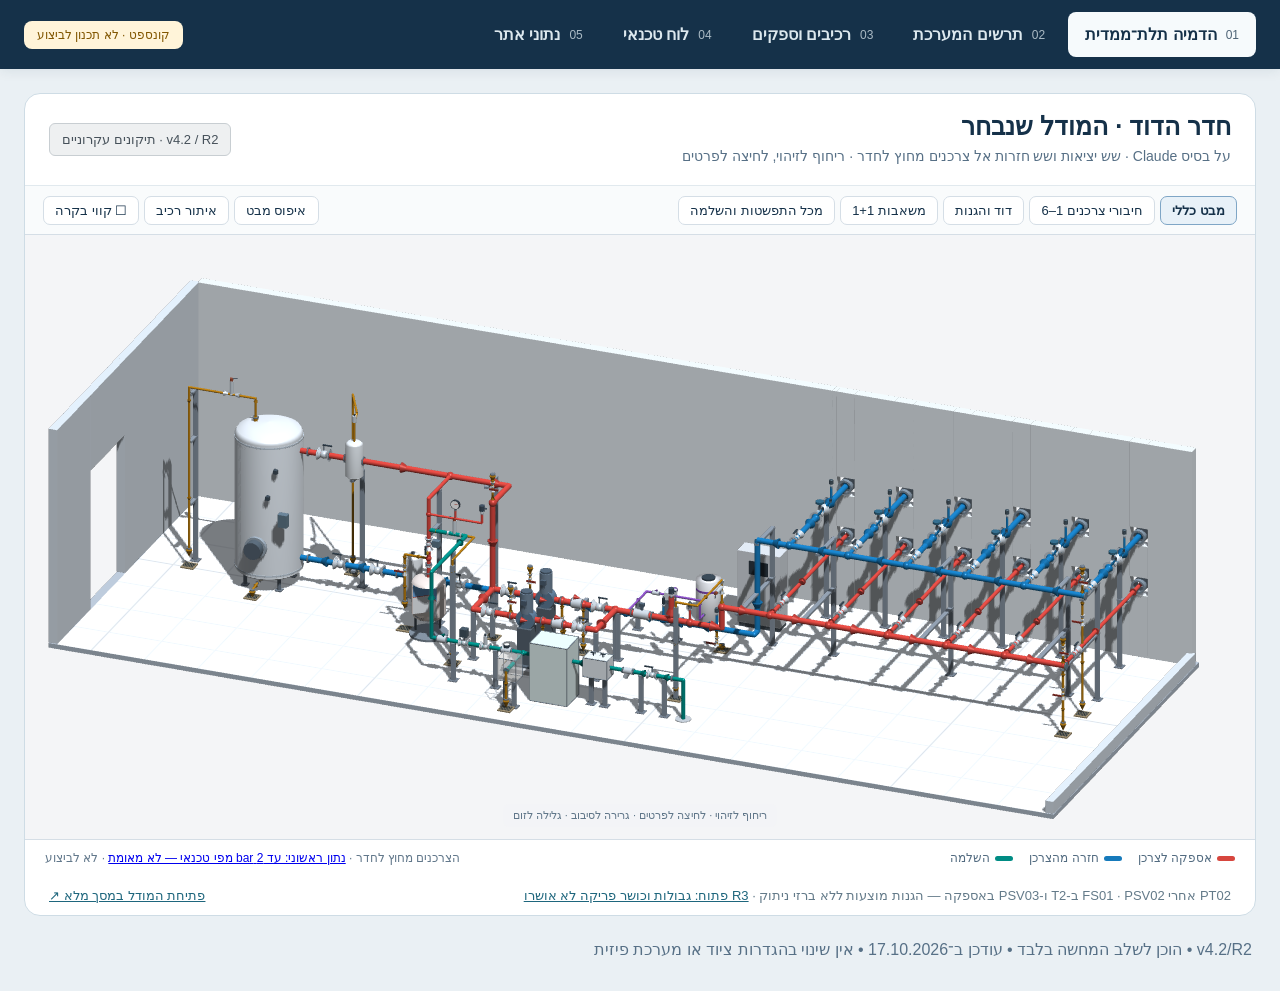
<file: index.html>
<!doctype html>
<html lang="he" dir="rtl">
<head>
<meta charset="utf-8"><meta name="viewport" content="width=device-width,initial-scale=1">
<title>מערכת חימום שוקולד — תרשים, ספקים ולוח טכנאי</title>
<style>
:root{font-family:Arial,"Noto Sans Hebrew",sans-serif;color:#153149;background:#eaf0f4;scroll-behavior:smooth}
*{box-sizing:border-box}body{margin:0}nav{position:sticky;top:0;z-index:2;padding:14px 24px;background:#153149;display:flex;align-items:center;gap:18px;flex-wrap:wrap;color:white}nav a{color:white;text-decoration:none;font-weight:700}nav a:hover{text-decoration:underline}.tag{margin-inline-start:auto;background:#fff4d9;color:#815600;padding:7px 13px;border-radius:8px;font-size:14px}main{max-width:2000px;margin:auto;padding:24px}section{scroll-margin-top:90px;margin-bottom:24px;background:white;border:1px solid #cedce5;border-radius:16px;overflow:hidden}.head{padding:22px 28px;border-bottom:1px solid #e1e9ee}.head h1,.head h2{margin:0 0 8px}.head p{margin:0;color:#577086;line-height:1.6}.drawing{width:100%;display:block;background:white}.detail{max-width:1050px;margin:auto;padding:16px}.content{padding:24px 28px;line-height:1.8;font-size:18px}.content p{margin:0 0 16px}.content a{color:#087c87}.links{display:flex;gap:12px;flex-wrap:wrap;padding:0 28px 22px}.links a{padding:10px 16px;border-radius:8px;background:#edf5f8;color:#153149;text-decoration:none;border:1px solid #ccdde6}.key{color:#c23e36;font-weight:700}.note{background:#fff7e7;border-right:4px solid #cf9222;padding:16px;border-radius:8px}.table{border-collapse:collapse;width:100%;max-width:700px;margin:18px 0}.table th,.table td{padding:12px 16px;text-align:right;border-bottom:1px solid #dce6ed}.table th{background:#eef5f8}summary{cursor:pointer;font-weight:bold;padding:12px 0}small{color:#577086}footer{padding:0 28px 32px;color:#577086}@media(max-width:650px){main{padding:10px}nav{gap:12px;padding:12px}.tag{display:none}.head,.content{padding:18px}.content{font-size:16px}}
</style>
<style>
/* Local presentation navigation and supplier analysis. */
:root{scroll-behavior:auto}
button{font:inherit;cursor:pointer}
a,button,summary{touch-action:manipulation}
a:focus-visible,button:focus-visible,summary:focus-visible,[tabindex]:focus-visible{outline:3px solid #d58c17;outline-offset:4px}
[hidden]{display:none!important}
.topbar{gap:22px;padding:12px 24px;box-shadow:0 2px 12px #102b3b15}
.brand{font-weight:700;line-height:1.4;white-space:nowrap}
.brand small{display:block;color:#c6d8e2;font-size:12px;font-weight:400}
.tabs{display:flex;gap:6px}
.tab{border:1px solid transparent;background:transparent;color:#dce8ee;padding:12px 16px;border-radius:8px;display:flex;gap:9px;align-items:center;font-weight:700;white-space:nowrap}
.tab .tab-number{font-size:12px;font-weight:400;opacity:.75}
.tab:hover{background:#24465f}
.tab[aria-selected="true"]{background:#f6fafc;color:#153149}
.topbar .tag{font-size:12px;white-space:nowrap}
.tab-panel{outline:none;scroll-margin-top:var(--presentation-anchor-offset,120px)}
.subnav,.section-links{display:flex;gap:8px;flex-wrap:wrap;margin:0 0 18px}
.subnav a,.section-links a{padding:9px 14px;color:#234c64;background:#f8fbfc;border:1px solid #cadbe4;border-radius:8px;text-decoration:none;font-size:14px}
.subnav a:hover,.section-links a:hover{border-color:#087c87;background:#e7f3f4}
.suppliers-panel{max-width:1600px;margin-inline:auto}
.suppliers-panel section{scroll-margin-top:110px}
.suppliers-panel p{line-height:1.75}
.suppliers-panel a{color:#006d79;text-underline-offset:3px}
.eyebrow{font-size:12px;font-weight:700;letter-spacing:.04em;color:#557083;margin-bottom:10px}
.supplier-intro .head{background:#153149;color:#fff;padding:26px 28px}
.supplier-intro .head h1{font-size:32px;line-height:1.25}
.supplier-intro .eyebrow,.supplier-intro .head p{color:#c9dce7}
.scope-grid{display:grid;grid-template-columns:repeat(3,1fr);padding:20px 28px;gap:28px}
.scope-grid>div+div{border-inline-start:1px solid #dfE8ee;padding-inline-start:28px}
.scope-label{display:block;color:#637b8a;font-size:12px;margin-bottom:5px}
.scope-grid strong{display:block;font-size:17px}
.scope-grid p{font-size:14px;color:#4f697b;margin:7px 0 0}
.section-heading{display:flex;align-items:flex-start;justify-content:space-between;gap:20px}
.badge{display:inline-block;font-size:12px;line-height:1.4;padding:5px 9px;border-radius:6px;white-space:nowrap;font-weight:700}
.confirmed{background:#e4f3ee;color:#1e634f}
.caution{background:#fff1d7;color:#81571a}
.core{background:#eaf1f8;color:#355779}
.existing{background:#ecedef;color:#56616e}
.comparison-cards{display:grid;grid-template-columns:1fr 1fr;gap:20px;padding:24px 28px}
.candidate{border:1px solid #d5e2e9;border-radius:12px;padding:22px;background:#f9fcfd}
.candidate h3{font-size:26px;margin:14px 0 3px}
.latin-name{text-align:right;color:#688091;margin:0!important;font-size:13px;letter-spacing:.02em}
.candidate p{font-size:16px;margin:12px 0 15px}
.source-link{font-size:14px}
.source-links{display:flex;flex-wrap:wrap;gap:8px 18px}
.table-wrap{overflow-x:auto;margin:0 28px 24px;border:1px solid #d6e3eb;border-radius:10px}
.comparison-table{border-collapse:collapse;width:100%;min-width:680px;text-align:right;font-size:15px;line-height:1.7}
.comparison-table caption{text-align:right;padding:10px 16px;color:#60788b;background:#f9fbfc;font-size:12px}
.comparison-table th,.comparison-table td{padding:14px 18px;border-top:1px solid #dfe8ee;vertical-align:top}
.comparison-table thead th{background:#eaf1f6;font-size:16px}
.comparison-table thead th:first-child{width:19%}
.comparison-table tbody th{font-weight:700;background:#f8fafc}
.comparison-table td{width:40.5%}
.comparison-table .badge{margin-inline-end:8px;margin-bottom:4px}
.recommendation{margin:0 28px 26px;padding:18px 22px;border-right:4px solid #267e82;background:#edf6f6;border-radius:8px}
.recommendation p{font-size:14px;color:#4d6878;margin:6px 0 0}
.component-toolbar{display:flex;justify-content:space-between;align-items:center;gap:12px;flex-wrap:wrap;padding:18px 28px}
.legend{display:flex;gap:8px;flex-wrap:wrap}
#toggle-components{background:white;border:1px solid #b5cbd8;border-radius:7px;padding:9px 13px;color:#234c64;font-size:14px}
#toggle-components:hover{background:#edf5f8}
.component-grid{display:grid;grid-template-columns:1fr 1fr;gap:12px;padding:0 28px 24px;align-items:start}
.component{border:1px solid #d1e0e8;border-radius:10px;background:#fff;overflow:hidden}
.component summary{display:flex;align-items:center;gap:12px;padding:17px 16px;list-style:none;min-height:94px}
.component summary::-webkit-details-marker{display:none}
.component summary::after{content:"+";font-size:22px;color:#557083;margin-inline-start:2px;font-weight:400}
.component[open] summary::after{content:"−"}
.component[open] summary{background:#f2f7fa;border-bottom:1px solid #d8e6ed}
.package-number{font-size:13px;color:#58788b;align-self:flex-start;padding-top:4px}
.package-title{flex:1;font-size:16px;line-height:1.5}
.package-title small{display:block;font-weight:400;font-size:12px;line-height:1.65;margin-top:4px}
.component-body{padding:18px 20px;font-size:14px;line-height:1.75}
.component-body p{margin:0 0 12px}
.component-body p:last-child{margin-bottom:0}
.pending{color:#5b6e7c}
.component-body .pending{border-top:1px solid #e5edf2;padding-top:12px}
.compact{padding-top:0;padding-bottom:24px;font-size:15px}
.compact .note{margin-bottom:0}
.supplier-grid{display:grid;grid-template-columns:repeat(3,1fr);padding:24px 28px;gap:16px}
.supplier-card{padding:22px;border:1px solid #d3e1e9;border-radius:10px}
.category-label{color:#526e81;font-size:12px}
.supplier-card h3{margin:10px 0;font-size:20px}
.supplier-card p{font-size:14px;margin:10px 0}
.supplier-card a{font-size:13px}
.supplier-card .pending{border-top:1px solid #e5edf2;padding-top:12px}
.alternatives{margin:0 28px 24px;padding:0 18px;border:1px solid #d1e0e8;border-radius:9px;background:#f8fbfc}
.alternatives summary{padding:16px 0;font-size:15px}
.alternative-grid{display:grid;grid-template-columns:1fr 1fr;gap:24px}
.alternative-grid p{font-size:14px;margin-top:0}
.proposal-grid{display:grid;grid-template-columns:repeat(3,1fr);gap:28px;padding:22px 28px}
.proposal-grid h3{font-size:18px;margin:0 0 12px}
.proposal-grid ul{padding-inline-start:20px;margin:0;font-size:15px;line-height:1.8}
.proposal-grid li+li{margin-top:9px}
.research-status{padding:18px 28px;background:#f5f8fa;border-top:1px solid #dce6ed;font-size:14px;line-height:1.8;color:#536d80}
.visualization-placeholder{max-width:1200px;margin-inline:auto}
.placeholder-content{padding:48px 28px;text-align:center;background:#f8fbfc}
.placeholder-label{display:inline-block;padding:9px 14px;border:1px dashed #9fb9ca;border-radius:8px;color:#45697e;font-size:14px}
.placeholder-content h2{font-size:28px;margin:20px 0 12px}
.placeholder-content p{max-width:650px;margin:0 auto 22px;color:#5a7384;line-height:1.8}
.placeholder-content a{display:inline-block;padding:12px 20px;background:#153149;border-radius:8px;color:white;text-decoration:none}
@media(max-width:1100px){.brand{display:none}.topbar{gap:10px}.supplier-grid{grid-template-columns:1fr 1fr}.tab{padding:11px 12px}.component summary{gap:8px}.component summary>.badge{font-size:11px}}
@media(max-width:760px){.topbar{padding:10px;gap:8px}.tabs{width:100%;gap:4px}.tab{flex:1;justify-content:center;padding:12px 6px;font-size:13px;gap:5px}.tab-number{display:none}.topbar .tag{display:none}.scope-grid,.comparison-cards,.component-grid,.supplier-grid,.proposal-grid,.alternative-grid{grid-template-columns:1fr}.scope-grid{gap:16px}.scope-grid>div+div{border-inline-start:0;padding-inline-start:0;border-top:1px solid #dfe8ee;padding-top:16px}.supplier-intro .head h1{font-size:27px}.comparison-cards,.supplier-grid{padding:18px;gap:14px}.scope-grid,.proposal-grid{padding:20px}.component-grid{padding:0 18px 18px}.component-toolbar{padding:18px}.component summary{min-height:84px}.component .badge{max-width:88px;white-space:normal}.table-wrap{margin:0 18px 18px}.recommendation{margin:0 18px 18px}.section-heading{display:block}.section-heading>.badge{margin-top:12px}.alternatives{margin:0 18px 18px}.placeholder-content{padding:32px 20px}.candidate h3{font-size:24px}}
@media print{.topbar,.subnav,.section-links,#toggle-components{display:none}.tab-panel[hidden]{display:none!important}main{padding:0}section{box-shadow:none;break-inside:avoid}body{background:white}.table-wrap{overflow:visible}.supplier-grid{grid-template-columns:repeat(2,1fr)}a{color:inherit}}
</style>
<style>
/* Selected 3D presentation is separate from the flat technician process mimic. */
.selected-visual{margin:0;max-width:none}.selected-visual .head{display:flex;align-items:center;justify-content:space-between;gap:20px;padding:18px 24px}.selected-visual .head h1{font-size:25px;margin:0 0 4px}.selected-visual .head p{font-size:14px}.selection-chip{background:#eef0f1;color:#46515a;border:1px solid #c8ced2;border-radius:6px;padding:8px 12px;white-space:nowrap;font-size:13px}.selected-view-frame{display:block;width:100%;height:max(470px,calc(100vh - 210px));border:0;background:#f3f5f7}.selection-foot{display:flex;gap:16px;justify-content:space-between;padding:12px 24px;font-size:13px;color:#637a89}.selection-foot a{color:#1e667d}
.topbar{gap:14px}.tabs{flex-shrink:0}@media(max-width:1380px){.topbar .brand{display:none}}@media(max-width:760px){.tabs{flex-wrap:wrap}.tabs .tab{flex:1 1 44%}.selected-visual .head{display:block}.selection-chip{display:inline-block;margin-top:10px}}
/* R2 HMI: neutral normal states; color is reserved for deviations. */
#technician{max-width:1920px;margin-inline:auto;color:#313538;--hmi-bg:#e8e9ea;--hmi-line:#72777b;--hmi-muted:#646a6e;--hmi-warn:#8a5900;--hmi-trip:#ac302c}
body:has(#technician:not([hidden])) main{padding:12px 18px}
.hmi-shell{background:var(--hmi-bg);border:1px solid #b9bdc1;border-radius:9px;overflow:hidden}.hmi-top{display:flex;align-items:center;justify-content:space-between;gap:12px;padding:12px 18px;background:#f2f3f3;border-bottom:1px solid #bfc4c7}.hmi-top h1{font-size:19px;margin:0}.hmi-revision{font-size:12px;color:#62686c}.hmi-demo-line{padding:9px 18px;font-size:12px;line-height:1.6;display:flex;gap:14px;align-items:center;flex-wrap:wrap;background:#f7f7f7;border-bottom:1px solid #c7cccf}.hmi-demo-line strong{color:#41474b}.hmi-demo-line label{margin-inline-start:auto}
#technician button,#technician select{font:inherit;border:1px solid #afb6bb;border-radius:5px;background:#f9fafb;color:#333a40;padding:8px 11px;font-size:12px}#technician button{cursor:pointer}#technician button:hover:not(:disabled){background:#fff;border-color:#596269}#technician button:disabled,#technician select:disabled{opacity:.45;cursor:not-allowed}.hmi-nav{display:flex;gap:5px;flex-wrap:wrap;padding:8px 12px;background:#f2f3f3;border-bottom:1px solid #c2c7ca}#technician .hmi-nav button{border-color:transparent;background:transparent}#technician .hmi-nav button[aria-pressed=true]{border-color:#a6adb2;background:#fff;font-weight:700}.hmi-nav .hmi-link{margin-inline-start:auto;align-self:center;font-size:12px;color:#676d72}
.hmi-content{padding:10px 12px}.hmi-status-line{display:flex;justify-content:space-between;gap:12px;align-items:center;margin-bottom:9px;font-size:12px;min-height:34px}.hmi-state-pill{font-weight:700}.hmi-alert-strip{display:flex;gap:6px;flex-wrap:wrap}.hmi-alert-strip:empty::before{content:'אין מידע תפעולי מאומת';color:#666}.hmi-alert-strip button[data-tone=trip]{color:var(--hmi-trip)!important;background:#fbe9e7!important;border-color:#d7a3a0!important}.hmi-alert-strip button[data-tone=warn]{color:var(--hmi-warn)!important;background:#fff0d8!important;border-color:#d7bf94!important}
.hmi-overview{background:#e8e9ea;border:1px solid #bfc4c7;border-radius:6px;overflow:hidden}.hmi-mimic-toolbar{padding:7px 12px;display:flex;justify-content:space-between;gap:12px;border-bottom:1px solid #c9cdcf;color:#5c6368;font-size:11px}.hmi-diagram-scroll{overflow:auto}.hmi-process{display:block;width:100%;height:auto;min-width:940px;max-height:calc(100vh - 380px);min-height:430px;direction:ltr;background:#e8e9ea}.hmi-process text{font-family:Arial,"Noto Sans Hebrew",sans-serif;fill:#3c4348}.hmi-process .pipe{fill:none;stroke:var(--hmi-line);stroke-width:5;stroke-linejoin:round;stroke-linecap:round}.hmi-process .return-pipe{stroke-width:3}.hmi-process .utility-pipe{stroke-width:2.5}.hmi-process .equip{fill:#f4f4f4;stroke:#697177;stroke-width:2}.hmi-process .node{fill:#70767b}.hmi-process .tag{font-size:20px;font-weight:700}.hmi-process .caption{font-size:15px;fill:#656d72}.hmi-process .status{font-size:20px;font-weight:700}.hmi-process .reading{font-size:26px;font-weight:700}.hmi-process .band{fill:url(#hmi-band);stroke:#a9afb3;stroke-width:1}.hmi-process [role=button]{cursor:pointer}.hmi-process [role=button]:hover .equip{stroke:#343b40;stroke-width:3}.hmi-process [role=button]:focus{outline:2px solid #5a6268}.hmi-process .alarm-marker circle{fill:#fff0d7;stroke:#9f6d1c;stroke-width:1.5}.hmi-process .alarm-marker text{fill:#815418;font-size:15px;font-weight:bold}.hmi-process .alarm-marker[data-tone=trip] circle{fill:#f8dedb;stroke:#ac302c}.hmi-process .alarm-marker[data-tone=trip] text{fill:#ac302c}.hmi-process .deviation{fill:#a8352e}.hmi-process .deviation-line{stroke:#ac302c}.hmi-process .unknown{fill:#6a7075}.hmi-process [data-running="true"] .equip{fill:#626b71;stroke:#41494e}.hmi-process [data-running="true"]>path{fill:#edf0f1;stroke:#edf0f1}.hmi-mimic-foot{padding:8px 12px;border-top:1px solid #c4c9cc;font-size:11px;display:flex;justify-content:space-between;gap:12px;color:#5d656a}.hmi-mimic-foot a{color:#4a5963}
.hmi-mini-trends{display:grid;grid-template-columns:repeat(4,1fr);gap:9px;margin-top:9px}.hmi-mini-trend{background:#f1f2f2!important;text-align:right;border-color:#c5c9cc!important;min-height:76px}.hmi-mini-trend strong{font-size:12px}.hmi-empty-chart{display:flex;justify-content:center;align-items:center;min-height:36px;margin-top:5px;border-bottom:1px solid #b9c0c4;color:#71787d;font-size:11px}.hmi-mini-trend small{float:left;color:#666e73;font-size:10px}.hmi-grid{display:grid;grid-template-columns:1fr 1fr;gap:14px}.hmi-box{background:#f7f8f8;border:1px solid #c2c8cc;border-radius:6px;overflow:hidden}.hmi-box-head{padding:12px 15px;border-bottom:1px solid #d4d8da;display:flex;justify-content:space-between;gap:10px;align-items:center}.hmi-box-head h2,.hmi-box-head h3{margin:0;font-size:15px}.hmi-box-head small{font-size:11px;color:#697075}.hmi-box-body{padding:15px;font-size:13px;line-height:1.8}.hmi-view-title{font-size:20px;margin:4px 0 8px}.hmi-view-sub{font-size:13px;line-height:1.8;color:#616a70;margin:0 0 15px}.hmi-controls{display:flex;gap:8px;flex-wrap:wrap;margin:12px 0;align-items:center}.hmi-controls label{display:flex;gap:7px;align-items:center}.hmi-controls select{max-width:100%}.hmi-note{font-size:12px;line-height:1.8;color:#5b656d;background:#edeff0;border:1px solid #d0d5d8;border-radius:4px;padding:10px 12px;margin:12px 0 0}.hmi-rows{margin:0}.hmi-rows>div{display:flex;justify-content:space-between;gap:16px;padding:7px 0;border-bottom:1px solid #dddfe1}.hmi-rows>div:last-child{border:0}.hmi-rows dt{color:#646c72}.hmi-rows dd{margin:0;text-align:left}.hmi-rows dd bdi{white-space:nowrap}.hmi-check{display:flex;align-items:flex-start;gap:8px;font-size:13px;line-height:1.8;margin:10px 0}.hmi-check input{margin-top:5px}.hmi-table-wrap{overflow:auto}.hmi-table{width:100%;border-collapse:collapse;text-align:right;font-size:12px;line-height:1.8;min-width:670px}.hmi-table th,.hmi-table td{padding:10px 13px;border-bottom:1px solid #d6dade;vertical-align:top}.hmi-table th{background:#e8ebed}.hmi-table .trip{color:#9f312c}.hmi-table .warn{color:#8c5e12}.hmi-tone{display:inline-block;padding:4px 7px;border-radius:4px;background:#e5e8ea;font-size:11px;margin:0 0 5px 5px}.hmi-tone.trip{background:#f8e1df;color:#a3322b}.hmi-tone.warn{background:#fff0d5;color:#815712}.hmi-alarm-title{font-size:18px;font-weight:700;margin:10px 0}.hmi-alarm-meta{font-size:11px;color:#6b7378}.hmi-alarm-action{background:#eceff0;padding:10px;font-size:13px;border-radius:4px}.hmi-alarm-picks{display:flex;gap:6px;flex-wrap:wrap;margin:12px 0}.hmi-alarm-help{font-size:12px;color:#657079}.hmi-water-grid{display:grid;grid-template-columns:repeat(3,1fr);gap:12px;margin-bottom:14px}.hmi-water-value{font-size:24px;font-weight:bold;margin:8px 0}.hmi-open-list{margin:0;padding-inline-start:20px;line-height:1.9}.hmi-sources{border:1px solid #c8ced2;border-radius:6px;background:#f8f9f9;margin-top:14px;padding:0 16px}.hmi-sources summary{font-size:13px}.hmi-sources p{font-size:12px;line-height:1.8}.hmi-sources a,.hmi-box a{color:#345d70}.hmi-dialog{max-width:750px;width:calc(100% - 32px);max-height:88vh;border:1px solid #969fa6;border-radius:8px;padding:0;background:#f5f6f6;color:#333c42}.hmi-dialog::backdrop{background:#27313970}.hmi-dialog header{padding:15px 20px;display:flex;justify-content:space-between;gap:15px;align-items:center;background:#e6e9eb;border-bottom:1px solid #c7cdd1}.hmi-dialog h2{font-size:18px;margin:0}.hmi-dialog-content{padding:18px 20px;font-size:13px;line-height:1.9}.hmi-dialog-content p{margin:0 0 13px}.hmi-dialog .hmi-table{min-width:500px}.hmi-command-area{border-top:1px solid #c9d0d4;margin-top:16px;padding-top:10px}.hmi-confirmation{font-size:12px;display:flex;gap:8px;align-items:center;margin-bottom:10px}.hmi-secondary-status{font-size:12px;color:#626d74}.hmi-offline .hmi-process .reading,.hmi-offline .hmi-process .status{fill:#697178}#hmi-announcement{position:absolute;width:1px;height:1px;overflow:hidden;clip-path:inset(50%)}
@media(max-width:1000px){.hmi-grid{grid-template-columns:1fr}.hmi-process{max-height:none}.hmi-nav .hmi-link{display:none}.hmi-status-line{align-items:flex-start}.hmi-mini-trends{grid-template-columns:repeat(4,1fr)}}@media(max-width:650px){body:has(#technician:not([hidden])) main{padding:8px}.hmi-content{padding:8px}.hmi-top{padding:12px}.hmi-top h1{font-size:17px}.hmi-demo-line{padding:9px 12px;gap:8px}.hmi-demo-line label{margin-inline-start:0}.hmi-revision{font-size:10px}.hmi-water-grid,.hmi-mini-trends{grid-template-columns:1fr}.hmi-process{min-height:0;min-width:1040px}.hmi-status-line{flex-wrap:wrap}.hmi-mimic-foot span:last-child{display:none}.hmi-mimic-toolbar span:last-child{display:none}}

#technician.hmi-expanded{position:fixed;inset:0;z-index:20;max-width:none;padding:0;overflow:auto;background:#e8e9ea}#technician.hmi-expanded .hmi-shell{border-radius:0;min-height:100vh}#technician.hmi-expanded .hmi-top{display:none}#technician.hmi-expanded .hmi-demo-line{padding:5px 12px}#technician.hmi-expanded .hmi-nav{padding:4px 10px}#technician.hmi-expanded .hmi-content{padding:6px 10px}#technician.hmi-expanded .hmi-process{min-height:0;height:calc(100vh - 290px);max-height:none}#technician.hmi-expanded .hmi-mini-trend{min-height:62px;padding:5px 10px}#technician.hmi-expanded .hmi-empty-chart{min-height:25px}#technician.hmi-expanded .hmi-mini-trends{margin-top:6px}#technician .hmi-mimic-toolbar #hmi-expand{padding:4px 8px;font-size:11px}.hmi-process .alarm-marker{cursor:pointer}
/* Public showcase only: explicit examples, separate from the engineering package. */
#technician .hmi-demo-line{align-items:center;padding:10px 16px;gap:16px;background:#fff6db}
#technician .hmi-demo-line strong{font-size:25px;letter-spacing:.04em;color:#493e22;white-space:nowrap}
.hmi-demo-copy{font-size:12px;line-height:1.6}.hmi-demo-copy span{display:block}
.hmi-demo-scenarios{display:grid;grid-template-columns:repeat(4,minmax(0,1fr));gap:10px;padding:12px 16px 7px;background:#f7f8f8}
#technician .hmi-demo-scenarios button{min-height:48px;font-size:16px;font-weight:700;padding:10px}
#technician .hmi-demo-scenarios button[aria-pressed=true]{background:#39454e;border-color:#39454e;color:#fff;box-shadow:inset 0 -3px #89969f}
.hmi-demo-help{padding:0 16px 8px;font-size:11px;color:#677078;background:#f7f8f8}
.hmi-scenario-note{font-size:12px;line-height:1.6;margin:0 0 8px;min-height:20px;color:#505c63}
#technician .hmi-mismatch{border:1px solid #c88780;background:#f8e1df;color:#8b2c26;padding:9px 12px;margin-bottom:9px;width:100%;text-align:right}
.hmi-process .example-label{font-size:13px;fill:#6a7075}.hmi-process .line-example{font-size:21px;font-weight:700}
.hmi-process .branch-delta{font-size:14px;fill:#606b72}.hmi-process .return-example{font-size:24px}
#technician.hmi-expanded .hmi-process{height:calc(100vh - 380px);min-height:360px}
@media(max-width:650px){.hmi-demo-scenarios{grid-template-columns:repeat(2,minmax(0,1fr));padding:10px}.hmi-demo-help{padding-inline:10px}#technician .hmi-demo-scenarios button{font-size:14px}.hmi-demo-line{align-items:flex-start!important}}
/* Public mobile viewing controls; SVG coordinates stay left-to-right, Hebrew UI stays RTL. */
.hmi-diagram-scroll{direction:ltr;scroll-behavior:smooth}.hmi-diagram-scroll .hmi-process{direction:ltr}
.hmi-scale-controls{display:flex;gap:5px;flex-wrap:wrap;direction:rtl}.hmi-mimic-toolbar{flex-wrap:wrap;align-items:center}
#technician .hmi-scale-controls button{padding:5px 8px;font-size:12px;min-height:32px}
#technician .hmi-diagram-scroll.is-fit .hmi-process{width:100%;min-width:0;height:auto;min-height:0;max-height:none}
@media(max-width:650px){.hmi-mimic-toolbar>span:first-child{width:100%}.hmi-scale-controls{width:100%;justify-content:space-between}.hmi-diagram-scroll:not(.is-fit) .hmi-process{width:1040px;min-width:1040px;height:auto;min-height:0;max-height:none}}
</style>
<link rel="stylesheet" href="assets/site-input-ui.css?rev=a4-20261017-r1">
<link rel="stylesheet" href="assets/site-input-bindings.css?rev=a4-20261017-r1">
<link rel="stylesheet" href="assets/site-calc-ui.css?rev=a4-20261017-r1">
<link rel="stylesheet" href="assets/site-calc-graphs.css?rev=a4-20261017-r1">
<script defer src="assets/site-calc-schema.js?rev=a4-20261017-r1"></script>
<script defer src="assets/site-input-core.js?rev=a4-20261017-r1"></script>
<script defer src="tools/compute_site.js?rev=a4-20261017-r1"></script>
<script defer src="assets/site-input-ui.js?rev=a4-20261017-r1"></script>
<script defer src="assets/site-calc-graphs.js?rev=a4-20261017-r1"></script>
<script defer src="assets/site-calc-ui.js?rev=a4-20261017-r1"></script>
<script defer src="assets/site-data-public.js?rev=a4-20261017-r1"></script>
</head>
<body>
<nav class="topbar" aria-label="ניווט במצגת">
<div class="brand">מערכת חימום שוקולד<small>מפעל שוקולד</small></div>
<div class="tabs" role="tablist" aria-label="פרקי המצגת">
<button type="button" class="tab" role="tab" id="tab-visualization" aria-controls="visualization" aria-selected="false" tabindex="-1"><span class="tab-number" aria-hidden="true">01</span>הדמיה תלת־ממדית</button>
<button type="button" class="tab" role="tab" id="tab-schematic" aria-controls="schematic" aria-selected="true" tabindex="0"><span class="tab-number" aria-hidden="true">02</span>תרשים המערכת</button>
<button type="button" class="tab" role="tab" id="tab-suppliers" aria-controls="suppliers" aria-selected="false" tabindex="-1"><span class="tab-number" aria-hidden="true">03</span>רכיבים וספקים</button>
<button type="button" class="tab" role="tab" id="tab-technician" aria-controls="technician" aria-selected="false" tabindex="-1"><span class="tab-number" aria-hidden="true">04</span>לוח טכנאי</button>
<button type="button" class="tab" role="tab" id="tab-site-data" aria-controls="site-data" aria-selected="false" tabindex="-1"><span class="tab-number" aria-hidden="true">05</span>נתוני אתר</button>
</div><span class="tag">קונספט · לא תכנון לביצוע</span>
</nav>
<main>
<div id="visualization" class="tab-panel" role="tabpanel" aria-labelledby="tab-visualization" tabindex="0" hidden>
<section class="selected-visual">
<div class="head"><div><h1>חדר הדוד · המודל שנבחר</h1><p>על בסיס Claude · שש יציאות ושש חזרות אל צרכנים מחוץ לחדר · ריחוף לזיהוי, לחיצה לפרטים</p></div><span class="selection-chip">v4.2 / R2 · תיקונים עקרוניים</span></div>
<iframe id="selected-model-frame" class="selected-view-frame" src="assets/selected-model-view-he.html?embedded=1&amp;rev=r2" title="חדר הדוד בתלת־ממד: שני מסלולי סחרור ושישה זוגות חיבורים"></iframe>
<div class="selection-foot"><span>PT02 אחרי FS01 · PSV02 ב-T2 ו-PSV03 באספקה — הגנות מוצעות ללא ברזי ניתוק · <a href="concept-notes-he.html">R3 פתוח: גבולות וכושר פריקה לא אושרו</a></span><a href="assets/selected-model-view-he.html" target="_blank" rel="noopener">פתיחת המודל במסך מלא ↗</a></div>
</section>
</div>
<div id="schematic" class="tab-panel" role="tabpanel" aria-labelledby="tab-schematic" tabindex="0">
<div class="subnav" aria-label="ניווט בתרשים"><a href="#schematic">המערכת המלאה</a><a href="#expansion">הגדלת חיבור המכל</a><a href="#temperature">טמפרטורת השוקולד</a><a href="#basis">מקורות והנחות</a><a href="concept-notes-he.html">עקרונות וגבולות הקונספט</a></div>

<section id="system">
<div class="head"><h1>חדר הדוד — תרשים מתואם, v4.2 / R2</h1><p>מפעל שוקולד • תיקונים עקרוניים לבדיקה נפרדת; נתוני אתר ויצרן טרם הושלמו</p></div>
<a href="boiler-workshop-schematic-he-v4.svg" target="_blank" title="פתיחת התרשים בגודל מלא"><img class="drawing" src="boiler-workshop-schematic-he-v4.svg" alt="v4.2/R2: דוד בחדר נפרד, שתי משאבות במקביל, שישה זוגות חיבורים חיצוניים, מכל התפשטות והשלמה"></a>
<div class="content"><p class="note">מהדורת v4.2/R2 מציגה שישה זוגות חיבורים חיצוניים בלבד, ולא את ציוד המפעל עצמו. PT01 נשאר ביניקה, PT02 באספקה אחרי FS01. PSV02 מחובר ישירות ל-T2 ו-PSV03 לאספקה, ללא ברזי ניתוק; זו הגנה מוצעת ללא קביעה של כושר או לחץ פתיחה. זו אינה כמות להזמנה. תכולת הרכש נשארת מערכת המים עד לממשקים; שאלות ספיקת מינימום, מעטפת לחצים והגנת מוצר נשארו לתכנון לפי נתונים.</p></div>
<div class="links"><a href="boiler-workshop-connections-he-v4.json" download>גרף חיבורים — v4.2/R2</a><a href="boiler-workshop-schematic-he-v4.svg" download>הורדת תרשים וקטורי</a><a href="assets/water-treatment-control-he.html">מחקר המים והבקרה</a></div>
</section>
<section id="redundancy">
<div class="head"><h2>שתי משאבות · עובדת וגיבוי</h2><p>דרישת זמינות מוצעת למערכת זו, ולא כלל מחייב לכל מערכת חימום.</p></div>
<div class="content"><p><bdi>P01A / P01B</bdi> מחוברות במקביל. כל אחת תיבחר בהמשך עבור מלוא ספיקת התכן והעומד הנדרשים. לכל ענף ברז בידוד בכניסה וביציאה ואל־חוזר בצד הסניקה. <bdi>T1</bdi> מחבר את מכל ההתפשטות בצד היניקה המשותף; <bdi>FS01</bdi> נמצא אחרי איחוד הענפים.</p>
<p><strong>נדרש לתכנן ולאמת מעבר אוטומטי לגיבוי:</strong> פקודה, משוב ריצה, תקלה וזמינות מכל משאבה; אישור זרימה נפרד; החלפת תורנות והפעלה תקופתית לפי הציוד. אובדן אישור זרימה חוסם חימום ומינון. כשאין נתיב או כשכל הענפים סגורים, נדרשת עצירת סחרור ללא ניסיונות רזרבה חוזרים. מעבר רזרבה יוגבל לניסיון אחד: משוב עצירת משאבת המקור, משוב ריצה חדש מהרזרבה ו-FS01 חדש. FS01 ישן אינו מוכיח מעבר. רזרבה בידני או בשירות אינה מפסיקה עובדת תקינה; החלפת העובדת חוסמת חימום עד הוכחה חדשה. החזרה לחימום נשארה ידנית: אישור ראייה, איפוס ובקשה חדשה; חידוש אוטומטי דורש החלטת בעלים, מהנדס ונתוני קירור. איפוס נעילה אינו מפעיל חימום. רצף המעבר, זמני ההשהיה, Qmin וקירור לאחר עצירה ייבדקו עם ספק המכלול; לא נבחר מעקף שרירותי.</p>
<p>משאבת גיבוי אינה מגינה מפני כשל משותף: דוד, חשמל, לוח/בקר, FS01 משותף, סעפות או נתיב מים. אין דירוג הסתברות בין כשלים אלה. דיון בדוד נוסף תלוי בזמן ההשבתה המותר ובדרישות הזמינות. שתי משאבות מצוירות אינן הוכחת מעבר שנבדק.</p>
<p>מקורות לעיקרון: <a href="https://api.grundfos.com/literature/Grundfosliterature-5235975.pdf" target="_blank" rel="noopener">Grundfos — מצב עבודה וגיבוי, סעיף 13.43</a>; <a href="https://cms.media.wilo.com/dcianimpfinder/wilo713711/9534891/en-GB/2335794571.html" target="_blank" rel="noopener">Wilo — הגדרת שתי משאבות נפרדות לפעולה משותפת</a>. אין כאן בחירה של דגם משאבה.</p>
<p class="note">מהדורת v4.2/R2 מתאמת את גרף החיבורים, התרשים, תקריב המכל, ההמחשה ולוח הטכנאי. זו המחשה לבדיקה הנדסית נפרדת; מידות, הספקים, גבולות לחצים, מינימום זרימה, כימיה וערכי הפעלה טרם נקבעו.</p></div>
</section>
<section id="expansion">
<div class="head"><h2>מכל ההתפשטות — החיבור נראה במלואו</h2><p>מהמחבר T1 לפני היניקה המשותפת למשאבות, דרך T2 וברז שירות נעול פתוח, אל חיבור המים היחיד של המכל.</p></div>
<div class="detail"><img class="drawing" src="assets/boiler-expansion-detail-he-v4.svg" alt="תקריב: T1, חיבורי PI01 ו-PT01, כניסת מי השלמה ל-T2 מחוץ למכל, ברז שירות פתוח, ניקוז שירות סגור ומכל עם ממברנה"></div>
<div class="content"><p><strong>מי ההשלמה נכנסים למחבר T2 שמחוץ למכל.</strong> המכל מקבל ומחזיר מים באותה שלוחה. מד הלחץ והחיישן נמצאים בצד המערכת לפני ברז השירות; הם אינם מודדים את לחץ הגז או את תקינות הממברנה. בזמן שירות למכל החימום מושבת.</p></div>
<div class="links"><a href="assets/boiler-expansion-detail-he-v4.svg" download>פתיחת תקריב וקטורי v4.2/R2</a></div>
</section>
<section id="temperature">
<div class="head"><h2>טמפרטורת השוקולד — יעד ראשוני של <bdi>45 °C</bdi></h2><p>היישום שאושר לשלב המודל: אחסון ושינוע של שוקולד נוזלי שאינו מטומפר.</p></div>
<div class="content">
<p class="note"><strong><bdi>45 °C</bdi> מתייחס לשוקולד עצמו.</strong> זהו יעד שנבחר למודל, ולא הוראת הפעלה. סוג השוקולד, המתכון וזמן השהייה ייבדקו עם טכנולוג המפעל. טמפרטורת מי המעטפת תיקבע בנפרד.</p>
<p>יצרן מכלי השוקולד AkayGAM מפרסם את הטווחים הבאים כנקודות התחלה תלויות־מתכון, ולא כמגבלות אוניברסליות. <a href="https://akaygam.com/chocolate-storage-tank.html" target="_blank" rel="noopener">מקור: תנאי העבודה של מכלי האחסון</a>.</p>
<table class="table"><thead><tr><th>המוצר</th><th>אחסון נוזלי — טווח ייחוס בלבד</th></tr></thead><tbody><tr><td>שוקולד מריר</td><td><bdi>45–50 °C</bdi></td></tr><tr><td>שוקולד חלב ולבן</td><td><bdi>40–45 °C</bdi></td></tr></tbody></table>
<p><strong>טמפרטורת המוצר וטמפרטורת המים אינן אותו משתנה.</strong> כוונת התכנון היא למדוד את המוצר ואת מי החימום ולהגדיר ויסות מקומי והגבלת חימום לפי הצרכן. מדידת טמפרטורת הדוד לבדה אינה מוכיחה שהשוקולד נשמר ביעד. מיקום החיישנים, השסתומים ושיטת הוויסות המקומי יפורטו בהמשך.</p>
<p>טמפרטורות ההמסה המופיעות במדריכי טמפרור אינן הוראת אחסון ממושך. לדוגמה, Callebaut מציג עקומות שונות למתכונים שונים; אין להסיק מהן יעד אחיד של <bdi>55 °C</bdi> לכל מוצר. <a href="https://www.callebaut.com/en-GB/guide-different-tempering-methods" target="_blank" rel="noopener">מקור: Callebaut — עקומות עיבוד לפי מתכון</a>.</p>
</div>
</section>
<section id="basis">
<div class="head"><h2>בסיס הנדסי וגבולות המודל</h2><p>בדיקת החיבורים התבססה על הקווים והסמלים המצוירים ועל גרף החיבורים של אותו תרשים.</p></div>
<div class="content">
<p>מיקום חיבור ההרחבה סמוך לכניסת המשאבה: <a href="https://www.caleffi.com/en-us/blog/2-basic-concepts-detailing" target="_blank" rel="noopener">Caleffi — עקרונות מערכת מים סגורה</a>. חיבור מילוי לקו המכל, ברז שירות, מחבר פירוק וניקוז: <a href="https://www.amtrol.com/wp-content/uploads/2019/06/9017-094-01_19-EXTROL-L-Series-IO.pdf#page=2" target="_blank" rel="noopener">Amtrol — דוגמת הוראות יצרן, עמודים 2–3</a>. סדרת Amtrol זו אינה ציוד שנבחר לפרויקט.</p>
<p>פונקציות מילוי, ויסות לחץ והגנת מקור המים: <a href="https://www.caleffi.com/en-int/products/filling-units" target="_blank" rel="noopener">Caleffi — מכלולי מילוי</a>. הסמלים מייצגים פונקציות; חלקן עשויות להיות משולבות באותו מכלול. אל־חוזר בקו ההשלמה אינו מחליף הגנה מתאימה מפני זיהום מקור המים.</p>
<p>בהפעלה רגילה VET פתוח ומקובע ו-DVET סגור. חיווי פתיחה ZSO_VET מוצע אך אינו מחובר במודל למפעל; הוא אינו מחליף קיבוע מכני או בדיקת מעבר מים. סגור/לא ידוע חוסם חימום. PI01/PT01 נמצאים בצד המערכת לפני ברז השירות, ואינם מודדים לחץ גז או ממברנה. תנוחת המכל ותמיכתו לפי היצרן. השלמה קרה מפוקחת חסומה כברירת מחדל: נדרש נוהל מאושר וגבולות משתנים, הגנת לחץ ופריקות, מצב קר, PT01/PT02, FQ01 ומשובי עצירת משאבות וכיבוי חימום. בקשת מפעיל נפרדת פותחת מחזור יחיד; חריגה סוגרת ונועלת, וסיום דורש משוב סגור ואפס זרימה חדשים. פקודה אינה הוכחת אטימה.</p>
<p><strong>טרם נקבעו:</strong> הספק, דגם, קטרים, ספיקה, נפח המכל, קדם־לחץ, לחצי עבודה, כימיקלים ומינונים. נדרשים בהמשך גם תכנון ספיקת מינימום, ויסות הצרכנים, תכנון הניקוזים, אישור הגנת מי ההזנה ובדיקת התאמה למוצר ולחומרים.</p>
<p>PSV של הדוד אינו מוכיח הגנה על כל המעטפות והנפחים הניתנים לבידוד. יש לבחון לחצים מותרים, נוזל כלוא ונתיבי פריקה לכל מקטע. יעד פריקה בטוח חיצוני מסומן כממשק, ואינו מתקן ניקוז שתוכנן.</p><p class="note"><strong>נתון ראשוני · נתון לא מאומת:</strong> עד <bdi>2 bar</bdi> למעטפות לפי טכנאי, ללא דרכון. טרם ידוע: יחסי/מוחלט, עבודה/מרבי, והאם חל על כל השישה. לחץ מקומי כולל גובה ועומד משאבה; PT02 מוסיף מדידה באספקה. PSV02/PSV03 מוצעים, אך לחץ פתיחה וכושר פריקה טרם נקבעו והגנת מקטעים כלואים נשארה פתוחה. אין ערכי כיוון. <a href="concept-notes-he.html#pressure">היסטוריית ניתוח R3: ויסות, מדידות ואנרגיה ←</a></p>
<p>נדרשת אנליזה עדכנית של מי הכניסה למפעל ושל מי המעגל. מידע כללי על מי השתייה אינו מחליף בדיקה בנקודת החיבור. <a href="concept-notes-he.html#water">איכות מים ונתונים להשלמה ←</a></p>
</div>
</section>
</div>

<div id="suppliers" class="tab-panel suppliers-panel" role="tabpanel" aria-labelledby="tab-suppliers" tabindex="0" hidden>
<section class="supplier-intro">
  <div class="head">
    <div class="eyebrow">03 / רכיבים וספקים · בדיקת מקורות: 16.10.2026</div>
    <h1>חבילת חימום אחת. אחריות ברורה.</h1>
    <p>מפת הרכיבים וערוצי האספקה עד לחיבורי המעטפות. R2 מוסיף PT02 באספקה ו-PSV02/PSV03 מוצעים ללא בידוד; לחץ פתיחה, כושר פריקה וגבולות המעטפות עדיין לא אושרו.</p>
  </div>
  <div class="scope-grid">
    <div><span class="scope-label">מזמינים</span><strong>מערכת חימום מים שלמה</strong><p>דוד, סחרור, בטיחות, התפשטות, מילוי, טיפול במים, מכשור ובקרה — בתכולה מוסכמת.</p></div>
    <div><span class="scope-label">מחברים לציוד קיים</span><strong>צנרת שוקולד ומכלים</strong><p>מעטפות החימום קיימות. אין כאן הזמנה של צנרת שוקולד חדשה או של מכלי שוקולד חדשים.</p></div>
    <div><span class="scope-label">שלב ההחלטה</span><strong>בירור טכני והשוואת תכולה</strong><p>טרם נבחרו ספק, דגם, הספק, מידות או כמויות. זהו בסיס לדיון ולהכנת בקשה להצעה.</p></div>
  </div>
</section>
<div class="section-links" aria-label="ניווט ברכיבים ובספקים">
  <a href="#comparison">השוואת האינטגרטורים</a><a href="#components">פירוט הרכיבים</a><a href="#specialists">ספקים משלימים</a><a href="#proposal">מה לבקש בהצעה</a>
</div>

<section id="comparison">
  <div class="head section-heading"><div><div class="eyebrow">ספק ראשי למערכת</div><h2>רמי רז או גרינטק?</h2><p>שני מועמדים לבירור. אף אחד מהם טרם אישר את מלוא התכולה של התרשים שלנו.</p></div><span class="badge caution">טרם נבחר ספק</span></div>
  <div class="comparison-cards">
    <article class="candidate">
      <span class="badge confirmed">תיאור פומבי של מודול מים משולב</span>
      <h3>רמי רז הנדסה</h3><p class="latin-name" dir="ltr">Rami Raz Engineering</p>
      <p>באתר מתוארים מודולי חימום למים הכוללים גופי חימום, משאבות, לוחות חשמל ובקרה ואביזרים נלווים. מתוארים גם תכנון, התקנה, הרצה ותחזוקה.</p>
      <a class="source-link" href="https://ramiraz.com/electric-heat-tracing/" target="_blank" rel="noopener noreferrer">מקור הספק: מערכות חימום משולבות ↗</a>
    </article>
    <article class="candidate">
      <span class="badge confirmed">קטלוג דודי מים + שירותי הקמה</span>
      <h3>גרינטק הנדסה</h3><p class="latin-name" dir="ltr">Greentech Engineering</p>
      <p>באתר מופיעים דודי מים חמים חשמליים. בנפרד, החברה מציגה פרויקטים בשיטת הכול כלול, התקנה, הפעלה, הדרכה, תחזוקה וחלפים.</p>
      <div class="source-links"><a class="source-link" href="https://greentech-ig.co.il/מוצרים/דודי-מים-חמים-בחשמל/" target="_blank" rel="noopener noreferrer">קטלוג דודי מים חשמליים ↗</a><a class="source-link" href="https://greentech-ig.co.il/אודות/" target="_blank" rel="noopener noreferrer">שירותים והקמה ↗</a></div>
    </article>
  </div>
  <div class="table-wrap" tabindex="0" role="region" aria-label="טבלת השוואה בין רמי רז לגרינטק">
    <table class="comparison-table">
      <caption>מה ידוע מהמקורות — ומה צריך לקבל בכתב</caption>
      <thead><tr><th scope="col">נושא</th><th scope="col">רמי רז</th><th scope="col">גרינטק</th></tr></thead>
      <tbody>
        <tr><th scope="row">צורת האספקה</th><td>תיאור מפורש של יחידת חימום מים משולבת, מותאמת לפרויקט.</td><td>קטלוג דודי מים חשמליים; הרכב החבילה למעגל שלנו דורש פירוט.</td></tr>
        <tr><th scope="row">משאבות ולוח בקרה</th><td>נכללים בתיאור המודול. סוג, כמות ואלגוריתם יוגדרו בהצעה.</td><td>יש לברר אם כלולים בהצעת הדוד או בחבילת ההקמה.</td></tr>
        <tr><th scope="row">חיבור למעטפות הקיימות</th><td colspan="2"><span class="badge caution">נדרש אישור משני המועמדים</span> גבולות צנרת המים, ויסות הענפים, התאמה ללחצי המעטפות, ספיקת מינימום ובדיקות מסירה.</td></tr>
        <tr><th scope="row">איכות מים וכימיה</th><td colspan="2">לא הוכחה תכולה מלאה לפרויקט שלנו. יש לכלול בדיקת מים, תוכנית טיפול, מינון ובקרה, עם אחריות משולבת מול יצרן הדוד.</td></tr>
        <tr><th scope="row">תחזוקה באתר המפעל</th><td>תחזוקה נכללת בתיאור השירות; זמני תגובה, חלפים וכיסוי האתר לא אושרו.</td><td>תחזוקה וחלפים מופיעים במדיניות השירות; זמני תגובה וכיסוי האתר לא אושרו.</td></tr>
        <tr><th scope="row">ניסיון ביישום דומה</th><td colspan="2">נדרש פרויקט ייחוס של חימום מים למעטפות בתעשיית המזון. ניסיון בקיטור או בחימום חשמלי ישיר לבדו אינו מוכיח התאמה למעגל הזה.</td></tr>
      </tbody>
    </table>
  </div>
  <div class="recommendation"><strong>סדר בירור מוצע: רמי רז תחילה, גרינטק להשוואה.</strong><p>זהו ניתוח של ההתאמה הפומבית לצורת החבילה המבוקשת. ההכרעה תהיה לפי הצעה עם תכולה מלאה, אחריות ותוכנית שירות. אין כאן אישור טכני או בחירה מסחרית.</p></div>
</section>

<section id="components">
  <div class="head"><div class="eyebrow">מה נמצא בתרשים</div><h2>מפת רכיבים לפי חבילות אספקה</h2><p>המספור מסייע לדיון. הוא אינו כתב כמויות; חלק מהפונקציות עשויות להגיע בתוך אותו מכלול.</p></div>
  <div class="component-toolbar"><div class="legend"><span class="badge core">בתכולת הבקשה</span><span class="badge caution">מותנה בבדיקה</span><span class="badge existing">ציוד קיים</span></div><button type="button" id="toggle-components" aria-controls="component-list" aria-expanded="false">פתיחת כל הפירוט</button></div>
  <div class="component-grid" id="component-list">
    <details class="component">
      <summary><span class="package-number">01</span><span class="package-title">מקור החום החשמלי<small><bdi>B01</bdi> · דוד מים חמים תעשייתי</small></span><span class="badge core">בתכולה</span></summary>
      <div class="component-body"><p>דוד עם גופי חימום טבולים, חיבורי מים, מכלולי כוח ובקרת חימום, והגנות עצמאיות לטמפרטורת־יתר ולחוסר מים לפי היצרן. מפרט המודול יבהיר מה כבר מובנה בו.</p><p><strong>אחריות מבוקשת:</strong> האינטגרטור הראשי. רמי רז / גרינטק; קרשין־שלו כערוץ חלופי לבדיקת הדוד.</p><p class="pending">בתיקון R1 ההיסטורי נוספו ומופיעים גם כעת VB01I/VB01O לבידוד הדוד ו-DB01 לניקוז. THH_B01, LW_B01 ו-K_HEAT מייצגים פונקציות הגנה/כוח עצמאיות מוצעות; חיווי וסכמת המימוש לפי יצרן הדוד. הגנת בטיחות דורשת איפוס מקומי לאחר בירור, ללא עקיפה מה-HMI. דגם, הספק וחומרים טרם נבחרו.</p></div>
    </details>
    <details class="component">
      <summary><span class="package-number">02</span><span class="package-title">סחרור והפרדת אוויר ומשקעים<small>שתי משאבות 1+1 · מפרידים · <bdi>FS01</bdi></small></span><span class="badge core">בתכולה</span></summary>
      <div class="component-body"><p>שתי משאבות סחרור במקביל <bdi>P01A / P01B</bdi>, עובדת וגיבוי; ארבעה ברזי בידוד ושני אל־חוזרים. נדרשת בקרה למעבר לגיבוי ולתורנות עם משוב נפרד מכל משאבה. מפריד אוויר ושחרור אוטומטי, מפריד משקעים ואישור זרימה משותף <bdi>FS01</bdi>. כל משאבה תיבחר למלוא דרישת התכן; נדרשת גישה לשירות.</p><p><strong>ערוצים אפשריים:</strong> מכלול המשאבות והבקרה כחלק מחבילת האינטגרטור; בלאס / Spirotech למפרידים; רדט או מודוטק למכשור הזרימה.</p><p class="pending"><bdi>FS01</bdi> הוא אישור משותף ואינו מוכיח זרימה בכל ענף; <bdi>FQ01</bdi> מודד השלמה. נוספו VDSI/VDSO ו-DDS01 לבידוד/פריקת DS01; DPA1/DPA2/DPB1/DPB2 לניקוז משני צדי אל־חוזרי המשאבות, ואוורור VPA/VPB לפי הדגם. פתרון ספיקת מינימום, תורנות ורצף קירור עדיין טעונים נתונים ובדיקה.</p></div>
    </details>
    <details class="component">
      <summary><span class="package-number">03</span><span class="package-title">מכל התפשטות ומדידת לחץ<small><bdi>ET01 · T1 · T2 · VET · ZSO_VET · PI01 · PT01</bdi></small></span><span class="badge core">בתכולה</span></summary>
      <div class="component-body"><p>מכל ממברנה עם תמיכה עצמאית; שלוחה מ־<bdi>T1</bdi> לפני היניקה המשותפת למשאבות; <bdi>T2</bdi> חיצוני למכל; ברז שירות <bdi>VET</bdi> נעול פתוח, מחבר פירוק, ברז ניקוז שירות <bdi>DVET</bdi> וקו ניקוז. מד לחץ <bdi>PI01</bdi> וחיישן <bdi>PT01</bdi> בצד המערכת לפני ברז השירות.</p><p><strong>ערוצים אפשריים:</strong> א.ש.ל למכל ואביזרי חימום; בלאס לאביזרים; רדט / מודוטק למכשור. האינטגרטור אחראי לחישוב ולהתאמה.</p><p class="pending">אין אל־חוזר בשלוחת המכל. בהפעלה רגילה VET פתוח ומקובע ו-DVET סגור. ZSO_VET הוא חיווי פתיחה מוצע; סגור/לא ידוע חוסם חימום. PI01/PT01 אינם מודדים קדם־לחץ או ממברנה. שירות למכל אוסר חימום; תנוחת ההתקנה והתמיכה לפי היצרן.</p><a href="#expansion" class="source-link">הצגת החיבור המוגדל בתרשים ←</a></div>
    </details>
    <details class="component">
      <summary><span class="package-number">04</span><span class="package-title">שסתומי בטיחות ופריקה<small><bdi>PSV · PSV02 · PSV03</bdi> · דוד, T2 ואספקה</small></span><span class="badge core">בתכולה</span></summary>
      <div class="component-body"><p>PSV לדוד, PSV02 ישירות ל-T2 מול מסלול ההשלמה ו-PSV03 לאספקה מול עומד המשאבות, עם ממשקי פריקה בטוחים מוצעים. אין ברזי בידוד ביניהם לנפח המוגן. לחץ פתיחה וכושר פריקה לא נקבעו; R3 נשאר פתוח. נתיבי הפריקה ייקבעו בתכנון. יש לבדוק אם השסתום כלול בדוד ולהימנע מכפל הזמנה.</p><p><strong>ערוץ אפשרי:</strong> יצרן הדוד דרך האינטגרטור; בלאס / LESER כאפשרות לאביזר, בכפוף לאישור.</p><p class="pending">אין ברז ניתוק בין הדוד ל-PSV. שסתום הדוד לבדו אינו מוכיח הגנה לכל מעטפת או מקטע מבודד. מעטפת הלחצים, התפשטות נוזל כלוא, לחץ הפתיחה, יכולת הפריקה ויעד בטוח חיצוני ייבדקו בתכנון.</p></div>
    </details>
    <details class="component">
      <summary><span class="package-number">05</span><span class="package-title">צנרת המים וממשקי החיבור<small>סעפת אספקה · סעפת חזרה · צרכנים נוספים</small></span><span class="badge core">בתכולה</span></summary>
      <div class="component-body"><p>צנרת מים, מחברים, סעפות, תמיכות, בידוד ואביזרי שירות עד לנקודות המעטפת המוסכמות. ששת זוגות היציאה והחזרה לצרכנים שמחוץ לתרשים נכללים במיפוי הממשקים.</p><p><strong>אחריות מבוקשת:</strong> האינטגרטור הראשי וקבלן ההתקנה שלו; ספקי אביזרים כגון בלאס וא.ש.ל.</p><p class="pending">היציאה והחזרה החיצוניות אינן מעקף אספקה–חזרה. BV1…BV6 מייצגים איזון עם נקודות בדיקה; TT_R1…TT_R6 מוצעים למדידת חזרה. אורכים, קטרים, תנאי סגירת ענפים וויסות מקומי טרם נקבעו.</p></div>
    </details>
    <details class="component">
      <summary><span class="package-number">06</span><span class="package-title">כניסת מי השלמה והגנת המקור<small><bdi>V1 · Y1 · BF1</bdi></small></span><span class="badge core">בתכולה</span></summary>
      <div class="component-body"><p>ברז ניתוק, מסנן כניסה והגנה מתאימה מפני זרימה חוזרת, כולל ברזי שירות ונקודות בדיקה כנדרש לסוג המכלול.</p><p><strong>ערוץ אפשרי:</strong> בלאס / Socla, בכפוף לתכנון ולאישור סוג ההגנה.</p><p class="pending">BF1 מייצג פונקציית הגנה, לא סוג שנבחר. מז״ח או הפרדה פיזית, בדיקות ונתיבי ניקוז ייקבעו לפי סיווג הסיכון, הדרישות החלות בישראל והציוד הנבחר. אל־חוזר רגיל אינו תחליף להגנת מקור המים.</p></div>
    </details>
    <details class="component conditional">
      <summary><span class="package-number">07</span><span class="package-title">הכנת מי המילוי<small><bdi>WT1</bdi> · ריכוך / אוסמוזה הפוכה לפי צורך</small></span><span class="badge caution">מותנה</span></summary>
      <div class="component-body"><p>בחירת ריכוך, אוסמוזה הפוכה או דמינרליזציה תתבסס על בדיקת מי האתר ועל דרישות הדוד והחומרים. אין החלטה שכל השלבים נחוצים או שחייבים להתקין אותם יחד.</p><p>אנלייזר קשיות עם הכנת דגימה, מגיבים וניקוז הוא אפשרות לפי תוכנית הניטור. RO עשוי לחייב אגירה ומשאבת החזרת לחץ; תצורה ולחץ זמין לפני PRV1 ייבדקו לפי היחידה והאתר. אין הנחה שהוא ציוד קווי בלחץ מספק.</p><p><strong>ערוצים אפשריים:</strong> אב־טק / טרייטל להכנת מים; TREION לדמינרליזציה; מודוטק לאנלייזר קשיות.</p><p class="pending">דגימה עם מגיבים יוצאת לניקוז ואינה חוזרת למערכת. גם אחרי RO נדרשת התאמה של הטיפול הכימי והחומרים.</p></div>
    </details>
    <details class="component">
      <summary><span class="package-number">08</span><span class="package-title">מילוי והשלמה מבוקרים<small><bdi>FQ01 · PRV1 · XV1 · CV1</bdi></small></span><span class="badge core">בתכולה</span></summary>
      <div class="component-body"><p>מד נפח השלמה, וסת לחץ מילוי, שסתום מבוקר סגור ללא מתח ואל־חוזר בקו ההשלמה. הקו מתחבר ל־<bdi>T2</bdi> שמחוץ למכל ההתפשטות.</p><p><strong>ערוצים אפשריים:</strong> בלאס / א.ש.ל לאביזרים; רדט / מודוטק למדידה; האינטגרטור לאלגוריתם ולמסירת המכלול.</p><p class="pending">נדרשות מגבלות זמן ונפח גם במילויים חוזרים, התרעת זרימה בפקודת סגור ונוהל מילוי ראשוני. פקודת סגירה לבדה אינה מוכיחה אטימה מכנית.</p></div>
    </details>
    <details class="component">
      <summary><span class="package-number">09</span><span class="package-title">טיפול כימי ומינון<small>מכל תוסף · משאבת מינון · אל־חוזר ונקודת הזרקה</small></span><span class="badge core">בתכולה</span></summary>
      <div class="component-body"><p>תוכנית טיפול למעגל סגור, מכל תוסף, קו יניקה, משאבת מינון, אל־חוזר ומכלול הזרקה לקו החזרה. יש לדרוש בהצעה גם ניטור חוסר חומר ואביזרי הגנה לפי יצרן הדוזר.</p><p><strong>ערוצים אפשריים:</strong> אב־טק לתוכנית מים וכימיה; מודוטק למערכת הזרקה משולבת; דיוניקס כערוץ נוסף לציוד מינון.</p><p class="pending">DOSE_T הוא מחבר ההזרקה, ואינו מכל התוסף. מינון מחייב תוכנית וגבולות מאושרים, משוב ריצת סחרור ו-FS01 תקף; חוסר זרימה חוסם מינון. טרם נבחרו חומר או מינון. נדרשים התאמה לחומרים ולסיכון זיהום מוצר, בדיקה ייעודית לריכוז ותוכנית שירות.</p></div>
    </details>
    <details class="component">
      <summary><span class="package-number">10</span><span class="package-title">מדידת לחץ, טמפרטורה ואיכות מים<small><bdi>PT01 · PT02 · TT01 · TT02 · TT_R1…TT_R6 · pH01 · EC01</bdi></small></span><span class="badge core">בתכולה</span></summary>
      <div class="component-body"><p>PT01 ביניקה ו-PT02 אחרי FS01 באספקה הם אותות נפרדים. TT01 אחרי PT02; TT02 בחזרה. TT_R1…TT_R6 הם חיישני חזרה מוצעים לפי ענף. חיישני pH ומוליכות עם משדרים וחיבורי שירות. שיטת ההתקנה, תנאי הדגימה והתאמה למים במוליכות נמוכה ייבדקו עם ספק המכשור.</p><p><strong>ערוצים אפשריים:</strong> רדט / Endress+Hauser, מודוטק; דיוניקס / Knick כחלופה לאנליטיקה.</p><p class="pending">pH ומוליכות אינם מדידה של ריכוז מעכב קורוזיה. נדרשים כיול ובדיקות ייעודיות לפי תוכנית הטיפול.</p></div>
    </details>
    <details class="component">
      <summary><span class="package-number">11</span><span class="package-title">לוח כוח, בקרה והתראות<small>איסוף אותות · הגבלת מינון · רישום נתונים</small></span><span class="badge core">בתכולה</span></summary>
      <div class="component-body"><p>אינטגרציה של PT01 ביניקה ו-PT02 באספקה, זרימה, טמפרטורה, נפח השלמה ואיכות מים; התראות ונעילת מילוי בעת חריגה; הפסקת חימום בחוסר זרימה או לחץ; מינון מוגבל לפי היתר חימום + תוכנית כימיה, גבולות ואיכות מאושרים; חימום פעיל בפועל אינו תנאי למינון; רישום וכיול.</p><p><strong>אחריות מבוקשת:</strong> אינטגרטור יחיד לשיטת הבקרה, ללוח ולבדיקות. רדט / Unitronics הוא ערוץ אפשרי לבקרים ולממשק מפעיל.</p><p class="pending">סוג הבקר והממשק טרם נבחר. בקר תהליך רגיל אינו מחליף את הגנות הדוד העצמאיות; מימוש ההגנות ואימותן יפורטו בהמשך.</p></div>
    </details>
    <details class="component existing-component">
      <summary><span class="package-number">12</span><span class="package-title">מעטפות ומדידת השוקולד<small>צנרת <bdi>Double-jacket</bdi> · מכלים · <bdi>TT-P</bdi></small></span><span class="badge existing">קיים</span></summary>
      <div class="component-body"><p>הצנרת והמכלים של השוקולד קיימים. בודקים חיבורי מים, חומרי מבנה, לחץ מותר, מצב מעטפות ומדידות מוצר קיימות. חיישן מוצר חדש יתווסף רק אם נדרש אחרי הבדיקה.</p><p><strong>יעד המודל:</strong> <bdi>45 °C</bdi> לשוקולד נוזלי שאינו מטומפר. טמפרטורת מי החימום ושיטת הוויסות ייקבעו בנפרד.</p><p class="pending">ב-v4.2/R2 מוצגים שישה זוגות חיבורים חיצוניים; הצרכנים עצמם אינם מצוירים, ואין בכך כמות להזמנה. TT-P הוא ממשק מוצר עתידי בלבד; אין מדידת מוצר מחוברת. ויסות הענפים, לחץ מותר והגנת המוצר טעונים תכנון.</p><p class="note"><strong>נתון ראשוני · נתון לא מאומת:</strong> עד <bdi>2 bar</bdi> למעטפות לפי טכנאי, ללא דרכון. טרם ידוע: יחסי/מוחלט, עבודה/מרבי, והאם חל על כל השישה. לחץ מקומי כולל גובה ועומד משאבה; PT02 מוסיף מדידה באספקה. PSV02/PSV03 מוצעים, אך לחץ פתיחה וכושר פריקה טרם נקבעו והגנת מקטעים כלואים נשארה פתוחה. אין ערכי כיוון. <a href="concept-notes-he.html#pressure">היסטוריית ניתוח R3: ויסות, מדידות ואנרגיה ←</a></p></div>
    </details>
  </div>
  <div class="content compact"><p class="note"><strong>אוסמוזה הפוכה אינה החלטת ברירת מחדל.</strong> קודם מגדירים איכות מים מותרת לכל הציוד. טיפול כימי, הכנת מי המילוי וצמצום חדירת אוויר/מי השלמה הם נושאים משלימים. רמת האוטומציה אינה מבטלת כיול ובדיקות מעבדה. <a href="assets/water-treatment-control-he.html">למחקר המים והבקרה ←</a></p></div>
</section>

<section id="specialists">
  <div class="head"><div class="eyebrow">ערוצים בישראל</div><h2>ספקים משלימים בתוך החבילה</h2><p>הכוונה היא לדרוש אחריות כוללת מהאינטגרטור הראשי. הרשימה הבאה מציגה יכולות אפשריות; לא הוכח קשר מסחרי בין הספקים לבין המועמדים הראשיים.</p></div>
  <div class="supplier-grid">
    <article class="supplier-card"><span class="category-label">מים וכימיה</span><h3>אב־טק השבחה <bdi>Av-Tech</bdi></h3><p>טיפול במעגלים סגורים, בדיקות מים תקופתיות, מניעת קורוזיה ומשקעים, ציוד מינון והקמה ותחזוקה של ריכוך ו־RO.</p><p class="pending"><strong>לברר:</strong> תוכנית מותאמת לחומרים שלנו, תחומי בדיקות, אחריות וכיסוי שירות למפעל.</p><a href="https://www.av-tech.co.il/אודות/" target="_blank" rel="noopener noreferrer">שירותי החברה ↗</a> · <a href="https://www.av-tech.co.il/ציוד-לטיפול-במים/" target="_blank" rel="noopener noreferrer">ציוד לטיפול במים ↗</a></article>
    <article class="supplier-card"><span class="category-label">מכשור ובקרה</span><h3>רדט <bdi>RDT</bdi></h3><p>נציגת Endress+Hauser בישראל לפי אתר היצרן: בחירת מכשור, אוטומציה, שירות וכיול. בקטלוג רדט מופיעים גם בקרי Unitronics.</p><p class="pending"><strong>לברר:</strong> דגמי החיישנים, בניית הלוח, התוכנה, בדיקות הקבלה ואחריות האינטגרציה.</p><a href="https://www.endress.com/en/endress-hauser-group/endresshauser-at-a-glance/group-structure/worldwide-network/israel" target="_blank" rel="noopener noreferrer">אישור היצרן והשירות בישראל ↗</a> · <a href="https://rdt.co.il/product-category/מערכות-בקרה-והינע/plc/" target="_blank" rel="noopener noreferrer">בקרים ↗</a></article>
    <article class="supplier-card"><span class="category-label">אנליטיקה ומערכות מינון</span><h3>מודוטק <bdi>Modotec</bdi></h3><p>מערכות הזרקת כימיקלים, מכשור pH, מוליכות וקשיות, מדידות תהליך והכנת דגימה. החברה בעכו מציגה שירות שטח ומעבדה/סדנה.</p><p class="pending"><strong>לברר:</strong> הרכב מערכת המינון, זמינות מגיבים וחלפים, כיול וזמן תגובה באתר המפעל.</p><a href="https://www.modotec.co.il/תעשיות/" target="_blank" rel="noopener noreferrer">תחומים ומכלולים ↗</a> · <a href="https://www.modotec.co.il/תמיכה-טכנית/" target="_blank" rel="noopener noreferrer">שירות טכני ↗</a></article>
    <article class="supplier-card"><span class="category-label">שסתומים ומפרידים</span><h3>בלאס <bdi>Blass</bdi></h3><p>ברשימת הספקים: Spirotech להפרדת אוויר ומשקעים, LESER לשסתומי בטיחות, Socla למניעת זרימה חוזרת ויצרני אביזרי ויסות ומדידה.</p><p class="pending"><strong>לברר:</strong> התאמת הסדרה, אישורי המכלולים, זמינות וסידור בדיקות ותחזוקה.</p><a href="https://www.blass.co.il/ספקים" target="_blank" rel="noopener noreferrer">רשימת היצרנים והתחומים ↗</a></article>
    <article class="supplier-card"><span class="category-label">מכל התפשטות ואביזרי חימום</span><h3>א.ש.ל</h3><p>קטלוג של מכלי התפשטות, משאבות סחרור, אביזרי מילוי, וסתים, מסננים ומדי לחץ. מוצגים סניפים בחולון ובחיפה.</p><p class="pending"><strong>לברר:</strong> התאמה תעשייתית, דגם ואישורים, והאם ניתן שירות בשטח. נוכחות בחיפה אינה התחייבות לזמן תגובה.</p><a href="https://eshelltd.com/" target="_blank" rel="noopener noreferrer">קטלוג ופרטי החברה ↗</a></article>
    <article class="supplier-card"><span class="category-label">ערוץ חלופי לדוד</span><h3>קרשין־שלו / <bdi>Lattner</bdi></h3><p>ערוץ מקומי המציג דודי מים חשמליים. הוא מתאים לבדיקת אפשרות אספקה של מקור החום.</p><p class="pending"><strong>לברר:</strong> שירות לדוד המסוים ומי משלים ואחראי לכל המעגל. לא הוכחה כאן חבילת אינטגרציה מלאה.</p><a href="https://krashin-shalev.co.il/en/steam-generators-and-electric-boilers/" target="_blank" rel="noopener noreferrer">קטלוג הספק בישראל ↗</a> · <a href="https://www.lattner.com/electronic-boilers" target="_blank" rel="noopener noreferrer">קטלוג היצרן ↗</a></article>
  </div>
  <details class="alternatives"><summary>ערוצים נוספים להשוואה נקודתית</summary><div class="alternative-grid"><p><strong>דיוניקס / Grundfos / Knick:</strong> ציוד מינון ואנליטיקה. Knick מאשרת את דיוניקס כשותף מקומי. שירות שטח והרכב תחנת מינון מלאה טעונים בירור. <a href="https://dionyx.co.il/משאבות-מינון/" target="_blank" rel="noopener noreferrer">מינון ↗</a> · <a href="https://www.knick-international.com/en/local-partner" target="_blank" rel="noopener noreferrer">שותפים מקומיים ↗</a></p><p><strong>טרייטל / TREION:</strong> ריכוך, RO, ציוד בדיקה ועמודות דמינרליזציה. תוכנית כימית מלאה למעגל החם לא אושרה. <a href="https://treitel.co.il/our-solutions/treitel-water-online/" target="_blank" rel="noopener noreferrer">הכנת מים ↗</a> · <a href="https://treion.co.il/english/" target="_blank" rel="noopener noreferrer">דמינרליזציה ↗</a></p></div></details>
</section>

<section id="proposal">
  <div class="head"><div class="eyebrow">בסיס לבקשה זהה משני המועמדים</div><h2>מה צריך להיכלל בהצעה השלמה</h2><p>המטרה: כתובת אחת לתכנון, להקמה, למסירה ולשירות, גם כשהציוד מגיע מכמה יצרנים.</p></div>
  <div class="proposal-grid">
    <div><h3>תכולה ואחריות</h3><ul><li>רשימת הכלול והחריגים מול חבילות הרכיבים והתרשים.</li><li>נקודות חיבור מדויקות למעטפות הקיימות וחלוקת עבודה עם המפעל.</li><li>אחריות כוללת גם לציוד ולשירות של ספקי משנה.</li></ul></div>
    <div><h3>תכנון ומסירה</h3><ul><li>ויסות לפי צרכן, ספיקת מינימום, לחצים מותרים והגנת המוצר.</li><li>שטיפה, מילוי, תוכנית מים וכימיה, הרצה ובדיקות הגנות.</li><li>תרשים מפורט, רשימת אותות, הוראות יצרנים ותיעוד בדיקות.</li></ul></div>
    <div><h3>שירות לאורך זמן</h3><ul><li>זמן תגובה מחייב באתר המפעל, חלפים והדרכת צוות.</li><li>כיול, בדיקות מעבדה ובקרה על ריכוז התוסף שנבחר.</li><li>פרויקט ייחוס דומה ואחריות מתועדת על איכות מי המעגל.</li></ul></div>
  </div>
  <div class="research-status"><strong>מצב המחקר:</strong> נבדקו מקורות פומביים של ספקים ויצרנים. לא התקבלו הצעות ולא נוצר קשר עם הספקים. מלאי, מחירים, זמני אספקה, התאמת דגמים וכיסוי שירות לאתר טרם אושרו.</div>
</section>
</div>


<div id="technician" class="tab-panel" role="tabpanel" aria-labelledby="tab-technician" tabindex="0" hidden>
<div class="hmi-shell" id="hmi-shell">
  <div class="hmi-top"><h1>חימום מעטפות · עמדת טכנאי</h1><span class="hmi-revision"><bdi>v4.2 / R2</bdi> · מפעל שוקולד</span></div>
  <div class="hmi-demo-line"><strong>DEMO · הדגמה</strong><div class="hmi-demo-copy"><span>הערכים הם דוגמה בלבד — לא נתוני מפעל ולא ערכי כיוון. אין חיבור לציוד.</span><span id="hmi-source">דוגמה: עבודה תקינה</span></div></div>
  <div class="hmi-demo-scenarios" role="group" aria-label="תרחישי הדגמה מהירים">
    <button type="button" data-public-demo="normal" aria-pressed="true">עבודה תקינה</button>
    <button type="button" data-public-demo="pumpA" aria-pressed="false">תקלה במשאבה A</button>
    <button type="button" data-public-demo="overtemp" aria-pressed="false">התחממות יתר</button>
    <button type="button" data-public-demo="lowwater" aria-pressed="false">חוסר מים</button>
  </div>
  <div class="hmi-demo-help">כל לחיצה טוענת הדגמה חדשה. זו אינה פעולת איפוס תקלה או הפעלת ציוד.</div>
  <div class="hmi-nav" role="group" aria-label="מסכי עמדת הטכנאי"><button type="button" data-hmi-view="overview" aria-pressed="true">סקירת המערכת</button><button type="button" data-hmi-view="operations" aria-pressed="false">ציוד ותרחישים</button><button type="button" data-hmi-view="water" aria-pressed="false">מים והשלמה</button><button type="button" data-hmi-view="events" aria-pressed="false">תקלות ויומן</button><button type="button" data-hmi-view="service" aria-pressed="false">תחזוקה</button><span class="hmi-link" id="hmi-connection">מצב הקישור לא ידוע</span></div>
  <div class="hmi-content">
    <div class="hmi-status-line"><span class="hmi-state-pill" id="hmi-system-state">מצב המתקן לא ידוע</span><div class="hmi-alert-strip" id="hmi-alert-strip" aria-label="סיכום תקלות"></div></div>
    <p class="hmi-scenario-note" id="hmi-scenario-note"></p>
    <button type="button" id="hmi-heat-mismatch" class="hmi-mismatch" data-hmi-equipment="boiler" hidden>משוב חימום פעיל אחרי פקודת כיבוי — דרוש אימות; לחצו לפרטים</button>
    <div data-hmi-screen="overview">
      <div class="hmi-overview"><div class="hmi-mimic-toolbar"><span>מסלול המים · לחיצה על ציוד פותחת פרטים</span><span id="hmi-reserve-top">רזרבה: לא ידוע</span><div class="hmi-scale-controls" role="group" aria-label="ניווט בתרשים"><button type="button" id="hmi-pan-boiler">דוד</button><button type="button" id="hmi-pan-consumers">צרכנים</button><button type="button" id="hmi-fit" aria-pressed="false">כל התרשים</button><button type="button" id="hmi-expand" aria-pressed="false">הגדלת הסקירה</button></div></div>
      <div class="hmi-diagram-scroll" tabindex="0" aria-label="תרשים רחב — גלילה אופקית בין הדוד לצרכנים"><svg class="hmi-process" viewBox="0 0 1320 640" role="img" aria-labelledby="hmi-mimic-title hmi-mimic-desc">
        <title id="hmi-mimic-title">מעגל מים עם שתי משאבות ושישה זוגות חיבורים חיצוניים</title><desc id="hmi-mimic-desc">דוד, מפריד אוויר, T1 עם שלוחת התפשטות לפני שתי המשאבות במקביל, אישור זרימה, PT02 ולחץ וטמפרטורת אספקה, שש יציאות ושש חזרות חיצוניות. קו החזרה עובר דרך חיישנים, נקודת הזרקה ומפריד משקעים אל הדוד. אין חיבור ישיר בין סעפת האספקה לסעפת החזרה. PSV02 מוצע ישירות ל-T2 ו-PSV03 לאספקה ללא ברזי בידוד; R3 פתוח.</desc>
        <defs><marker id="hmi-arrow" markerWidth="7" markerHeight="7" refX="5" refY="3.5" orient="auto" markerUnits="userSpaceOnUse"><path d="M0 0 L6 3.5 L0 7 Z" fill="#686f74"/></marker><pattern id="hmi-band" width="7" height="7" patternUnits="userSpaceOnUse"><path d="M0 7 L7 0" stroke="#c0c5c8" stroke-width="1"/></pattern></defs>
        <path class="pipe" d="M215 205 H430 M430 160 V300 M430 160 H600 M430 300 H600 M600 160 V300 M600 205 H850 V125 H1270"/>
        <path class="pipe return-pipe" d="M1270 530 H40 V330 H60"/>
        <path class="pipe utility-pipe" d="M360 205 V420 M360 275 H280 M360 335 H420 V380 H600 M360 400 H300 V425"/>
        <path class="pipe utility-pipe" d="M685 465 H730 V530"/>
        <path class="pipe" d="M390 205 H415 M770 205 H800" marker-end="url(#hmi-arrow)"/><path class="pipe return-pipe" d="M520 530 H490 M180 530 H150" marker-end="url(#hmi-arrow)"/>
        <circle class="node" cx="360" cy="205" r="5"/><text class="tag" x="360" y="186" text-anchor="middle">T1</text><circle class="node" cx="360" cy="335" r="4"/><text class="tag" x="342" y="340" text-anchor="end">T2</text>
        <g data-hmi-equipment="boiler" role="button" tabindex="0" aria-label="B01 דוד וחיווי חימום"><rect class="equip" x="60" y="170" width="155" height="190" rx="5"/><text class="tag" x="137" y="194" text-anchor="middle">B01 · דוד</text><text class="caption" x="137" y="226" text-anchor="middle">חימום · משוב</text><text class="status" id="mimic-heat" x="137" y="252" text-anchor="middle">לא ידוע</text><text class="caption" id="mimic-boiler-sp" x="137" y="282" text-anchor="middle">SP — °C</text><text class="caption" id="mimic-protections" x="137" y="309" text-anchor="middle">הגנות —</text><text class="caption" id="mimic-heat-command" x="137" y="338" text-anchor="middle">פקודה —</text></g>
        <g data-hmi-equipment="safety" role="button" tabindex="0" aria-label="PSV והגנות עצמאיות"><path class="pipe utility-pipe" d="M137 170 V110 H205"/><path class="equip" d="M130 140 L144 128 H130 L144 140 Z"/><text class="caption" x="166" y="100" text-anchor="middle">PSV → פריקה</text></g>
        <g data-hmi-equipment="safety" role="button" tabindex="0" aria-label="PSV02 מוצע ישירות ל-T2 ללא ברז בידוד"><path class="pipe utility-pipe" d="M360 335 H395 V284 H420" marker-end="url(#hmi-arrow)"/><path class="equip" d="M388 318 L402 304 H388 L402 318 Z"/><text class="caption" x="395" y="268" text-anchor="middle">PSV02</text></g>
        <g data-hmi-equipment="safety" role="button" tabindex="0" aria-label="PSV03 מוצע ישירות לאספקה ללא ברז בידוד"><path class="pipe utility-pipe" d="M850 125 V75 H820" marker-end="url(#hmi-arrow)"/><path class="equip" d="M843 106 L857 92 H843 L857 106 Z"/><text class="caption" x="850" y="47" text-anchor="middle">PSV03</text></g>
        <g data-hmi-equipment="air" role="button" tabindex="0" aria-label="מפריד אוויר AS01"><circle class="equip" cx="280" cy="205" r="19"/><path class="pipe utility-pipe" d="M280 186 V170"/><text class="tag" x="280" y="155" text-anchor="middle">AS01</text></g>
        <g data-hmi-equipment="pumpA" role="button" tabindex="0" aria-label="משאבה P01A"><circle class="equip" cx="515" cy="160" r="26"/><path d="M505 145 L532 160 L505 175 Z" fill="none" stroke="#737a7e" stroke-width="2"/><text class="tag" x="515" y="108" text-anchor="middle">P01A</text><text class="status" id="mimic-pumpA" x="515" y="129" text-anchor="middle">לא ידוע</text><text class="caption" id="mimic-pumpA-role" x="515" y="203" text-anchor="middle">זמינות —</text></g>
        <g data-hmi-equipment="pumpB" role="button" tabindex="0" aria-label="משאבה P01B"><circle class="equip" cx="515" cy="300" r="26"/><path d="M505 285 L532 300 L505 315 Z" fill="none" stroke="#737a7e" stroke-width="2"/><text class="tag" x="515" y="253" text-anchor="middle">P01B</text><text class="status" id="mimic-pumpB" x="515" y="274" text-anchor="middle">לא ידוע</text><text class="caption" id="mimic-pumpB-role" x="515" y="345" text-anchor="middle">זמינות —</text></g>
        <g data-hmi-equipment="flow" role="button" tabindex="0" aria-label="FS01 אישור זרימה"><circle class="equip" cx="650" cy="205" r="17"/><text class="tag" x="650" y="174" text-anchor="middle">FS01</text><text class="status" id="mimic-flow" x="650" y="244" text-anchor="middle">לא ידוע</text></g>
        <g data-hmi-equipment="supplyPressure" role="button" tabindex="0" aria-label="PT02 לחץ אספקה אחרי FS01"><path class="pipe utility-pipe" d="M710 205 V119"/><circle class="equip" cx="710" cy="106" r="13"/><text class="tag" x="710" y="48" text-anchor="middle">PT02</text><text class="reading" data-demo-reading="PT02" data-unit="bar" x="710" y="77" text-anchor="middle">— bar</text><text class="example-label" data-example-label x="710" y="164" text-anchor="middle">דוגמה · bar(g)</text><text class="caption" id="mimic-supply-pressure" x="710" y="143" text-anchor="middle">לא ידוע</text></g>
        <g data-hmi-equipment="temperature" role="button" tabindex="0" aria-label="TT01 טמפרטורת אספקה אחרי המשאבות"><path class="pipe utility-pipe" d="M800 205 V180"/><text class="tag" x="800" y="151" text-anchor="middle">TT01</text><text class="reading" data-demo-reading="TT01" data-unit="°C" x="800" y="175" text-anchor="middle">— °C</text><text class="example-label" data-example-label x="800" y="194" text-anchor="middle">דוגמה</text><rect class="band" x="756" y="229" width="88" height="8"/><text class="caption" x="800" y="257" text-anchor="middle">תחום טרם הוגדר</text></g>
        <g data-hmi-equipment="expansion" role="button" tabindex="0" aria-label="PT01 ומכל התפשטות ET01"><circle class="equip" cx="267" cy="275" r="13"/><text class="tag" x="255" y="248" text-anchor="middle">PT01</text><text class="reading" data-demo-reading="PT01" data-unit="bar" x="275" y="305" text-anchor="middle">— bar</text><text class="example-label" data-example-label x="275" y="365" text-anchor="middle">דוגמה · bar(g)</text><rect class="band" x="230" y="318" width="90" height="8"/><text class="caption" id="mimic-pressure" x="275" y="345" text-anchor="middle">לא ידוע</text><path class="equip" d="M350 360 L370 380 H350 L370 360 Z"/><text class="caption" x="385" y="369">VET</text><text class="caption" id="mimic-vet" x="383" y="390">מצב —</text><path class="equip" d="M291 409 L309 421 H291 L309 409 Z"/><text class="caption" x="285" y="409" text-anchor="end">DVET</text><rect class="equip" x="337" y="420" width="46" height="72" rx="20"/><path d="M339 455 H381" stroke="#8b9297" stroke-dasharray="4 3"/><text class="tag" x="360" y="513" text-anchor="middle">ET01</text><text class="caption" x="410" y="492">PI01 · מקומי</text></g>
        <g data-hmi-equipment="fill" role="button" tabindex="0" aria-label="קו השלמה XV1 FQ01"><rect class="equip" x="465" y="367" width="38" height="26" rx="3"/><text class="caption" x="484" y="360" text-anchor="middle">XV1</text><circle class="equip" cx="560" cy="380" r="15"/><text class="caption" x="620" y="353" text-anchor="end">FQ01</text><text class="caption" x="605" y="385">← השלמה</text><path d="M442 373 L429 380 L442 387 Z M426 370 V390" fill="none" stroke="#737a7e" stroke-width="2"/><text class="caption" x="438" y="409" text-anchor="middle">CV1</text><text class="caption" id="mimic-fill" x="533" y="420" text-anchor="middle">פקודה — · זרימה —</text><text class="caption" x="553" y="440" text-anchor="middle">מצטבר — L · יממה — L</text></g>
        <g data-hmi-equipment="chemistry" role="button" tabindex="0" aria-label="כימיה ונקודת הזרקה"><rect class="equip" x="645" y="445" width="40" height="38" rx="3"/><text class="caption" x="665" y="434" text-anchor="middle">מכל תוסף</text><circle class="equip" cx="710" cy="465" r="12"/><path d="M723 497 L730 509 L737 497 Z M720 513 H740" stroke="#737a7e" fill="none" stroke-width="1.5"/><circle class="node" cx="730" cy="530" r="4"/><text class="caption" x="704" y="555" text-anchor="middle">DOSE_T</text></g>
        <g data-hmi-equipment="water" role="button" tabindex="0" aria-label="pH01 EC01 מדידות איכות מים"><path class="pipe utility-pipe" d="M832 530 V507 M861 530 V507"/><text class="caption" x="847" y="493" text-anchor="middle">pH / EC —</text></g>
        <g data-hmi-equipment="temperature" role="button" tabindex="0" aria-label="TT02 טמפרטורת חזרה"><path class="pipe utility-pipe" d="M793 530 V555"/><text class="tag" x="793" y="580" text-anchor="middle">TT02</text><text class="reading" data-demo-reading="TT02" data-unit="°C" x="793" y="605" text-anchor="middle">— °C</text><text class="example-label" data-example-label x="793" y="638" text-anchor="middle">דוגמה</text><rect class="band" x="749" y="616" width="88" height="8"/></g>
        <g data-hmi-equipment="dirt" role="button" tabindex="0" aria-label="מפריד משקעים DS01"><rect class="equip" x="441" y="509" width="38" height="43" rx="10"/><path class="pipe utility-pipe" d="M460 552 V570"/><text class="tag" x="460" y="596" text-anchor="middle">DS01</text></g>
        <g data-hmi-equipment="consumers" role="button" tabindex="0" aria-label="שישה זוגות יציאה וחזרה לצרכנים חיצוניים">
          <text class="tag" x="1080" y="24" text-anchor="middle">צרכנים מחוץ לחדר · 6 זוגות</text><text class="caption" x="1080" y="47" text-anchor="middle">אספקה →</text>
          <path class="pipe" d="M900 125 V75 M970 125 V75 M1040 125 V75 M1110 125 V75 M1180 125 V75 M1250 125 V75"/>
          <path d="M891 76 L900 64 L909 76 M961 76 L970 64 L979 76 M1031 76 L1040 64 L1049 76 M1101 76 L1110 64 L1119 76 M1171 76 L1180 64 L1189 76 M1241 76 L1250 64 L1259 76" fill="none" stroke="#70777c" stroke-width="2"/>
          <text class="caption" x="900" y="103" text-anchor="middle">S1</text><text class="caption" x="970" y="103" text-anchor="middle">S2</text><text class="caption" x="1040" y="103" text-anchor="middle">S3</text><text class="caption" x="1110" y="103" text-anchor="middle">S4</text><text class="caption" x="1180" y="103" text-anchor="middle">S5</text><text class="caption" x="1250" y="103" text-anchor="middle">S6</text>
          <text class="caption" x="900" y="157" text-anchor="middle">צרכן 1</text><text class="caption" x="970" y="157" text-anchor="middle">צרכן 2</text><text class="caption" x="1040" y="157" text-anchor="middle">צרכן 3</text><text class="caption" x="1110" y="157" text-anchor="middle">צרכן 4</text><text class="caption" x="1180" y="157" text-anchor="middle">צרכן 5</text><text class="caption" x="1250" y="157" text-anchor="middle">צרכן 6</text><text class="caption" x="900" y="470" text-anchor="middle">צרכן 1</text><text class="caption" x="970" y="470" text-anchor="middle">צרכן 2</text><text class="caption" x="1040" y="470" text-anchor="middle">צרכן 3</text><text class="caption" x="1110" y="470" text-anchor="middle">צרכן 4</text><text class="caption" x="1180" y="470" text-anchor="middle">צרכן 5</text><text class="caption" x="1250" y="470" text-anchor="middle">צרכן 6</text><text class="caption" x="1080" y="202" text-anchor="middle">הציוד החיצוני אינו מצויר</text><text class="caption" id="mimic-path" x="1080" y="225" text-anchor="middle">מצב נתיב —</text>
          <text class="caption" x="1080" y="350" text-anchor="middle">טמפרטורות חזרה לפי ענף · °C</text><text class="caption" x="1080" y="372" text-anchor="middle">TT_R1…TT_R6 · דוגמה</text>
          <path class="pipe return-pipe" d="M900 610 V530 M970 610 V530 M1040 610 V530 M1110 610 V530 M1180 610 V530 M1250 610 V530"/>
          <path d="M891 598 L900 587 L909 598 M961 598 L970 587 L979 598 M1031 598 L1040 587 L1049 598 M1101 598 L1110 587 L1119 598 M1171 598 L1180 587 L1189 598 M1241 598 L1250 587 L1259 598" fill="none" stroke="#70777c" stroke-width="1.5"/>
          <text class="caption" x="900" y="514" text-anchor="middle">R1</text><text class="caption" x="970" y="514" text-anchor="middle">R2</text><text class="caption" x="1040" y="514" text-anchor="middle">R3</text><text class="caption" x="1110" y="514" text-anchor="middle">R4</text><text class="caption" x="1180" y="514" text-anchor="middle">R5</text><text class="caption" x="1250" y="514" text-anchor="middle">R6</text>
          <text class="reading return-example" data-demo-reading="TT_R1" x="900" y="566" text-anchor="middle">—</text><text class="branch-delta" data-branch-delta="1" x="900" y="490" text-anchor="middle">Δ —</text><text class="reading return-example" data-demo-reading="TT_R2" x="970" y="566" text-anchor="middle">—</text><text class="branch-delta" data-branch-delta="2" x="970" y="490" text-anchor="middle">Δ —</text><text class="reading return-example" data-demo-reading="TT_R3" x="1040" y="566" text-anchor="middle">—</text><text class="branch-delta" data-branch-delta="3" x="1040" y="490" text-anchor="middle">Δ —</text><text class="reading return-example" data-demo-reading="TT_R4" x="1110" y="566" text-anchor="middle">—</text><text class="branch-delta" data-branch-delta="4" x="1110" y="490" text-anchor="middle">Δ —</text><text class="reading return-example" data-demo-reading="TT_R5" x="1180" y="566" text-anchor="middle">—</text><text class="branch-delta" data-branch-delta="5" x="1180" y="490" text-anchor="middle">Δ —</text><text class="reading return-example" data-demo-reading="TT_R6" x="1250" y="566" text-anchor="middle">—</text><text class="branch-delta" data-branch-delta="6" x="1250" y="490" text-anchor="middle">Δ —</text><text class="caption" x="1080" y="634" text-anchor="middle">← חזרה מאותם צרכנים</text>
        </g>
        <g data-hmi-equipment="pressure" role="button" tabindex="0" aria-label="לחצי קווי אספקה וחזרה לדוגמה">
          <text class="caption" x="1080" y="276" text-anchor="middle">לחץ בקווים · דוגמה · bar(g)</text>
          <text class="line-example" id="mimic-line-pressure" x="1080" y="305" text-anchor="middle">אספקה — · חזרה —</text>
        </g>
        <g class="alarm-marker" data-alarm-source="boiler" hidden transform="translate(211 172)"><circle r="11"/><text text-anchor="middle" y="5">!</text></g><g class="alarm-marker" data-alarm-source="pumpA" hidden transform="translate(548 141)"><circle r="11"/><text text-anchor="middle" y="5">!</text></g><g class="alarm-marker" data-alarm-source="pumpB" hidden transform="translate(548 284)"><circle r="11"/><text text-anchor="middle" y="5">!</text></g><g class="alarm-marker" data-alarm-source="flow" hidden transform="translate(674 189)"><circle r="11"/><text text-anchor="middle" y="5">!</text></g><g class="alarm-marker" data-alarm-source="pressure" hidden transform="translate(280 253)"><circle r="11"/><text text-anchor="middle" y="5">!</text></g><g class="alarm-marker" data-alarm-source="supplyPressure" hidden transform="translate(735 98)"><circle r="11"/><text text-anchor="middle" y="5">!</text></g><g class="alarm-marker" data-alarm-source="expansion" hidden transform="translate(383 414)"><circle r="11"/><text text-anchor="middle" y="5">!</text></g><g class="alarm-marker" data-alarm-source="fill" hidden transform="translate(576 367)"><circle r="11"/><text text-anchor="middle" y="5">!</text></g><g class="alarm-marker" data-alarm-source="water" hidden transform="translate(872 495)"><circle r="11"/><text text-anchor="middle" y="5">!</text></g><g class="alarm-marker" data-alarm-source="consumers" hidden transform="translate(1080 264)"><circle r="11"/><text text-anchor="middle" y="5">!</text></g>
      </svg></div>
      <div class="hmi-mimic-foot"><span id="hmi-reserve">רזרבה: לא ידוע</span><span><bdi id="hmi-demo-delta">ΔT —</bdi> · <a href="#schematic">תרשים הנדסי ופרטי שירות ←</a></span></div></div>
      <div class="hmi-mini-trends"><button type="button" class="hmi-mini-trend" data-hmi-equipment="temperature"><strong>TT01 · אספקה</strong><small data-demo-reading="TT01" data-unit="°C" data-inline-example>— °C</small><span class="hmi-empty-chart">אין היסטוריית מדידות</span></button><button type="button" class="hmi-mini-trend" data-hmi-equipment="temperature"><strong>TT02 · חזרה</strong><small data-demo-reading="TT02" data-unit="°C" data-inline-example>— °C</small><span class="hmi-empty-chart">אין היסטוריית מדידות</span></button><button type="button" class="hmi-mini-trend" data-hmi-equipment="pressure"><strong>PT01 · יניקה</strong><small data-demo-reading="PT01" data-unit="bar(g)" data-inline-example>— bar</small><span class="hmi-empty-chart" id="hmi-pressure-trend">אין היסטוריית מדידות</span></button><button type="button" class="hmi-mini-trend" data-hmi-equipment="supplyPressure"><strong>PT02 · אספקה</strong><small data-demo-reading="PT02" data-unit="bar(g)" data-inline-example>— bar</small><span class="hmi-empty-chart" id="hmi-supply-pressure-trend">אין היסטוריית מדידות</span></button></div>
    </div>
    <div data-hmi-screen="operations" hidden>
      <h2 class="hmi-view-title">ציוד ותרחישים</h2><div class="hmi-controls"><label for="hmi-role">תפקיד מקומי:</label><select id="hmi-role"><option value="viewer">צופה</option><option value="operator">מפעיל</option><option value="technician">טכנאי</option></select><button type="button" data-hmi-equipment="permissions" aria-label="הסבר הרשאות">?</button></div><p class="hmi-view-sub">PT01 ביניקה ו-PT02 באספקה נבדקים בנפרד. PT גבוה/לא תקף מבקש כיבוי חימום, עצירת משאבות, סגירת XV1 וחסימת מינון; מדיניות עצירה חמה זמנית עד אישור יצרן. פתיחת פרטי ציוד מציגה בקשות ומשובים בנפרד. בחירת תפקיד כאן היא כלי להצגת הרשאות, ואינה הזדהות למפעל.</p>
      <div class="hmi-controls"><button type="button" data-hmi-equipment="boiler">דוד</button><button type="button" data-hmi-equipment="pumps">שתי משאבות</button><button type="button" data-hmi-equipment="expansion">מכל והשלמה</button><button type="button" data-hmi-equipment="safety">הגנות עצמאיות</button><button type="button" data-hmi-equipment="consumers">צרכנים</button></div>
      <div class="hmi-grid">
        <div class="hmi-box"><div class="hmi-box-head"><h3>בדיקת קלטים מתקדמת</h3><small>שינוי קלט מסתיר את ערכי הדוגמה</small></div><div class="hmi-box-body"><label for="hmi-scenario">בחירת מצב</label><div class="hmi-controls"><select id="hmi-scenario"><option value="offline">אין קישור / מצב לא ידוע</option><option value="snapshot">תמונת עבודה תקינה — קלטים מוכנים</option><option value="normal">שחזור אותות / מצב עצור</option><option value="flow">אובדן זרימה</option><option value="branches">כל הענפים סגורים</option><option value="pumpA">תקלה במשאבה A</option><option value="pumpB">תקלה במשאבה B</option><option value="noreserve">אין רזרבה מוכנה</option><option value="bothpumps">שתי המשאבות בתקלה</option><option value="manualpump">A עוברת לידני — המשוב נשמר</option><option value="startfailure">כשל התנעה / הוכחת זרימה</option><option value="uncommanded">משאבה פועלת ללא פקודה</option><option value="overtemp">טמפרטורת־יתר</option><option value="highpressure">PT02 · לחץ אספקה גבוה</option><option value="highbase">PT01 · לחץ בסיס גבוה</option><option value="boilertrip">הגנה עצמאית של הדוד</option><option value="lowwater">הגנת חוסר מים</option><option value="pressure">לחץ נמוך</option><option value="pt">PT01 · אות לא תקף</option><option value="pt02">PT02 · אות לא תקף</option><option value="vetclosed">VET סגור</option><option value="vetunknown">מצב VET לא ידוע</option><option value="quality">אות pH / EC לא תקף</option><option value="makeup">זרימת השלמה בפקודת סגור</option><option value="powerreturn">חזרת מתח</option></select><button type="button" id="hmi-recover">שחזור אותות בלבד</button></div><p class="hmi-note">שחזור אותות אינו מוחק תקלות ואינו מפעיל ציוד. תמונת העבודה זמינה רק כשאין נעילות פתוחות; היא טוענת חבילת משובים מקומית מפורשת.</p><dl class="hmi-rows"><div><dt>PT01 · יניקה / PT02 · אספקה</dt><dd id="hmi-pressure-pair">— / —</dd></div><div><dt>מעבר לרזרבה</dt><dd id="hmi-failover">—</dd></div><div><dt>בקשת חימום / משוב</dt><dd id="hmi-heat-pair">— / —</dd></div></dl><div class="hmi-controls"><button type="button" id="hmi-proof-A">קלט: A בריצה</button><button type="button" id="hmi-proof-B">קלט: B בריצה</button><button type="button" id="hmi-proof-flow">קלט: FS01 אישר</button><button type="button" id="hmi-proof-on">קלט: חימום פעיל</button><button type="button" id="hmi-proof-off">קלט: חימום כבוי</button><button type="button" id="hmi-proof-stopped-A">קלט: A עצרה</button><button type="button" id="hmi-proof-stopped-B">קלט: B עצרה</button><button type="button" id="hmi-proof-stopped">קלט: שתי המשאבות עצרו</button><button type="button" id="hmi-start-failure">קלט: ניסיון נכשל</button></div><p class="hmi-secondary-status">אלה הזרקות משוב לצורך בדיקת הרצף המקומי, ולא אישור שנשלח מבקר. אין זמן התנעה מספרי במודל.</p></div></div>
        <div class="hmi-box"><div class="hmi-box-head"><h3>התקלה שנבחרה</h3><span id="hmi-alarm-count">—</span></div><div class="hmi-box-body"><div id="hmi-alarm-badges"></div><p class="hmi-alarm-title" id="hmi-alarm-title"></p><div class="hmi-alarm-meta" id="hmi-alarm-meta"></div><p id="hmi-alarm-copy"></p><div class="hmi-alarm-action" id="hmi-alarm-action"></div><div class="hmi-alarm-picks" id="hmi-alarm-picks"></div><div class="hmi-controls"><button type="button" id="hmi-ack">אישור ראייה</button><button type="button" id="hmi-reset">איפוס נעילה</button></div><p class="hmi-alarm-help" id="hmi-reset-help"></p></div></div>
      </div>
    </div>
    <div data-hmi-screen="water" hidden>
      <h2 class="hmi-view-title">מים, השלמה וטיפול כימי</h2><p class="hmi-view-sub">איכות האות מוצגת בנפרד מהתוכנית הכימית. pH ומוליכות אינם מודדים ריכוז מעכב קורוזיה.</p>
      <div class="hmi-water-grid"><div class="hmi-box hmi-box-body"><bdi>pH01</bdi><div class="hmi-water-value">— pH</div><div id="hmi-water-ph">לא ידוע</div></div><div class="hmi-box hmi-box-body"><bdi>EC01</bdi><div class="hmi-water-value">— µS/cm</div><div id="hmi-water-ec">לא ידוע</div></div><div class="hmi-box hmi-box-body">ריכוז מעכב קורוזיה<div class="hmi-water-value">טרם נבדק</div>בדיקה ייעודית / מעבדה לפי החומר</div></div>
      <div class="hmi-grid"><div class="hmi-box"><div class="hmi-box-head"><h3>השלמה · XV1 / FQ01</h3><button type="button" data-hmi-equipment="fill">פרטים</button></div><div class="hmi-box-body"><dl class="hmi-rows"><div><dt>פקודת XV1</dt><dd id="hmi-fill-command">לא ידוע</dd></div><div><dt>משוב מיקום XV1 / אטימה</dt><dd id="hmi-fill-valve">לא ידוע</dd></div><div><dt>עדות זרימה FQ01</dt><dd id="hmi-fill-evidence">לא ידוע</dd></div><div><dt>נפח כולל / יממה / משמרת</dt><dd><bdi>— / — / — L</bdi></dd></div><div><dt>מחזורים / משך מצטבר</dt><dd>— / —</dd></div><div><dt>מחזור השלמה</dt><dd id="hmi-fill-status">—</dd></div></dl><p class="hmi-note">ברירת המחדל חסומה. ערכי זמן, נפח, לחץ ומחזורים טרם נקבעו; ההמחשה משתמשת בקלטי גבול סמליים נפרדים. הגנת לחץ ופריקות הן תנאי לאישור נוהל. פקודה אינה משוב; סיום דורש קלטי סגור ואפס זרימה חדשים. מחזור שנוצל או ננעל אינו חוזר בשחזור אותות/מתח. אין שמירת מצב של מתקן בין טעינות דף.</p></div></div><div class="hmi-box"><div class="hmi-box-head"><h3>תוכנית מינון</h3><button type="button" data-hmi-equipment="chemistry">פרטים</button></div><div class="hmi-box-body"><dl class="hmi-rows"><div><dt>תוכנית / חומר / גבולות</dt><dd>טרם אושרו</dd></div><div><dt>בקשת מינון</dt><dd id="hmi-dose-status">חסומה</dd></div><div><dt>מפלס מכל תוסף</dt><dd>אין אות מחובר</dd></div><div><dt>בדיקה אחרונה / הבאה</dt><dd>טרם הוזנו</dd></div><div><dt>קשיות אחרי ריכוך</dt><dd>אפשרות מותנית, לא מיושמת</dd></div></dl><p class="hmi-note">כלל אחד: היתר מינון = היתר חימום + תוכנית כימית מאושרת + גבולות מאושרים + איכות מים תקפה. היתר חימום כולל ריצה ו-FS01 חדשים; פקודת חימום פעילה אינה נדרשת. אין מינון בלתי מוגבל ואין המרת pH/EC אוטומטית לריכוז תוסף.</p></div></div></div>

      <div class="hmi-box" style="margin-top:14px"><div class="hmi-box-head"><h3>מחזור השלמה קרה מפוקחת · בדיקת רצף מקומית</h3><small>אין ערכי כיוון ואין אישור שדה</small></div><div class="hmi-box-body"><p>להתחלה: שחזור אותות במצב עצור, ואז טעינת הנחות בדיקה. נדרשים היתר קר, PT01 נמוך/מותר, PT02 מותר, מד תקף, שסתום סגור, חימום כבוי ושתי משאבות עצורות במשוב ובפקודה. לחץ נמוך לבדו אינו פותח.</p><dl class="hmi-rows"><div><dt>נוהל / גבולות / הגנת לחץ / פריקות</dt><dd id="hmi-fill-policy">לא אושרו</dd></div><div><dt>סיבה / מחזור שנוצל</dt><dd id="hmi-fill-reason">—</dd></div></dl><div class="hmi-controls"><button type="button" data-hmi-fill="ready">טען הנחות בדיקה סמליות</button><button type="button" id="hmi-fill-request">בקשת מפעיל: מחזור מילוי</button><button type="button" id="hmi-fill-abort">עצירת מחזור</button></div><div class="hmi-controls"><button type="button" data-hmi-fill="open">קלט: XV1 פתוח</button><button type="button" data-hmi-fill="flow">קלט: FQ01 זרימה</button><button type="button" data-hmi-fill="target">קלט: יעד הושג</button><button type="button" data-hmi-fill="limit">קלט: גבול כמות הושג</button><button type="button" data-hmi-fill="noflow">קלט: FQ01 ללא זרימה</button><button type="button" data-hmi-fill="closed">קלט: XV1 סגור</button><button type="button" data-hmi-fill="meterlost">קלט: מד לא תקף</button></div><p class="hmi-note">בדיקה תקינה: בקשה → משוב פתוח → זרימה → יעד → קלטי סגור וללא זרימה, בכל סדר. עדות זרימה חדשה אחרי פקודת סגירה נועלת כחשד לדליפה; זרימה שנשמרה מלפני הסגירה אינה הוכחה חדשה; קלטי חריגה, איכות לא תקפה או אובדן היתר סוגרים ונועלים. צופה אינו משנה קלטים. אישורי התרחיש אינם נוהל הנדסי מאושר; הנעילה נשמרת בתוך הדגמת הדף בלבד.</p></div></div>
    </div>
    <div data-hmi-screen="events" hidden><h2 class="hmi-view-title">תקלות ויומן</h2><p class="hmi-view-sub">סיבה פעילה, אישור ראייה ונעילה הם מצבים נפרדים. היומן מקומי בלבד ונמחק בטעינת הדף. עדיפויות התצוגה ראשוניות, ללא קביעה של זמני תגובה.</p><div class="hmi-box"><div class="hmi-table-wrap"><table class="hmi-table"><thead><tr><th>עדיפות / מקור</th><th>תקלה והשפעה</th><th>סיבה</th><th>אישור ראייה</th><th>פרטים</th></tr></thead><tbody id="hmi-alarms-table"></tbody></table></div></div><div class="hmi-box" style="margin-top:14px"><div class="hmi-box-head"><h3>יומן מקומי</h3><small>סדר אירועים; אין חותמות זמן מהציוד</small></div><div class="hmi-table-wrap"><table class="hmi-table"><thead><tr><th>אירוע</th><th>פעולה</th><th>מקור</th></tr></thead><tbody id="hmi-event-log"></tbody></table></div></div><p class="hmi-note">הסתרת תקלה, השבתת חיישן ומסלולי עקיפת הגנה אינם מיושמים. רשימת תקלות מוסתרות / ציוד מחוץ לעבודה תחייב ניהול הרשאות, משך ותיעוד בתכנון.</p></div>
    <div data-hmi-screen="service" hidden><h2 class="hmi-view-title">תחזוקה והרשאות</h2><p class="hmi-view-sub">בדיקות ידניות נשארות חלק מההפעלה. תנוחות התקנה, מרווחי טיפול ופרטי ציוד נקבעים לפי היצרן והתכנון.</p><div class="hmi-grid"><div class="hmi-box"><div class="hmi-box-head"><h3>מכל התפשטות ובדיקת קדם־הפעלה</h3></div><div class="hmi-box-body"><label class="hmi-check"><input type="checkbox" id="hmi-manual-check"><span>דיווח בדיקה: ET01 מחובר; בהפעלה רגילה VET פתוח ומקובע, DVET סגור.</span></label><label class="hmi-check"><input type="checkbox" id="hmi-tank-service"><span>מצב שירות למכל — אין היתר חימום / הפעלת סחרור מהעמדה.</span></label><dl class="hmi-rows"><div><dt>ZSO_VET · חיווי פתיחה מוצע</dt><dd id="hmi-vet-proof">לא ידוע</dd></div><div><dt>PI01</dt><dd>מד מקומי בלבד</dd></div><div><dt>לחץ גז / ממברנה</dt><dd>בדיקה בשטח</dd></div></dl><p class="hmi-note">ZSO_VET אינו מוכיח מעבר מים, קדם־לחץ או תקינות ממברנה. משוב פתיחה אינו מחליף קיבוע מכני ונוהל שירות. <a href="assets/boiler-expansion-detail-he-v4.svg">תקריב v4.2/R2 ←</a></p></div></div><div class="hmi-box"><div class="hmi-box-head"><h3>בדיקת שחזור לאחר כשל</h3></div><div class="hmi-box-body"><dl class="hmi-rows"><div><dt>איפוס הגנה מקומי נדרש</dt><dd id="hmi-local-reset-status">לא ידוע</dd></div><div><dt>ניסיון רזרבה</dt><dd id="hmi-rearm-status">—</dd></div></dl><div class="hmi-controls"><button type="button" id="hmi-water-present">קלט LW: מים קיימים</button><button type="button" id="hmi-local-reset">הדמיית דיווח: איפוס ידני בוצע בשטח</button><button type="button" id="hmi-rearm">הכנת ניסיון רזרבה חדש</button></div><p class="hmi-note">דיווח זה הוא קלט בדיקה בלבד; העמדה אינה מאפסת הגנות עצמאיות. הסרת הסיבה, איפוס מקומי, אישור ראייה, איפוס הנעילה ובקשת הפעלה חדשה הם שלבים נפרדים. ניסיון רזרבה לא חוזר ללא גבול.</p></div></div></div><div class="hmi-box" style="margin-top:14px"><div class="hmi-box-head"><h3>תוכנית תחזוקה — להשלמת נתוני האתר</h3><small>אין שירות תזמון / שמירה פעיל</small></div><div class="hmi-box-body"><ul class="hmi-open-list"><li>בדיקות ET01, אביזרי ניתוק/ניקוז, AS01, DS01 ונתיבי פריקה.</li><li>כיול PT, TT, pH/EC, אימות FS/FQ והגנות עצמאיות; דיגום מים ובדיקת מעכב קורוזיה.</li><li>לכל משאבה: שעות, התנעות, תפקיד, כשירות ומועד החלפת תורנות — שדות ללא נתוני אמת.</li><li>לכל משימה: אחראי, מועד אחרון/הבא, תוצאה ומסמך — טרם הוטמעו.</li><li>זמן תגובה ומלאי שירות בישראל דורשים אישור מהספק, גם כשיש ערוץ מקומי.</li></ul><p class="hmi-note"><a href="concept-notes-he.html">נתונים חסרים, תגובות עקרוניות וגבולות הקונספט ←</a> · <a href="assets/water-treatment-control-he.html">טיפול במים ובקרה ←</a></p></div></div></div>
    <div id="hmi-announcement" role="status" aria-live="polite">העמדה אינה מחוברת לציוד.</div>
  </div>
</div>
<details class="hmi-sources"><summary>בסיס התצוגה וגבולות המודל</summary><p>תצוגת תהליך שטוחה ורקע ניטרלי, עם צבע לחריגות: <a href="https://www.emersonautomationexperts.com/2023/discrete-automation/up-your-productivity-and-safety-with-high-performance-hmi-design-white-paper/" target="_blank" rel="noopener noreferrer">Emerson — High Performance HMI</a>. הפרדה בין מצב הסיבה, אישור ראייה ואיפוס: <a href="https://reference.opcfoundation.org/specs/OPC-10000-9/3" target="_blank" rel="noopener noreferrer">OPC Foundation — מונחי תקלות ותנאים</a>. לא נטענת עמידה בתקן ISA מלא.</p><p>תצוגת התהליך מפושטת; פרטי ארמטורה ואבטחה נמצאים <a href="#schematic">בתרשים ההנדסי</a>. מקור הקלטים, גבולות, זמני תגובה, תוכנית מינון, ספיקת מינימום, חיווי מגענים/הגנות ודרישות גישה טרם תוכננו ואומתו. אין בקר מחובר ואין שליחת פקודות. אובדן קישור אינו מוכיח שהמערכת הפיזית נעצרה.</p><p>מידע מוצר: <bdi>45 °C</bdi> הוא ייחוס ראשוני לשוקולד נוזלי שאינו מטומפר. הוא אינו ערך נמדד ואינו ערך כיוון למי החימום. <a href="concept-notes-he.html">גבולות הנדסיים ומידע להשלמה ←</a></p></details>
<dialog id="hmi-faceplate" class="hmi-dialog"><header><h2 id="hmi-faceplate-title">פרטי ציוד</h2><button type="button" id="hmi-faceplate-close" aria-label="סגירת פרטי ציוד">סגירה</button></header><div id="hmi-faceplate-content" class="hmi-dialog-content"></div></dialog>
</div>

<div id="site-data" class="tab-panel" role="tabpanel" aria-labelledby="tab-site-data" tabindex="0" hidden><div id="site-input-app"><p role="status">טוען את טופס נתוני האתר…</p></div></div>
</main><footer>v4.2/R2 • הוכן לשלב המחשה בלבד • עודכן ב־17.10.2026 • אין שינוי בהגדרות ציוד או מערכת פיזית</footer>

<script>
(() => {
  const tabs = Array.from(document.querySelectorAll('[role="tab"]'));
  const panels = Array.from(document.querySelectorAll('.tab-panel'));
  const defaultPanel = document.getElementById('visualization');
  const syncFromHash = () => {
    let hash = '';
    try { hash = decodeURIComponent(location.hash.slice(1)); } catch {}
    const target = document.getElementById(hash);
    const panel = target?.closest('.tab-panel') || defaultPanel;
    for (const item of panels) item.hidden = item !== panel;
    for (const tab of tabs) {
      const selected = tab.getAttribute('aria-controls') === panel.id;
      tab.setAttribute('aria-selected', String(selected));
      tab.tabIndex = selected ? 0 : -1;
    }
    if(panel.id==='visualization')requestAnimationFrame(()=>document.getElementById('selected-model-frame').contentWindow?.postMessage('fit-selected-model',location.origin));
    if (target && target !== panel) target.scrollIntoView({block:'start'});
    else window.scrollTo({top:0,left:0,behavior:'instant'});
  };
  const select = (tab) => {
    const hash = '#' + tab.getAttribute('aria-controls');
    if (location.hash === hash) syncFromHash();
    else location.hash = hash;
  };
  tabs.forEach((tab, index) => {
    tab.addEventListener('click', () => select(tab));
    tab.addEventListener('keydown', event => {
      let next;
      if (event.key === 'ArrowLeft') next = (index + 1) % tabs.length;
      if (event.key === 'ArrowRight') next = (index - 1 + tabs.length) % tabs.length;
      if (event.key === 'Home') next = 0;
      if (event.key === 'End') next = tabs.length - 1;
      if (next === undefined) return;
      event.preventDefault();
      tabs[next].focus();
      select(tabs[next]);
    });
  });
  // Native fragment scrolling can run after the inline script on initial loading.
  // Include the actual sticky bar height for both desktop and wrapped mobile tabs.
  const topbar=document.querySelector('.topbar');
  const updateAnchorOffset=()=>document.documentElement.style.setProperty('--presentation-anchor-offset',(Math.ceil(topbar.getBoundingClientRect().height)+12)+'px');
  updateAnchorOffset();
  if(typeof ResizeObserver!=='undefined')new ResizeObserver(updateAnchorOffset).observe(topbar);
  window.addEventListener('hashchange', syncFromHash);
  window.addEventListener('load',syncFromHash,{once:true});
  if('scrollRestoration' in history)history.scrollRestoration='manual';
  window.addEventListener('pageshow',()=>requestAnimationFrame(()=>requestAnimationFrame(syncFromHash)));
  syncFromHash();
  const components = Array.from(document.querySelectorAll('.component'));
  const toggle = document.getElementById('toggle-components');
  const syncToggle = () => {
    const allOpen = components.every(item => item.open);
    toggle.textContent = allOpen ? 'סגירת כל הפירוט' : 'פתיחת כל הפירוט';
    toggle.setAttribute('aria-expanded', String(allOpen));
  };
  toggle.addEventListener('click', () => {
    const open = !components.every(item => item.open);
    components.forEach(item => { item.open = open; });
    syncToggle();
  });
  components.forEach(item => item.addEventListener('toggle', syncToggle));
})();
</script>


<script>
/* HMI_MODEL_START */
// Pure, nonnumeric local model. Every feedback field is an explicit simulated input.
const HMI_ALARM_DEFS = Object.freeze({
  flow:{title:'אובדן אישור זרימה',source:'FS01',node:'flow',priority:1,tone:'trip',heat:true,effect:'חימום ומינון חסומים; סחרור רק בניסיון התנעה מבוקר',action:'באובדן זרימה בזמן עבודה נדרשת עצירה. בכשל משאבה מזוהה מותר ניסיון רזרבה מוגבל רק בנתיב בטוח, עם הוכחת ריצה וזרימה. אין ניסיונות עיוורים; זמני ההוכחה טרם נקבעו.'},
  branches:{title:'כל הענפים סגורים',source:'ממשק צרכנים',node:'consumers',priority:1,tone:'trip',heat:true,effect:'חימום ומינון חסומים; בקשת עצירת סחרור',action:'נדרש נתיב מאומת לפני הפעלה. פתרון Qmin ייקבע לפי הדוד, המשאבות, השסתומים והקירור לאחר עצירה.'},
  pressure:{title:'לחץ נמוך',source:'PT01',node:'pressure',priority:1,tone:'trip',heat:true,effect:'חימום וסחרור חסומים',action:'לברר את הסיבה ולבדוק את PI01 המקומי; אין להשלים מים ללא גבול.'},
  highpressure:{title:'לחץ גבוה באספקה',source:'PT02',node:'supplyPressure',priority:1,tone:'trip',heat:true,fill:true,effect:'פקודות: חימום כבוי, שתי משאבות עצירה, XV1 סגור ומינון חסום; המשובים נשמרים',action:'מדיניות זמנית עד אישור יצרן לעצירה חמה. PT02 באספקה; הגנת PSV02/PSV03, כושר פריקה והגנת מקטעים כלואים טרם אושרו.'},
  pt:{title:'אות PT01 לא תקף',source:'PT01',node:'pressure',priority:1,tone:'trip',heat:true,fill:true,effect:'פקודות: חימום כבוי, שתי משאבות עצירה, XV1 סגור ומינון חסום; המשובים נשמרים',action:'לבדוק חיווט, חיישן וכיול. PI01 אינו מקור דיגיטלי חלופי. מדיניות עצירה חמה ממתינה לאישור יצרן.'},
  highbase:{title:'לחץ בסיס גבוה',source:'PT01',node:'pressure',priority:1,tone:'trip',heat:true,fill:true,effect:'פקודות: חימום כבוי, שתי משאבות עצירה, XV1 סגור ומינון חסום; המשובים נשמרים',action:'PT01 נשאר ביניקה. עצירה חמה היא מדיניות זמנית עד אישור יצרן; אין ערכי כיוון מאושרים.'},
  pt02:{title:'אות PT02 לא תקף',source:'PT02',node:'supplyPressure',priority:1,tone:'trip',heat:true,fill:true,effect:'פקודות: חימום כבוי, שתי משאבות עצירה, XV1 סגור ומינון חסום; המשובים נשמרים',action:'אין להסיק לחץ אספקה מ-PT01. לבדוק חיישן וכיול; המדידה אינה מוכיחה את לחץ כל מעטפת.'},
  filllock:{title:'מחזור השלמה נעצר וננעל',source:'XV1 / FQ01',node:'fill',priority:2,tone:'warn',heat:false,fill:true,effect:'פקודת סגירה; אין ניסיון חוזר או הוכחת אטימה מהפקודה',action:'לבדוק את סיבת העצירה, הגבולות והדליפה. נעילת המחזור נשמרת בשחזור קישור/אותות. זהו מודל קלטים, ללא נוהל שדה מאושר.'},
  pumpA:{title:'תקלה במשאבה A',source:'P01A',node:'pumpA',priority:2,tone:'warn',heat:false,effect:'בדיקת מעבר מוגבל לרזרבה',action:'רזרבה מותרת רק עם נתיב וכשירות מאומתים. נדרשים משוב עצירת המקור, ריצה חדשה ברזרבה ואישור FS01 חדש בנפרד.'},
  pumpB:{title:'תקלה במשאבה B',source:'P01B',node:'pumpB',priority:2,tone:'warn',heat:false,effect:'בדיקת מעבר מוגבל לרזרבה',action:'לא להסיק ריצה מפקודה. ללא רזרבה מוכנה נשארת נעילה ונדרשת פעולה.'},
  noreserve:{title:'אין רזרבה מוכנה',source:'P01A / P01B',node:'pumps',priority:3,tone:'warn',heat:false,effect:'זמינות הגיבוי אינה מאושרת',action:'לבדוק מצב אוטומטי, תקלה, בידוד וכשירות. אין דירוג הסתברות של כשלי המערכת.'},
  manualpump:{title:'משאבה בידני / בשירות',source:'מצב משאבות',node:'pumps',priority:3,tone:'warn',heat:false,effect:'רק המשאבה שנבחרה מקבלת פקודת עצירה; רזרבה ידנית אינה מפסיקה משאבה עובדת',action:'משוב המשאבה נשמר בנפרד. בהחלפת העובדת נדרשים משוב עצירת המקור, ריצה חדשה ברזרבה ו-FS01 חדש. חזרה לאוטומטי אינה התנעה או איפוס.'},
  startA:{title:'אין הוכחת התנעה / זרימה A',source:'P01A / FS01',node:'pumpA',priority:1,tone:'trip',heat:true,effect:'ניסיון נעצר; אין ניסיון אוטומטי נוסף',action:'לבדוק ריצה וזרימה. פסק זמן והליך חידוש ניסיון יוגדרו בתכנון.'},
  startB:{title:'אין הוכחת התנעה / זרימה B',source:'P01B / FS01',node:'pumpB',priority:1,tone:'trip',heat:true,effect:'ניסיון נעצר; אין ניסיון אוטומטי נוסף',action:'לבדוק ריצה וזרימה. אין ספירה אינסופית של ניסיונות רזרבה.'},
  uncommanded:{title:'משאבה פועלת ללא פקודה',source:'משוב מנוע',node:'pumpA',priority:1,tone:'trip',heat:true,effect:'חימום חסום; נדרשת בדיקה מקומית',action:'בקשת עצירה אינה הוכחת עצירה. לבדוק בורר, מגען ומשוב לפי נוהל בטוח.'},
  overtemp:{title:'הגנת טמפרטורת־יתר',source:'THH_B01',node:'boiler',priority:1,tone:'trip',heat:true,local:true,effect:'הגנה עצמאית; איפוס מקומי נדרש',action:'לברר את הסיבה. אין איפוס הגנה או עקיפה מה-HMI; רצף קירור ייקבע עם היצרן.'},
  boilertrip:{title:'הגנה עצמאית של הדוד',source:'B01 / K_HEAT',node:'boiler',priority:1,tone:'trip',heat:true,local:true,effect:'שרשרת היתר חסומה; איפוס מקומי נדרש',action:'לבדוק את האות המקומי ואת סיבת ההפסקה. איפוס נעילת תצוגה אינו מאפס חומרה.'},
  lowwater:{title:'הגנת חוסר מים',source:'LW_B01',node:'boiler',priority:1,tone:'trip',heat:true,local:true,effect:'חימום וסחרור חסומים; איפוס מקומי נדרש',action:'מימוש לפי יצרן הדוד. PT01 לבדו אינו מחליף הגנת חוסר מים ייעודית.'},
  vetclosed:{title:'VET אינו פתוח',source:'ZSO_VET',node:'expansion',priority:1,tone:'trip',heat:true,effect:'אין היתר חימום או סחרור מהעמדה',action:'לבדוק חיבור ET01, פתיחה וקיבוע VET וסגירת DVET בהפעלה רגילה.'},
  vetunknown:{title:'פתיחת VET אינה מאומתת',source:'ZSO_VET',node:'expansion',priority:2,tone:'warn',heat:true,effect:'היתר חימום חסום',action:'משוב פתיחה מוצע אינו מחובר למפעל. יש לאמת בשטח; הוא אינו בודק ממברנה או לחץ גז.'},
  quality:{title:'אות איכות מים לא תקף',source:'pH01 / EC01',node:'water',priority:2,tone:'warn',heat:false,effect:'מינון אוטומטי חסום',action:'לבדוק כיול ותנאי מדידה. מעכב קורוזיה נבדק בשיטה ייעודית; אין להסיק ריכוז מ-pH/EC.'},
  makeup:{title:'זרימת השלמה בפקודת סגור',source:'FQ01 / XV1',node:'fill',priority:2,tone:'warn',heat:false,fill:true,effect:'נעילת השלמה ופקודת סגירה',action:'לבדוק קו ומדידה. פקודת סגירה אינה מוכיחה ששסתום תקוע אטום.'},
  offline:{title:'אובדן קישור',source:'קישור עמדה–בקר',node:'boiler',priority:1,tone:'trip',heat:true,fill:true,effect:'מצבים לא ידועים; פקודות חסומות',action:'אין להסיק שהציוד הפיזי נעצר. אין אגירת פקודות או הפעלה אוטומטית בחזרת קישור.'},
  powerreturn:{title:'חזרת מתח — שחזור נדרש',source:'לוח / בקר',node:'boiler',priority:2,tone:'warn',heat:true,fill:true,effect:'אין חידוש חימום אוטומטי',action:'לאמת כניסות, הגנות ומצבי ציוד. לאחר הסרת הסיבה ואיפוס נדרשת בקשה חדשה.'}
});
function createHmiModel() {
  const pumpIds=['A','B'], validPump=id=>pumpIds.includes(id);
  const unknownInputs=()=>({path:'unknown',pressure:'unknown',supplyPressure:'unknown',flow:'unknown',waterQuality:'unknown',vet:'unknown',safety:'unknown',overtemp:'unknown',lowwater:'unknown',waterPresent:'unknown',boilerTrip:'unknown',heatFeedback:'unknown',makeupFlow:'unknown',fillValve:'unknown',fillMeter:'unknown',coldPermit:'unknown',fillTarget:'unknown',timeLimit:'unknown',volumeLimit:'unknown',cycleLimit:'unknown',leak:'unknown'});
  const unknownPump=()=>({command:'unknown',feedback:'unknown',mode:'unknown',ready:'unknown',fault:'unknown',runProofEpoch:null});
  const state={input:'offline',role:'viewer',connected:false,physicalConnection:false,source:'none',inputs:unknownInputs(),pumps:{A:unknownPump(),B:unknownPump()},heatRequest:false,heatCommand:'unknown',fillCommand:'unknown',doseCommand:'unknown',manualConfirmed:false,tankService:false,localSafetyResetRequired:false,failover:{attemptUsed:false,phase:'idle',target:null,source:null},startPending:null,proofEpoch:0,flowProofPump:null,flowProofEpoch:null,heatRecoveryReason:null,chemistry:{approved:false,limits:'unconfigured'},fillPolicy:{procedureApproved:false,limitsApproved:false,pressureProtectionApproved:false,dischargeApproved:false,source:'unconfigured',fieldAccepted:false},fill:{phase:'unconfigured',usedCycle:false,locked:false,reason:'unconfigured',targetReached:false,closedProof:false,noFlowProof:false,closeFlowObserved:false},measurements:{TT01:null,TT02:null,PT01:null,PT02:null,pH01:null,EC01:null,TT_P:null},normalBands:'unconfigured',makeupCounter:{total:null,day:null,shift:null,cycles:null,duration:null},alarms:{},selected:null,events:[],sequence:0};
  const log=text=>{state.events.unshift({n:++state.sequence,text,source:'local-demo'});};
  const authorized=()=>state.role==='operator'||state.role==='technician';
  const technician=()=>state.role==='technician', offline=()=>!state.connected;
  const alarmKeys=()=>Object.keys(state.alarms).sort((a,b)=>HMI_ALARM_DEFS[a].priority-HMI_ALARM_DEFS[b].priority);
  const latch=key=>{const old=state.alarms[key];if(!old||old.cause!=='active'){state.alarms[key]={active:true,cause:'active',ack:false};state.selected=key;log('תקלה: '+HMI_ALARM_DEFS[key].title);}else{old.active=true;old.cause='active';}if(HMI_ALARM_DEFS[key].local)state.localSafetyResetRequired=true;};
  const clearCause=key=>{if(state.alarms[key]){state.alarms[key].active=false;state.alarms[key].cause='cleared';}};
  const alarmInfo=key=>{const definition=HMI_ALARM_DEFS[key];if(!definition)return null;let ids=[];if(key==='manualpump')ids=pumpIds.filter(id=>['manual','service'].includes(state.pumps[id].mode));if(key==='noreserve')ids=pumpIds.filter(id=>state.pumps[id].mode!=='auto'||state.pumps[id].fault!=='clear'||state.pumps[id].ready!=='ready');return {...definition,nodes:ids.length?ids.map(id=>'pump'+id):[definition.node],source:ids.length?ids.map(id=>'P01'+id).join(' / '):definition.source};};
  const heatLocked=()=>alarmKeys().some(key=>HMI_ALARM_DEFS[key].heat);
  const invalidateFlow=()=>{state.flowProofPump=null;state.flowProofEpoch=null;};
  const fillPolicyReady=()=>['procedureApproved','limitsApproved','pressureProtectionApproved','dischargeApproved'].every(k=>state.fillPolicy[k]===true);
  const fillActive=()=>['requested','filling','closing'].includes(state.fill.phase);
  const fillPressureSafe=()=>['low','permitted'].includes(state.inputs.pressure)&&state.inputs.supplyPressure==='permitted';
  const fillFeedbackSafe=()=>state.inputs.heatFeedback==='off'&&pumpIds.every(id=>state.pumps[id].feedback==='stopped'&&state.pumps[id].command==='stop');
  const fillPermits=()=>!offline()&&fillPolicyReady()&&fillPressureSafe()&&fillFeedbackSafe()&&state.inputs.coldPermit==='permitted'&&state.inputs.fillMeter==='valid-demo'&&['closed','open'].includes(state.inputs.fillValve)&&state.inputs.vet==='open'&&!state.tankService&&state.inputs.overtemp==='clear'&&state.inputs.boilerTrip==='clear';
  const fillLocked=()=>offline()||!fillPolicyReady()||!fillPressureSafe()||state.fill.locked||state.fill.usedCycle||alarmKeys().some(key=>HMI_ALARM_DEFS[key].fill);
  const pathSafe=()=>!offline()&&!fillActive()&&state.inputs.path==='available'&&state.inputs.pressure==='permitted'&&state.inputs.supplyPressure==='permitted'&&state.inputs.vet==='open'&&state.inputs.lowwater==='clear'&&state.inputs.waterPresent==='present'&&state.manualConfirmed&&!state.tankService;
  const reserveReady=id=>{if(!validPump(id))return false;const p=state.pumps[id];return !offline()&&p.ready==='ready'&&p.mode==='auto'&&p.fault==='clear'&&p.feedback==='stopped'&&p.command!=='run';};
  const anyRunning=()=>pumpIds.some(id=>{const p=state.pumps[id];return p.feedback==='running'&&p.fault==='clear'&&p.mode==='auto'&&p.command==='run';});
  const circulationProven=()=>{const id=state.flowProofPump,p=state.pumps[id];return Boolean(p&&p.feedback==='running'&&p.command==='run'&&p.mode==='auto'&&p.fault==='clear'&&p.runProofEpoch===state.proofEpoch&&state.flowProofEpoch===state.proofEpoch&&state.inputs.flow==='proven'&&pumpIds.filter(other=>other!==id).every(other=>state.pumps[other].feedback==='stopped'));};
  const heatPermitted=()=>pathSafe()&&state.inputs.safety==='clear'&&!state.localSafetyResetRequired&&circulationProven()&&!heatLocked();
  const dosePermitted=()=>heatPermitted()&&state.inputs.waterQuality==='valid-demo'&&state.chemistry.approved&&state.chemistry.limits==='approved';
  const heatFeedbackMismatch=()=>!offline()&&state.heatCommand==='off'&&state.inputs.heatFeedback==='on';
  const stopHeat=()=>{state.heatRequest=false;state.heatCommand=offline()?'unknown':'off';};
  const stopPumps=()=>{for(const p of Object.values(state.pumps))p.command=offline()?'unknown':'stop';state.startPending=null;invalidateFlow();if(['awaiting-stop','awaiting-run','awaiting-flow'].includes(state.failover.phase))state.failover.phase='stopped';};
  const closeFill=(reason,locked=true)=>{state.fill.phase='closing';state.fill.reason=reason;state.fill.targetReached=reason==='target';state.fill.closedProof=false;state.fill.noFlowProof=false;state.fill.closeFlowObserved=false;state.fill.locked=state.fill.locked||locked;state.fillCommand=offline()?'unknown':'close';if(locked)latch('filllock');log('סגירת השלמה: '+reason+'; המשובים לא שונו.');};
  const fillStopReason=(closing=false)=>{
    const i=state.inputs;
    if(!fillPolicyReady())return 'policy-lost';
    if(!fillPressureSafe())return 'pressure';
    if(i.fillMeter!=='valid-demo')return 'meter-invalid';
    if(!['closed','open'].includes(i.fillValve))return 'valve-unknown';
    if(i.leak!=='absent')return 'leak';
    if(i.fillValve==='closed'&&i.makeupFlow==='present'&&(!closing||state.fill.closeFlowObserved))return 'valve-flow-mismatch';
    if(!fillPermits())return 'permit-lost';
    if(!['absent','present'].includes(i.makeupFlow)&&(!closing||state.fill.closeFlowObserved))return 'flow-unknown';
    if(state.fill.phase==='filling'&&i.makeupFlow==='absent'&&i.fillTarget!=='reached')return 'flow-lost';
    for(const k of ['timeLimit','volumeLimit','cycleLimit'])if(i[k]!=='within')return k;
    if(!['not-reached','reached'].includes(i.fillTarget))return 'target-unknown';
    return null;
  };
  const updateFill=()=>{
    if(offline())return;
    const f=state.fill,i=state.inputs;
    // Retained pre-close flow is not a fresh leak observation. Closure evidence may arrive in either order.
    if(state.fillCommand==='close'&&i.makeupFlow==='present'&&(f.phase!=='closing'||f.closeFlowObserved)){
      latch('makeup');f.locked=true;f.usedCycle=true;f.reason='unexpected-flow';f.targetReached=false;
      if(!['closing','locked'].includes(f.phase))closeFill('unexpected-flow');
    }
    if(['requested','filling'].includes(f.phase)){
      const why=fillStopReason();
      if(why)closeFill(why);
      else if(i.fillTarget==='reached')closeFill('target',false);
      else if(i.fillValve==='open'&&i.makeupFlow==='present')f.phase='filling';
    }
    if(f.phase==='closing'){
      state.fillCommand='close';
      const why=fillStopReason(true);if(why&&!f.locked){f.locked=true;f.reason=why;f.targetReached=false;latch('filllock');}
      if(f.closedProof&&f.noFlowProof&&i.fillValve==='closed'&&i.makeupFlow==='absent'&&i.fillMeter==='valid-demo'){
        f.phase=f.locked?'locked':f.targetReached?'completed':'aborted';
        log('קלטי סגירה ואפס זרימה התקבלו; מצב מחזור: '+f.phase+'. אין ניסיון חוזר.');
      }
    }
    if(!f.usedCycle&&!f.locked&&!fillActive())f.phase=fillPolicyReady()?'idle':'unconfigured';
  };
  const enforce=()=>{
    if(offline()){stopHeat();stopPumps();state.fillCommand='unknown';state.doseCommand='unknown';return;}
    updateFill();
    if(!pathSafe()||(state.inputs.safety!=='clear'&&!circulationProven()))stopPumps();
    if(!heatPermitted())stopHeat();
    if(!['requested','filling'].includes(state.fill.phase))state.fillCommand='close';
    state.doseCommand=dosePermitted()?'permitted':'inhibited';
  };
  const selected=()=>state.alarms[state.selected]?{key:state.selected,...state.alarms[state.selected]}:null;
  const choose=key=>{if(!state.alarms[key])return false;state.selected=key;return true;};
  const setRole=role=>{if(!['viewer','operator','technician'].includes(role))return false;state.role=role;log('תפקיד תצוגה מקומי: '+role+'; אין שינוי הרשאות במפעל.');return true;};
  const normalInputs=()=>{
    const waterTrip=state.inputs.lowwater==='trip'||state.alarms.lowwater?.cause!=='cleared'&&Boolean(state.alarms.lowwater);
    state.connected=true;state.source='local-demo';state.inputs={path:'available',pressure:'permitted',supplyPressure:'permitted',flow:'absent',waterQuality:'valid-demo',vet:'open',safety:waterTrip?'trip':'clear',overtemp:'clear',lowwater:waterTrip?'trip':'clear',waterPresent:waterTrip?'unknown':'present',boilerTrip:'clear',heatFeedback:'off',makeupFlow:'absent',fillValve:'closed',fillMeter:'valid-demo',coldPermit:'unknown',fillTarget:'not-reached',timeLimit:'within',volumeLimit:'within',cycleLimit:'within',leak:'absent'};
    for(const id of pumpIds)state.pumps[id]={command:'stop',feedback:'stopped',mode:'auto',ready:'ready',fault:'clear',runProofEpoch:null};
    state.heatRequest=false;state.heatCommand='off';state.fillCommand='close';state.doseCommand='inhibited';state.manualConfirmed=false;state.startPending=null;invalidateFlow();if(state.failover.phase!=='idle')state.failover.phase='stopped';
  };
  const transferConditions=target=>pathSafe()&&!alarmKeys().some(key=>HMI_ALARM_DEFS[key].heat&&key!=='flow')&&state.inputs.safety==='clear'&&!state.localSafetyResetRequired&&reserveReady(target);
  const beginTarget=()=>{
    const pending=state.startPending;
    if(!pending||!pending.sourceStopped||!transferConditions(pending.target))return false;
    state.pumps[pending.target].command='run';state.pumps[pending.target].runProofEpoch=null;state.failover.phase='awaiting-run';
    log('המקור עצר בקלט נפרד; בקשת רזרבה '+pending.target+'. נדרשים ריצה חדשה ו-FS01 חדש.');return true;
  };
  const attemptStandby=source=>{
    const target=source==='A'?'B':'A';invalidateFlow();stopHeat();state.heatRecoveryReason='manual-after-transfer';
    if(state.failover.attemptUsed){state.startPending=null;state.failover.phase='locked';log('ניסיון רזרבה נוסף חסום עד בדיקה והכנה מחדש.');return false;}
    if(!transferConditions(target)){state.startPending=null;state.failover.phase='blocked';if(!reserveReady(target))latch('noreserve');log('אין היתר לניסיון רזרבה: נדרשים נתיב, הגנות וכשירות.');return false;}
    state.proofEpoch++;state.failover={attemptUsed:true,phase:'awaiting-stop',target,source};state.startPending={target,source,sourceStopped:false,epoch:state.proofEpoch,kind:'standby'};
    log('ניסיון רזרבה יחיד: ממתינים למשוב עצירה חדש של '+source+'; FS01 הקיים אינו מוכיח את הרזרבה.');return true;
  };
  const updateModeWarnings=()=>{if(pumpIds.some(id=>['manual','service'].includes(state.pumps[id].mode)))latch('manualpump');else clearCause('manualpump');if(!pumpIds.some(reserveReady))latch('noreserve');else clearCause('noreserve');};
  const setPumpMode=(id,mode)=>{
    if(!technician()||offline()||!validPump(id)||!['auto','manual','service'].includes(mode))return false;
    const p=state.pumps[id],wasSource=state.flowProofPump===id||p.command==='run'||p.feedback==='running',pendingTarget=state.startPending?.target===id;
    if(p.mode===mode)return true;p.mode=mode;
    if(mode!=='auto'){
      p.command='stop';
      if(pendingTarget&&state.startPending.kind==='standby'){invalidateFlow();stopHeat();state.startPending=null;state.failover.phase='failed';latch('flow');}
      else if(wasSource){invalidateFlow();stopHeat();latch('flow');attemptStandby(id);}
    }
    updateModeWarnings();enforce();log('קלט בורר P01'+id+': '+mode+'; משוב, תקלה ומשאבה אחרת לא הוחלפו.');return true;
  };
  const observePumpFault=id=>{
    if(!validPump(id))return false;
    const p=state.pumps[id],wasDuty=p.feedback==='running'||p.command==='run'||state.flowProofPump===id,pending=state.startPending;
    p.fault='fault';p.ready='unavailable';p.command='stop';latch('pump'+id);
    if(pending?.kind==='standby'&&pending.target===id){invalidateFlow();stopHeat();latch('flow');state.startPending=null;state.failover.phase='failed';}
    else if(wasDuty&&pending?.source!==id){invalidateFlow();latch('flow');attemptStandby(id);}
    else if(!wasDuty){latch('noreserve');log('כשל ברזרבה אינו משנה את משוב הזרימה של העובדת.');}
    return true;
  };
  const observePressure=(tag,value)=>{
    if(!authorized()||offline()||!['PT01','PT02'].includes(tag)||!['permitted','low','high','invalid','unknown'].includes(value))return false;
    const key=tag==='PT01'?'pressure':'supplyPressure';state.inputs[key]=value;
    for(const alarm of tag==='PT01'?['pressure','highbase','pt']:['highpressure','pt02'])clearCause(alarm);
    if(value==='high')latch(tag==='PT01'?'highbase':'highpressure');
    if(value==='invalid'||value==='unknown'||tag==='PT02'&&value==='low')latch(tag==='PT01'?'pt':'pt02');
    if(tag==='PT01'&&value==='low')latch('pressure');
    enforce();return true;
  };
  const scenario=key=>{
    const keys=['normal','snapshot','offline','powerreturn','flow','branches','pumpA','pumpB','noreserve','bothpumps','manualpump','startfailure','uncommanded','overtemp','highpressure','highbase','boilertrip','lowwater','pressure','pt','pt02','vetclosed','vetunknown','quality','makeup'];
    if(!authorized()||!keys.includes(key))return false;
    if(key==='snapshot'){
      if(alarmKeys().length||state.tankService||state.localSafetyResetRequired||state.fill.usedCycle||fillActive()){log('תמונת עבודה חסומה בזמן נעילה/שחזור/מחזור השלמה.');return false;}
      normalInputs();state.input=key;state.manualConfirmed=true;state.proofEpoch++;state.flowProofPump='A';state.flowProofEpoch=state.proofEpoch;
      // Explicit complete local fixture; never obtained by inferring feedback from a command.
      state.pumps.A.command='run';state.pumps.A.feedback='running';state.pumps.A.runProofEpoch=state.proofEpoch;state.inputs.flow='proven';state.heatRequest=true;state.heatCommand='on';state.inputs.heatFeedback='on';
      log('תמונת קלטים מפורשת: A, זרימה, חימום ובדיקת מכל; ללא נתוני מפעל.');return true;
    }
    if(key==='normal'){
      if(fillActive())closeFill('signals-restored');normalInputs();state.input=key;
      for(const id of alarmKeys())if(!(id==='lowwater'&&state.inputs.lowwater!=='clear')&&!(state.fill.locked&&['filllock','makeup'].includes(id)))clearCause(id);
      enforce();log('אותות שוחזרו במצב עצור. נעילות, מחזור מילוי וניסיון רזרבה נשמרו. LW מחייב קלט מים נפרד.');return true;
    }
    state.input=key;
    if(key==='offline'||key==='powerreturn'){
      if(fillActive())closeFill(key);state.connected=key==='powerreturn';state.source=state.connected?'local-demo':'none';state.inputs=unknownInputs();for(const id of pumpIds)state.pumps[id]={...unknownPump(),command:state.connected?'stop':'unknown'};state.manualConfirmed=false;invalidateFlow();for(const alarm of Object.values(state.alarms)){alarm.cause='unknown';alarm.active=true;}latch(key);enforce();log('מצב פיזי לא ידוע; אין בקשות שנשמרות לחזרה. נעילות ומחזור מילוי נשמרו.');return true;
    }
    if(offline())normalInputs();state.input=key;
    if(key==='flow'){state.inputs.flow='absent';latch('flow');state.heatRecoveryReason='manual-after-flow-loss';stopPumps();}
    if(key==='branches'){state.inputs.path='closed';state.inputs.flow='absent';latch('branches');latch('flow');state.heatRecoveryReason='manual-after-flow-loss';stopPumps();}
    if(key==='pumpA'||key==='pumpB')observePumpFault(key==='pumpA'?'A':'B');
    if(key==='noreserve'){const id=state.pumps.B.feedback==='running'?'A':'B';state.pumps[id].ready='unavailable';latch('noreserve');if(state.startPending?.target===id){state.pumps[id].command='stop';state.startPending=null;invalidateFlow();state.failover.phase='blocked';}}
    if(key==='bothpumps'){for(const id of pumpIds){state.pumps[id].fault='fault';state.pumps[id].ready='unavailable';latch('pump'+id);}latch('flow');latch('noreserve');stopPumps();state.failover.phase='blocked';}
    if(key==='manualpump')return setPumpMode('A','manual');
    if(key==='startfailure'){const id=state.startPending?.target||state.failover.target||'A';latch('start'+id);state.pumps[id].command='stop';state.startPending=null;state.failover.attemptUsed=true;invalidateFlow();stopHeat();state.failover.phase='failed';}
    if(key==='uncommanded'){state.pumps.A.command='stop';state.pumps.A.feedback='running';latch('uncommanded');stopPumps();}
    if(['overtemp','boilertrip','lowwater'].includes(key)){state.inputs[key==='boilertrip'?'boilerTrip':key]='trip';state.inputs.safety='trip';if(key==='lowwater')state.inputs.waterPresent='absent';latch(key);}
    if(['highpressure','highbase','pressure','pt','pt02'].includes(key))return observePressure(['highpressure','pt02'].includes(key)?'PT02':'PT01',key==='pressure'?'low':['pt','pt02'].includes(key)?'invalid':'high');
    if(key==='vetclosed'||key==='vetunknown'){state.inputs.vet=key==='vetclosed'?'closed':'unknown';state.manualConfirmed=false;latch(key);}
    if(key==='quality'){state.inputs.waterQuality='invalid';latch(key);}
    if(key==='makeup'){state.inputs.makeupFlow='present';latch(key);}
    enforce();return true;
  };
  const manual=value=>{if(!technician()||offline()||(value&&(state.inputs.vet!=='open'||state.tankService)))return false;state.manualConfirmed=Boolean(value);enforce();log(value?'דיווח בדיקה מקומית: ET01, VET ו-DVET.':'אישור ידני בוטל.');return true;};
  const service=value=>{if(!technician()||offline())return false;state.tankService=Boolean(value);state.manualConfirmed=false;stopHeat();stopPumps();enforce();log(value?'מצב שירות למכל.':'יציאה משירות; נדרשת בקשה חדשה.');return true;};
  const canStartPump=id=>authorized()&&pathSafe()&&!heatLocked()&&!state.localSafetyResetRequired&&state.inputs.safety==='clear'&&reserveReady(id)&&pumpIds.every(other=>state.pumps[other].feedback==='stopped'&&state.pumps[other].command==='stop');
  const startPump=id=>{if(!validPump(id)||!canStartPump(id))return false;state.proofEpoch++;invalidateFlow();state.pumps[id].command='run';state.pumps[id].runProofEpoch=null;state.startPending={target:id,source:null,sourceStopped:true,epoch:state.proofEpoch,kind:'operator'};log('בקשת סחרור '+id+'; נדרשים קלטי ריצה ו-FS01 חדשים.');return true;};
  const canProvePump=id=>validPump(id)&&authorized()&&!offline()&&state.startPending?.target===id&&state.startPending.sourceStopped&&state.pumps[id].command==='run'&&state.pumps[id].mode==='auto'&&state.pumps[id].fault==='clear'&&state.pumps[id].runProofEpoch!==state.startPending.epoch&&pumpIds.filter(other=>other!==id).every(other=>state.pumps[other].feedback==='stopped');
  const provePump=id=>{if(!canProvePump(id))return false;state.pumps[id].feedback='running';state.pumps[id].runProofEpoch=state.startPending.epoch;if(state.startPending.kind==='standby')state.failover.phase='awaiting-flow';log('קלט חדש: '+id+' בריצה; ממתינים ל-FS01 חדש.');enforce();return true;};
  const canProveFlow=()=>{const p=state.startPending;return Boolean(authorized()&&!offline()&&pathSafe()&&p&&p.sourceStopped&&state.pumps[p.target].feedback==='running'&&state.pumps[p.target].command==='run'&&state.pumps[p.target].runProofEpoch===p.epoch&&pumpIds.filter(id=>id!==p.target).every(id=>state.pumps[id].feedback==='stopped'));};
  const proveFlow=()=>{if(!canProveFlow())return false;const p=state.startPending;state.inputs.flow='proven';state.flowProofPump=p.target;state.flowProofEpoch=p.epoch;clearCause('flow');if(p.kind==='standby')state.failover.phase='proven';state.startPending=null;log('קלט FS01 חדש שויך למשאבה '+p.target+'. אישור ראייה, איפוס ובקשת חימום חדשה נפרדים.');enforce();return true;};
  const canProveStopped=id=>authorized()&&!offline()&&(!id?pumpIds.every(p=>state.pumps[p].command==='stop'):validPump(id)&&state.pumps[id].command==='stop');
  const proveStopped=id=>{
    if(!canProveStopped(id))return false;
    for(const target of id?[id]:pumpIds){state.pumps[target].feedback='stopped';state.pumps[target].runProofEpoch=null;if(state.flowProofPump===target)invalidateFlow();}
    if(!pumpIds.some(target=>state.pumps[target].feedback==='running'&&state.pumps[target].command!=='run'))clearCause('uncommanded');
    if(state.startPending?.kind==='standby'&&!state.startPending.sourceStopped&&state.failover.phase==='awaiting-stop'&&(!id||state.startPending.source===id)){state.startPending.sourceStopped=true;if(!beginTarget()){state.startPending=null;state.failover.phase='blocked';}}
    log('קלט עצירה נפרד: '+(id||'A + B')+'. קלט FS01 לא שונה.');enforce();return true;
  };
  const failStart=()=>authorized()&&!offline()&&Boolean(state.startPending)&&scenario('startfailure');
  const canStart=()=>authorized()&&heatPermitted()&&!state.heatRequest;
  const start=()=>{if(!canStart())return false;state.heatRequest=true;state.heatCommand='on';state.heatRecoveryReason=null;log('בקשת חימום חדשה; המשוב לא השתנה.');return true;};
  const stop=()=>{if(!authorized()||offline()||!state.heatRequest)return false;stopHeat();log('בקשת כיבוי; משוב חימום פעיל נשאר גלוי עד קלט נפרד.');return true;};
  const proveHeat=on=>{if(!authorized()||offline()||(on&&(!state.heatRequest||state.heatCommand!=='on'||!heatPermitted())))return false;state.inputs.heatFeedback=on?'on':'off';log('קלט עצמאי: חימום '+(on?'פעיל':'כבוי')+'.');enforce();return true;};
  const proveWaterPresent=()=>{if(!technician()||offline())return false;state.inputs.waterPresent='present';state.inputs.lowwater='clear';clearCause('lowwater');log('קלט LW עצמאי: מים קיימים. נדרש עדיין איפוס הגנה מקומי; PT לא סיפק הוכחה זו.');enforce();return true;};
  const canObserveLocalReset=()=>technician()&&!offline()&&state.localSafetyResetRequired&&state.inputs.waterPresent==='present'&&['overtemp','lowwater','boilerTrip'].every(k=>state.inputs[k]==='clear');
  const observeLocalReset=()=>{if(!canObserveLocalReset())return false;state.localSafetyResetRequired=false;state.inputs.safety='clear';log('דווח איפוס ידני בשטח; ה-HMI לא איפס חומרה.');return true;};
  const acknowledge=()=>{const alarm=selected();if(!authorized()||!alarm||alarm.ack)return false;state.alarms[alarm.key].ack=true;log('אישור ראייה: '+HMI_ALARM_DEFS[alarm.key].title+'; ללא איפוס.');return true;};
  const canReset=()=>{const alarm=selected();return Boolean(technician()&&!offline()&&alarm&&alarm.cause==='cleared'&&alarm.ack&&(!HMI_ALARM_DEFS[alarm.key].local||!state.localSafetyResetRequired)&&!(state.fill.locked&&['filllock','makeup'].includes(alarm.key)));};
  const reset=()=>{if(!canReset())return false;const key=state.selected;delete state.alarms[key];state.selected=alarmKeys()[0]||null;log('איפוס נעילת '+HMI_ALARM_DEFS[key].title+'; ללא הפעלה.');enforce();return true;};
  const canRearm=()=>technician()&&pathSafe()&&state.failover.attemptUsed&&!heatLocked()&&!state.heatRequest&&!state.localSafetyResetRequired&&pumpIds.every(reserveReady)&&!state.alarms.pumpA&&!state.alarms.pumpB&&!state.startPending;
  const rearmFailover=()=>{if(!canRearm())return false;state.failover={attemptUsed:false,phase:'idle',target:null,source:null};log('ניסיון רזרבה הוכן מחדש; ללא הפעלה.');return true;};
  const configureFill=policy=>{if(!technician()||offline()||!policy||Object.keys(policy).some(k=>!['procedureApproved','limitsApproved','pressureProtectionApproved','dischargeApproved'].includes(k)||typeof policy[k]!=='boolean'))return false;Object.assign(state.fillPolicy,policy,{source:'local-symbolic-fixture',fieldAccepted:false});enforce();log('הנחות בדיקה סמליות להשלמה; אינן אישור תכנון או נוהל שדה.');return true;};
  const canRequestFill=()=>authorized()&&!fillLocked()&&!fillActive()&&fillPermits()&&state.inputs.fillValve==='closed'&&state.inputs.makeupFlow==='absent'&&state.inputs.leak==='absent'&&state.inputs.fillTarget==='not-reached'&&['timeLimit','volumeLimit','cycleLimit'].every(k=>state.inputs[k]==='within');
  const requestFill=()=>{if(!canRequestFill())return false;state.fill={phase:'requested',usedCycle:true,locked:false,reason:'operator-request',targetReached:false,closedProof:false,noFlowProof:false,closeFlowObserved:false};state.fillCommand='open';stopHeat();stopPumps();log('בקשת מפעיל: XV1 פתיחה; משוב שסתום ו-FQ01 נשארו ללא שינוי.');enforce();return true;};
  const abortFill=()=>{if(!authorized()||offline()||!['requested','filling'].includes(state.fill.phase))return false;closeFill('operator-abort');enforce();return true;};
  const fillInputValues={fillValve:['closed','open','unknown'],makeupFlow:['absent','present','unknown'],fillMeter:['valid-demo','invalid','unknown'],coldPermit:['permitted','denied','unknown'],fillTarget:['not-reached','reached','unknown'],timeLimit:['within','reached','unknown'],volumeLimit:['within','reached','unknown'],cycleLimit:['within','reached','unknown'],leak:['absent','present','unknown']};
  const setFillInput=(key,value)=>{if(!authorized()||offline()||!fillInputValues[key]?.includes(value))return false;state.inputs[key]=value;if(state.fill.phase==='closing'){if(key==='fillValve')state.fill.closedProof=value==='closed';if(key==='makeupFlow'){state.fill.noFlowProof=value==='absent';state.fill.closeFlowObserved=true;}}log('קלט מילוי עצמאי: '+key+' = '+value);enforce();return true;};
  const fillScenario=name=>{
    if(!technician()||offline())return false;
    if(name==='ready'){
      if(fillActive()||state.fill.usedCycle||state.fill.locked||!fillFeedbackSafe())return false;
      configureFill({procedureApproved:true,limitsApproved:true,pressureProtectionApproved:true,dischargeApproved:true});
      for(const [key,value] of Object.entries({coldPermit:'permitted',fillValve:'closed',fillMeter:'valid-demo',makeupFlow:'absent',fillTarget:'not-reached',timeLimit:'within',volumeLimit:'within',cycleLimit:'within',leak:'absent'}))setFillInput(key,value);
      log('תרחיש הנחות בדיקה בלבד; לא הוזנו ספים ולא ניתן אישור שדה.');return true;
    }
    const fixtures={open:['fillValve','open'],flow:['makeupFlow','present'],target:['fillTarget','reached'],limit:['volumeLimit','reached'],closed:['fillValve','closed'],noflow:['makeupFlow','absent'],meterlost:['fillMeter','invalid']};
    return Boolean(fixtures[name]&&setFillInput(...fixtures[name]));
  };
  const configureChemistry=({approved,limits}={})=>{if(!technician()||offline()||typeof approved!=='boolean'||!['approved','unconfigured'].includes(limits))return false;state.chemistry={approved,limits};enforce();return true;};
  log('נטען ללא חיבור. מדידות וגבולות אינם ידועים; השלמה אינה מוגדרת.');
  return {state,offline,authorized,technician,alarmKeys,alarmInfo,heatLocked,fillLocked,fillActive,fillPolicyReady,fillPermits,selected,choose,setRole,scenario,manual,service,pathSafe,reserveReady,circulationProven,heatPermitted,dosePermitted,heatFeedbackMismatch,setPumpMode,observePressure,canStartPump,startPump,canProvePump,provePump,canProveFlow,proveFlow,canProveStopped,proveStopped,failStart,canStart,start,stop,proveHeat,proveWaterPresent,canObserveLocalReset,observeLocalReset,acknowledge,canReset,reset,canRearm,rearmFailover,configureFill,canRequestFill,requestFill,abortFill,setFillInput,fillScenario,configureChemistry};
}
// Public-page fixtures are complete, independent example snapshots.
// They never alter the command/feedback, role or latch rules of createHmiModel.
const PUBLIC_HMI_DEMOS = Object.freeze({
  normal:{title:'עבודה תקינה',note:'A בסחרור · B רזרבה מוכנה · זרימה מאושרת · חימום פעיל לפי משוב.'},
  pumpA:{title:'תקלה במשאבה A',note:'A בתקלה · B בסחרור עם אישור זרימה · החימום כבוי. N7 פתוח: אישור ראייה, איפוס ובקשת חימום חדשה נשארים ידניים.'},
  overtemp:{title:'התחממות יתר',note:'הגנת THH_B01 פעילה; החימום כבוי. בדוגמה הנתיב זמין והסחרור נמשך; קירור בפועל לפי היצרן.'},
  lowwater:{title:'חוסר מים',note:'הגנת LW_B01 פעילה; החימום והמשאבות כבויים. אין התנעת רזרבה ואין מילוי אוטומטי.'}
});
function createPublicHmiDemo(key='normal') {
  if(!Object.hasOwn(PUBLIC_HMI_DEMOS,key))throw new Error('Unknown public demonstration');
  const model=createHmiModel(),s=model.state;
  Object.assign(s,{input:'snapshot',connected:true,source:'public-example',manualConfirmed:true,heatRequest:true,heatCommand:'on',fillCommand:'close',doseCommand:'inhibited',publicDemo:key});
  s.inputs={path:'available',pressure:'permitted',supplyPressure:'permitted',flow:'proven',waterQuality:'valid-demo',vet:'open',safety:'clear',overtemp:'clear',lowwater:'clear',waterPresent:'present',boilerTrip:'clear',heatFeedback:'on',makeupFlow:'absent',fillValve:'closed',fillMeter:'valid-demo',coldPermit:'unknown',fillTarget:'not-reached',timeLimit:'within',volumeLimit:'within',cycleLimit:'within',leak:'absent'};
  s.proofEpoch=1;s.flowProofEpoch=1;s.flowProofPump='A';
  s.pumps.A={command:'run',feedback:'running',mode:'auto',ready:'ready',fault:'clear',runProofEpoch:1};
  s.pumps.B={command:'stop',feedback:'stopped',mode:'auto',ready:'ready',fault:'clear',runProofEpoch:null};
  // Illustrative display data only, not measurements, setpoints or alarm thresholds.
  s.examples={TT01:48,TT02:44,PT01:1.0,PT02:1.4,P_S:1.4,P_R:1.1,TT_R1:44,TT_R2:43,TT_R3:45,TT_R4:44,TT_R5:43,TT_R6:45};
  s.events=[];s.sequence=0;
  const log=text=>s.events.unshift({n:++s.sequence,text,source:'public-example'});
  const alarm=(id,active=true)=>{s.alarms[id]={active,cause:active?'active':'cleared',ack:false};s.selected=id;};
  log('נטענה הדגמה חדשה: '+PUBLIC_HMI_DEMOS[key].title+'. אין חיבור לציוד או איפוס הגנה.');
  if(key!=='normal'){
    s.input=key;s.heatRequest=false;s.heatCommand='off';
    // Explicit separate feedback in this fixture: shutdown was observed.
    s.inputs.heatFeedback='off';
    log('דוגמה: בקשת הכיבוי ומשוב K_HEAT כבוי הם שני קלטים נפרדים.');
  }
  if(key==='pumpA'){
    s.pumps.A={command:'stop',feedback:'stopped',mode:'auto',ready:'unavailable',fault:'fault'};
    s.pumps.B={command:'run',feedback:'running',mode:'auto',ready:'ready',fault:'clear'};
    s.failover={attemptUsed:true,phase:'proven',target:'B',source:'A'};s.proofEpoch=2;s.flowProofEpoch=2;s.flowProofPump='B';s.pumps.B.runProofEpoch=2;s.heatRecoveryReason='manual-after-transfer';
    alarm('flow',false);alarm('noreserve');alarm('pumpA');
    log('דוגמה לאחר מעבר לרזרבה: משוב B בריצה ו-FS01 מאושר התקבלו בנפרד. נעילת אובדן הזרימה נשמרה; אין חידוש חימום אוטומטי.');
  }
  if(key==='overtemp'){
    s.inputs.overtemp='trip';s.inputs.safety='trip';s.localSafetyResetRequired=true;alarm('overtemp');
    s.examples={TT01:62,TT02:56,PT01:1.1,PT02:1.5,P_S:1.5,P_R:1.2,TT_R1:56,TT_R2:55,TT_R3:57,TT_R4:56,TT_R5:55,TT_R6:57};
    log('אות THH_B01 נמסר כקלט תרחיש. הטמפרטורה המוצגת אינה סף ההגנה; לא נקבעו ספים או זמני קירור.');
  }
  if(key==='lowwater'){
    s.inputs.lowwater='trip';s.inputs.waterPresent='absent';s.inputs.safety='trip';s.inputs.pressure='low';s.inputs.flow='absent';s.localSafetyResetRequired=true;s.flowProofPump=null;s.flowProofEpoch=null;
    for(const p of Object.values(s.pumps)){p.command='stop';p.feedback='stopped';}
    alarm('pressure');alarm('flow');alarm('lowwater');
    s.examples={TT01:null,TT02:null,PT01:0.2,PT02:0.2,P_S:0.2,P_R:0.2,TT_R1:null,TT_R2:null,TT_R3:null,TT_R4:null,TT_R5:null,TT_R6:null};
    log('אות LW_B01 נמסר בנפרד מהלחץ. בדוגמה קריאות הטמפרטורה אינן תקפות; הן אינן מוצגות כאפס.');
  }
  return model;
}
function publicHmiReading(model,tag) {
  const s=model.state;
  return !model.offline()&&s.publicDemo&&Number.isFinite(s.examples?.[tag])?s.examples[tag]:null;
}
function publicHmiDelta(model,returnTag='TT02') {
  const supply=publicHmiReading(model,'TT01'),back=publicHmiReading(model,returnTag);
  return supply===null||back===null?null:Number((supply-back).toFixed(1));
}
function hmiHeatMismatch(model) {
  return !model.offline()&&model.state.heatCommand==='off'&&model.state.inputs.heatFeedback==='on';
}
/* HMI_MODEL_END */
(() => {
  const root=document.getElementById('technician');if(!root)return;
  let model=createPublicHmiDemo('normal');
  const get=id=>document.getElementById(id),put=(id,value)=>{const el=get(id);if(el)el.textContent=value;};
  const esc=value=>String(value).replace(/[&<>"']/g,c=>({'&':'&amp;','<':'&lt;','>':'&gt;','"':'&quot;',"'":'&#39;'}[c]));
  const label={unknown:'לא ידוע',running:'בריצה',stopped:'עצורה',run:'הפעלה',stop:'עצירה',auto:'אוטומטי',manual:'ידני',service:'שירות',inhibited:'חסום',ready:'מוכנה',unavailable:'לא זמינה',clear:'ללא תקלה',fault:'תקלה',on:'פעיל',off:'כבוי',close:'סגור',absent:'אין',present:'יש',proven:'מאושר',open:'פתוח',closed:'סגור',permitted:'קלט היתר',low:'נמוך',high:'גבוה',invalid:'לא תקף','valid-demo':'קלט תקף',trip:'סיבה פעילה'};
  const t=v=>label[v]||v;
  const example=(tag,unit)=>{const v=publicHmiReading(model,tag);return v===null?'— '+unit:'<bdi>'+v+' '+unit+'</bdi> · דוגמה';};
  const phaseLabels={idle:'טרם בוצע',blocked:'אין תנאים לניסיון',locked:'ניסיון נוסף חסום',stopped:'נעצר; אין חידוש אוטומטי',failed:'ניסיון נכשל','awaiting-stop':'ממתין למשוב עצירת המקור','awaiting-run':'ממתין למשוב ריצה חדש','awaiting-flow':'ממתין ל-FS01 חדש',proven:'ריצה וזרימה אושרו; חימום לא מתחדש אוטומטית'};
  const fillPhases={unconfigured:'חסום: נוהל לא הוגדר',idle:'ממתין לבקשת מפעיל',requested:'פקודת פתיחה; ממתין למשובים',filling:'מילוי: שסתום וזרימה אושרו',closing:'פקודת סגירה; ממתין לסגור ואפס זרימה',completed:'הושלם במשובים; מחזור נוצל',locked:'נעול לאחר עצירה; מחזור נוצל',aborted:'נעצר; אין ניסיון חוזר'};
  const fillReasons={unconfigured:'נוהל וגבולות לא אושרו','operator-request':'בקשת מפעיל',target:'יעד הושג','operator-abort':'עצירת מפעיל','unexpected-flow':'חשד לדליפה בפקודת סגור',timeLimit:'גבול זמן',volumeLimit:'גבול כמות',cycleLimit:'גבול מחזורים',pressure:'לחץ לא מותר או לא תקף','meter-invalid':'מד השלמה לא תקף','valve-unknown':'מצב שסתום לא ידוע','valve-flow-mismatch':'זרימה מול משוב סגור',leak:'חשד לדליפה','permit-lost':'היתר אבד','policy-lost':'אישור נוהל אבד','flow-unknown':'זרימה לא ידועה','flow-lost':'זרימת המילוי אבדה','target-unknown':'יעד לא ידוע','signals-restored':'שחזור אותות בזמן מחזור',offline:'קישור אבד',powerreturn:'חזרת מתח'};
  let currentFaceplate=null;
  const announce=message=>put('hmi-announcement',message);
  const showView=name=>{root.querySelectorAll('[data-hmi-screen]').forEach(el=>el.hidden=el.dataset.hmiScreen!==name);root.querySelectorAll('[data-hmi-view]').forEach(el=>el.setAttribute('aria-pressed',String(el.dataset.hmiView===name)));};
  const pumpStatus=id=>{const p=model.state.pumps[id];if(model.offline())return 'לא ידוע';if(p.fault==='fault')return 'תקלה';if(['manual','service'].includes(p.mode))return t(p.mode)+' · '+t(p.feedback);if(p.feedback==='running')return 'בריצה';if(p.feedback==='unknown')return 'לא ידוע';if(p.command==='run')return 'ממתינה למשוב';return p.ready==='ready'?'המתנה':'לא זמינה';};
  const pumpRole=id=>{const p=model.state.pumps[id];return model.offline()?'—':p.feedback==='running'?t(p.mode):model.reserveReady(id)?'גיבוי מוכן':p.command==='run'?'פקודה בלבד':'רזרבה חסרה';};
  const pumpIdsForUi=()=>['A','B'];
  const rows=items=>'<dl class="hmi-rows">'+items.map(([a,b])=>'<div><dt>'+a+'</dt><dd>'+b+'</dd></div>').join('')+'</dl>';
  const commandButton=(id,text,enabled)=>'<button type="button" id="'+id+'" data-hmi-command="'+id+'" data-permitted="'+enabled+'" disabled>'+text+'</button>';
  const commandArea=html=>'<div class="hmi-command-area"><label class="hmi-confirmation"><input type="checkbox" id="hmi-command-confirm" '+(!model.authorized()||model.offline()?'disabled':'')+'>אישור הפעולה המקומית שנבחרה</label><div class="hmi-controls">'+html+'</div><small>בקשה אינה משוב. הרשאות אלה אינן אימות זהות של המפעל.</small></div>';
  function faceplateData(key){
    const s=model.state,i=s.inputs,off=model.offline(),pumpTable='<div class="hmi-table-wrap"><table class="hmi-table"><thead><tr><th>משאבה</th><th>פקודה / ריצה</th><th>מצב / תקלה</th><th>כשירות</th></tr></thead><tbody>'+['A','B'].map(id=>{const p=s.pumps[id];return '<tr><td>P01'+id+'</td><td>'+t(p.command)+' / '+t(p.feedback)+'</td><td>'+t(p.mode)+' / '+t(p.fault)+'</td><td>'+t(p.ready)+'</td></tr>';}).join('')+'</tbody></table></div>';
    if(key==='boiler')return {title:'B01 · דוד וחימום',body:rows([['חימום לפי משוב K_HEAT',t(i.heatFeedback)],['בקשה מקומית / פקודה',s.heatRequest?'יש / '+t(s.heatCommand):'אין / '+t(s.heatCommand)],['היתר תהליך',model.heatPermitted()?'קיים':'חסום / לא מאומת'],['התאמת פקודה ומשוב',model.heatFeedbackMismatch()?'אזהרה: משוב חימום פעיל למרות פקודת כיבוי':'אין אי-התאמה מוכחת'],['חידוש לאחר מעבר/זרימה',s.heatRecoveryReason?'אישור ראייה, איפוס ובקשה חדשה נדרשים':'אין בקשת שחזור פעילה'],['שרשרת הגנות עצמאיות',t(i.safety)],['מצב בורר הדוד','לא הוגדר אות'],['TT01 · טמפרטורת אספקה',example('TT01','°C')],['ערך כיוון למים','טרם נקבע'],['שלבים פעילים / הספק','— / —']])+'<p class="hmi-note">K_HEAT מייצג משוב כוח נפרד מוצע, ולא ביט תוכנה של הבקשה. THH_B01 ו-LW_B01 פועלים לפי יצרן הדוד ללא תלות במסך. איפוס הגנות נעשה מקומית; אין עקיפה כאן. קירור לאחר עצירה תלוי בנתיב ובדרישות היצרן.</p><p>משוב פעיל אחרי פקודת כיבוי פירושו שהכיבוי טרם אומת. זו עשויה להיות השהיית תגובה, תקלה במיתוג או במשוב; לא נקבעו זמני אבחון ואין הוכחה למגען תקוע. בדוגמאות המהירות הכיבוי נמסר כמשוב נפרד.</p>'+commandArea(commandButton('hmi-start','בקשת חימום',model.canStart())+commandButton('hmi-stop','בקשת כיבוי חימום',model.authorized()&&!off&&s.heatRequest))};
    if(['pumps','pumpA','pumpB'].includes(key))return {title:'P01A / P01B · סחרור ורזרבה',body:pumpTable+rows([['FS01 גולמי / שיוך הוכחה',t(i.flow)+' / '+(s.flowProofPump?'P01'+s.flowProofPump:'אין הוכחה חדשה')],['רצף ניסיון רזרבה',phaseLabels[s.failover.phase]],['חזרה לחימום',s.heatRecoveryReason?'אישור ראייה + איפוס + בקשה חדשה':'בקשה חדשה לפי היתר'],['שעות / התנעות A / B','— / —']])+'<p class="hmi-note">מצב נבחר לכל משאבה בנפרד. רזרבה בידני/שירות אינה מפסיקה עובדת עם זרימה מאומתת. החלפת העובדת מבקשת עצירתה ושומרת את משובה; הרזרבה ממתינה לעצירת המקור, לריצה חדשה ול-FS01 חדש. חזרה לאוטומטי אינה התנעה או איפוס תקלה. FS01 משותף נשאר נקודת כשל משותפת. חידוש חימום ידני נשמר עד החלטת בעלים ומהנדס ונתוני קירור.</p>'+commandArea(pumpIdsForUi().map(id=>'<b>P01'+id+'</b>'+commandButton('hmi-pump-'+id,'בקשת סחרור '+id,model.canStartPump(id))+['auto','manual','service'].map(mode=>commandButton('hmi-mode-'+id+'-'+mode,t(mode),model.technician()&&!off&&s.pumps[id].mode!==mode)).join('')+commandButton('hmi-stopped-'+id,'קלט: '+id+' עצרה',model.canProveStopped(id))).join(''))};
    if(['expansion','pressure','supplyPressure'].includes(key))return {title:'PT01 / PT02 · לחץ ביניקה ובאספקה',body:rows([['PT01 · יניקה ליד T1',example('PT01','bar(g)')+' · '+t(i.pressure)],['PT02 · אחרי FS01 לפני TT01',example('PT02','bar(g)')+' · '+t(i.supplyPressure)],['לחץ חזרה לדוגמה',example('P_R','bar(g)')],['PI01','מד מקומי בלבד'],['ZSO_VET / בדיקה ידנית',t(i.vet)+' / '+(s.manualConfirmed?'דווחה':'לא אושרה')],['מצב שירות למכל',s.tankService?'פעיל':'לא נבחר'],['גבולות / מגמה','טרם נקבעו / אין היסטוריה']])+'<p>T1 ו-PT01 נמצאים לפני היניקה המשותפת. PT02 מודד את האספקה אחרי FS01 ואינו מוסק מ-PT01. גובה, הפסדים ועומד משאבה משפיעים על הלחץ במעטפות; אף חיישן בחדר אינו מוכיח את לחץ כל צרכן.</p><p>גבוה או לא תקף בכל אחד משני החיישנים: פקודת חימום כבוי, עצירת שתי המשאבות, סגירת XV1 ומינון חסום. משובים אינם מוחלפים בפקודות. זו מדיניות זמנית עד אישור יצרן להתנהגות בדוד חם.</p><p>ET01 בשלוחה דרך T2 ו-VET; בהפעלה רגילה VET פתוח ומקובע ו-DVET סגור. PSV02 מחובר ישירות ל-T2, PSV03 לאספקה, ללא ברזי בידוד. כושר פריקה, לחץ פתיחה ומקטעים כלואים לא אושרו; R3 נשאר פתוח. נתון 2 bar מפי טכנאי אינו דרכון או ערך כיוון. משמעות הלחץ המותר עדיין לא אומתה. bar(g) בערכי הדוגמה הוא יחסי בלבד; לחצי קווים לדוגמה אינם מוכיחים את לחץ כל מעטפת.</p><div class="hmi-empty-chart" style="min-height:90px">PT01 / PT02 · אין היסטוריית מדידות</div><a href="concept-notes-he.html">בסיס R2 ונתונים חסרים ←</a> · <a href="assets/boiler-expansion-detail-he-v4.svg" target="_blank" rel="noopener">תקריב v4.2/R2 ←</a>'};
    if(key==='fill')return {title:'XV1 / FQ01 · השלמה קרה מפוקחת',body:rows([['מצב מחזור',fillPhases[s.fill.phase]],['פקודת XV1 / משוב מיקום',t(s.fillCommand)+' / '+t(i.fillValve)],['FQ01 זרימה / איכות',t(i.makeupFlow)+' / '+t(i.fillMeter)],['היתר קר',t(i.coldPermit)],['PT01 / PT02',t(i.pressure)+' / '+t(i.supplyPressure)],['נוהל / גבולות / הגנות / פריקות',model.fillPolicyReady()?'הנחות בדיקה בלבד — לא אישור שדה':'לא אושרו'],['סיבה / מחזור נוצל',(fillReasons[s.fill.reason]||s.fill.reason)+' / '+(s.fill.usedCycle?'כן':'לא')],['נפח כולל / יממה / משמרת','— / — / — L']])+'<p>ברירת המחדל חסומה. פתיחה דורשת בקשת מפעיל, נוהל וגבולות מאושרים, הגנת לחץ ופריקות, היתר קר, PT01 נמוך/מותר ו-PT02 מותר, מד תקף, שסתום סגור, חימום כבוי ושתי משאבות עצורות במשוב ובפקודה. לחץ נמוך לבדו אינו פותח.</p><p>OPEN אינו יוצר משוב פתוח או זרימה. יעד, גבול זמן/נפח/מחזורים, לחץ גבוה/לא תקף, דליפה או אובדן היתר מבקשים סגירה. סיום רק אחרי קלטי סגור ואפס זרימה חדשים; חריגה נועלת, ללא חידוש בשחזור אותות/מתח. בזמן בקשה/מילוי/סגירה חימום והתנעת משאבות חסומים. משוב LW נפרד ואיפוס מקומי נדרשים להתאוששות מחוסר מים.</p><p class="hmi-note">כל לחצני הקלטים והאישורים כאן הם fixture סמלי. ערכי גבולות לא הומצאו, ואין נוהל שדה מאושר. המודל אינו שומר נעילות בין טעינות דף; בקר עתידי חייב לשמרן.</p>'+commandArea(commandButton('hmi-fill-start','בקשת מפעיל: מילוי קר',model.canRequestFill())+commandButton('hmi-fill-stop','עצירת מחזור',model.authorized()&&!off&&['requested','filling'].includes(s.fill.phase)))+'<button type="button" data-hmi-view="water" data-hmi-close-dialog>לרצף קלטי הבדיקה</button>'};
    if(['chemistry','water'].includes(key))return {title:'טיפול במים ומינון',body:rows([['pH / EC','— / — · '+t(i.waterQuality)],['תוכנית / גבולות מינון','טרם אושרו'],['היתר מינון',model.dosePermitted()?'קיים':'חסום'],['ריכוז מעכב קורוזיה','בדיקה ייעודית / מעבדה'],['מכל תוסף / מפלס','אין אות מחובר']])+'<p>DOSE_T הוא מחבר הזרקה לקו החזרה, ואינו מכל הכימיקל. היתר מינון = היתר חימום + תוכנית כימית מאושרת + איכות מים תקפה + גבולות מאושרים. פקודת חימום פעילה אינה נדרשת; היתר החימום כולל ריצה ו-FS01 חדשים. איכות pH/EC לבדה אינה מכתיבה מינון מעכב קורוזיה.</p><p>בשל סיכון דליפה למוצר, חומרים וריכוזים ייקבעו רק עם הערכת התאמה וחומרי מבנה. קשיות מקו השלמה, אם תימדד בטיטרציה, יוצאת לניקוז ואינה חוזרת למעגל.</p><a href="assets/water-treatment-control-he.html">מחקר המים והבקרה ←</a>'};
    if(key==='safety')return {title:'הגנות עצמאיות ומעטפת לחץ',body:rows([['THH_B01',t(i.overtemp)],['LW_B01 / הוכחת מים',t(i.lowwater)+' / '+t(i.waterPresent)],['שרשרת הגנה / K_HEAT',t(i.boilerTrip)+' / '+t(i.heatFeedback)],['איפוס מקומי',off?'לא ידוע':s.localSafetyResetRequired?'נדרש בשטח':'אין דרישה בקלט']])+'<p>THH_B01 ו-LW_B01 אינם תלויים ב-HMI. התאוששות LW דורשת קלט מים ייעודי ואיפוס מקומי, גם לאחר שחזור לחץ. PT01/PT02 אינם תחליף להגנות עצמאיות.</p><p>PSV מחובר ישירות לדוד. PSV02 מחובר ישירות ל-T2 מול כשל PRV1 פתוח + XV1 פתוח/דולף; PSV03 מחובר לאספקה מול עומד משאבה. אין ברז ניתוק בחיבורים אלה. כולם מוצעים בלבד: אין לחץ פתיחה או כושר פריקה, R3 פתוח ומקטעים כלואים דורשים פתרון נפרד. פריקה לממשקים בטוחים חיצוניים טרם תוכננה.</p><p class="hmi-note">לחץ גבוה/לא תקף מבקש גם עצירת משאבות. התנהגות עצירה חמה ממתינה לאישור היצרן. פקודת כיבוי עם משוב חימום פעיל נשארת אזהרה גלויה.</p><a href="concept-notes-he.html">מטריצת R2 ונתונים חסרים ←</a>'};
    if(key==='consumers')return {title:'צרכנים חיצוניים · S1…S6 / R1…R6',body:rows([['נתיב הידראולי',t(i.path)],['TT_R1…TT_R6',s.publicDemo?'ערכי דוגמה בטבלה להלן':'אין מדידות תקפות'],['TT-P · טמפרטורת מוצר','ממשק עתידי; אין מדידה'],['איזון ענפים','טרם אומת']])+'<div class="hmi-table-wrap"><table class="hmi-table"><thead><tr><th>ענף</th><th>אספקה TT01</th><th>חזרה</th><th>ΔT · דוגמה</th></tr></thead><tbody>'+[1,2,3,4,5,6].map(n=>'<tr><td>'+n+'</td><td>'+example('TT01','°C')+'</td><td>'+example('TT_R'+n,'°C')+'</td><td>'+(publicHmiDelta(model,'TT_R'+n)??'—')+' °C</td></tr>').join('')+'</tbody></table></div><p>שישה זוגות יציאה וחזרה מייצגים ממשקים מחוץ לחדר. הצרכנים עצמם אינם מצוירים ואין מעקף ישיר אספקה–חזרה. BV1…BV6 הם אביזרי איזון עם נקודות בדיקה בתרשים.</p><p>FS01 המשותף אינו מוכיח זרימה בכל ענף. מצב כל הענפים במודל הוא קלט תרחיש בלבד; שיטת אימות מצב השסתומים/הנתיב עדיין דורשת תכנון. אין מדידת מוצר מחוברת; 45 °C הוא ייחוס ראשוני למוצר בלבד. סוג השוקולד, ויסות ענפים וטמפרטורת מים טרם הוגדרו.</p>'};
    if(key==='temperature')return {title:'TT01 / TT02 · טמפרטורה ו־ΔT',body:rows([['TT01 · אחרי המשאבות ו-FS01',example('TT01','°C')],['TT02 · חזרה',example('TT02','°C')],['ΔT · דוגמה',publicHmiDelta(model)===null?'—':publicHmiDelta(model)+' °C'],['תחומי נורמה / ספים','טרם נקבעו'],['היסטוריית מדידה','לא קיימת']])+'<p>המספרים הם דוגמה מוכנה לתצוגה בלבד. הם אינם נתוני מפעל, טמפרטורה נדרשת או ספי הגנה. רצועות הנורמה נשארות משובצות כי גבולות מאושרים טרם הוגדרו.</p><p>ΔT בדוגמה הוא ההפרש בין שתי טמפרטורות הדוגמה. ללא ספיקה אין חישוב הספק או אנרגיה; FS01 הוא רלה ולא מד ספיקה. נתונים אמיתיים יחייבו מדידות מתואמות וכיול מתאים.</p><div class="hmi-empty-chart" style="min-height:90px">דוגמה קבועה · ללא מגמת מדידות</div>'};
    if(key==='flow')return {title:'FS01 · הוכחת זרימה משותפת',body:rows([['קלט זרימה',t(i.flow)],['משוב ריצה עצמאי',Object.values(s.pumps).some(p=>p.feedback==='running')?'התקבל':'לא מאומת']])+'<p>זהו אישור דיגיטלי ולא מד ספיקה. פקודת משאבה אינה הוכחת ריצה, וריצה אינה הוכחת זרימה. אובדן אישור נועל חימום ומינון ומבקש עצירה; כל הענפים סגורים מונע ניסיון רזרבה. פתרון Qmin חייב להתבסס על נתוני המכלול.</p>'};
    if(key==='air')return {title:'AS01 · הפרדת אוויר',body:'<p>נמצא ביציאת הדוד לפני T1 והיניקה המשותפת. פורק האוויר, תנוחת ההתקנה ודרך השירות לפי היצרן; אינו קו חזרה ואינו חיישן מצב אוויר. אין חיווי תקינות מחובר.</p>'};
    if(key==='dirt')return {title:'DS01 · הפרדת משקעים',body:'<p>בקו החזרה: VDSI/VDSO לבידוד ו-DDS01 לפריקה/ניקוי בתרשים. סגירת VDSI/VDSO חוסמת את כל החזרה, ללא מעקף; בידוד רק במערכת עצורה לפי נוהל ויצרן; יעד הפריקה הבטוח ותנאי בידוד מקטע עדיין טעונים תכנון. אין חיווי ניקיון אוטומטי מחובר.</p>'};
    return {title:'תפקידי גישה וגבולות',body:'<p>צופה: צפייה ובחירת הדגמה ציבורית חדשה; ללא בקשות לציוד או איפוס נעילה. מפעיל: בקשות תפעול ואישור ראייה. טכנאי: בדיקות, שירות ואיפוס נעילת תהליך לאחר הסרת הסיבה. בחירת התפקיד המקומית אינה חשבון משתמש או אימות הרשאה במפעל.</p><p>לכל בקשה נדרש אישור בחלון הציוד. אין עקיפת הגנה, שינוי ערך תכן או מינון בלתי מוגבל. בהיעדר קישור אין בקשות שנשמרות לביצוע מאוחר. איפוס אינו התנעה; איפוס חומרה מבוצע מקומית בלבד.</p><p>ספים, זמני תגובה, תורנות, לוח תחזוקה, הסתרת תקלות, שמירת נתונים וחיבור לבקר אינם שירותים פעילים בדף.</p>'};
  }
  const diagramScroll=root.querySelector('.hmi-diagram-scroll');
  const fitDiagram=fit=>{diagramScroll.classList.toggle('is-fit',fit);get('hmi-fit').setAttribute('aria-pressed',String(fit));get('hmi-fit').textContent=fit?'תצוגה קריאה':'כל התרשים';};
  get('hmi-fit').addEventListener('click',()=>fitDiagram(!diagramScroll.classList.contains('is-fit')));
  get('hmi-pan-boiler').addEventListener('click',()=>{fitDiagram(false);diagramScroll.scrollLeft=0;});
  get('hmi-pan-consumers').addEventListener('click',()=>{fitDiagram(false);diagramScroll.scrollLeft=diagramScroll.scrollWidth-diagramScroll.clientWidth;});
  const dialog=get('hmi-faceplate');
  function renderFaceplate(){if(!currentFaceplate)return;const data=faceplateData(currentFaceplate);put('hmi-faceplate-title',data.title);get('hmi-faceplate-content').innerHTML=data.body;}
  function render(){
    const s=model.state,i=s.inputs,off=model.offline(),ids=model.alarmKeys(),alarm=model.selected();get('hmi-shell').classList.toggle('hmi-offline',off);get('hmi-role').value=s.role;get('hmi-scenario').value=s.input;get('hmi-scenario').disabled=!model.authorized();get('hmi-recover').disabled=!model.authorized();
    put('hmi-source',off?'אין נתונים עדכניים':s.publicDemo?'דוגמה: '+PUBLIC_HMI_DEMOS[s.publicDemo].title:'בדיקת קלטים מתקדמת · ערכי הדוגמה מוסתרים');put('hmi-connection',off?'קישור: לא מחובר':'קישור פיזי: אינו קיים');
    const mismatch=hmiHeatMismatch(model);
    put('hmi-system-state',off?'מצב המתקן לא ידוע':mismatch?'כיבוי החימום טרם אומת':model.fillActive()?'השלמה: '+fillPhases[s.fill.phase]:model.heatLocked()?'חימום נעול · משוב: '+t(i.heatFeedback):s.tankService?'מצב שירות':i.heatFeedback==='on'?(s.heatCommand==='on'?'עבודה תקינה · חימום פעיל':'משוב חימום פעיל ללא בקשה'):s.heatRequest?'ממתין למשוב חימום':model.heatPermitted()?'ניתן לבקש חימום':'ממתין לתנאי היתר');
    get('hmi-heat-mismatch').hidden=!mismatch;
    put('hmi-scenario-note',s.publicDemo?PUBLIC_HMI_DEMOS[s.publicDemo].note:off?'אובדן קישור: לא ניתן לדעת אם הציוד עצר.':'בדיקת קלטים נפרדים. אישור ראייה אינו איפוס; פקודה אינה משוב.');
    root.querySelectorAll('[data-public-demo]').forEach(el=>el.setAttribute('aria-pressed',String(el.dataset.publicDemo===s.publicDemo)));
    root.querySelectorAll('[data-demo-reading]').forEach(el=>{
      const value=publicHmiReading(model,el.dataset.demoReading),unit=el.dataset.unit||'';
      el.textContent=(value===null?'—':el.dataset.demoReading.startsWith('P')?value.toFixed(1):String(value))+(unit?' '+unit:'')+(value!==null&&el.hasAttribute('data-inline-example')?' · דוגמה':'');
      el.classList.toggle('deviation',!off&&((el.dataset.demoReading==='TT01'&&i.overtemp==='trip')||(el.dataset.demoReading==='PT01'&&['low','high','invalid'].includes(i.pressure))));
    });
    root.querySelectorAll('[data-example-label]').forEach(el=>el.textContent=s.publicDemo?(el.textContent.includes('bar')?'דוגמה · bar(g)':'דוגמה'):'');
    root.querySelectorAll('[data-branch-delta]').forEach(el=>{const d=publicHmiDelta(model,'TT_R'+el.dataset.branchDelta);el.textContent='Δ '+(d===null?'—':d+'°');});
    const ps=publicHmiReading(model,'P_S'),pr=publicHmiReading(model,'P_R'),delta=publicHmiDelta(model);
    put('mimic-line-pressure','אספקה '+(ps===null?'—':ps.toFixed(1))+' · חזרה '+(pr===null?'—':pr.toFixed(1)));
    put('hmi-demo-delta','ΔT '+(delta===null?'—':delta+' °C · דוגמה'));

    get('hmi-alert-strip').innerHTML=ids.length?ids.map(id=>'<button type="button" data-hmi-pick="'+id+'" data-tone="'+HMI_ALARM_DEFS[id].tone+'">! '+esc(model.alarmInfo(id).source)+(s.alarms[id].ack?' · נצפה':'')+'</button>').join(''):'<button type="button" data-hmi-view="operations">'+(off?'קלטים לא זמינים':'אין נעילות פתוחות')+'</button>';
    put('mimic-heat',t(i.heatFeedback));get('mimic-heat').classList.toggle('deviation',i.heatFeedback==='on'&&s.heatCommand!=='on');put('mimic-boiler-sp','SP — °C');put('mimic-heat-command','פקודה: '+t(s.heatCommand));get('mimic-protections').classList.toggle('deviation',!off&&i.safety==='trip');put('mimic-protections','הגנות: '+(i.safety==='clear'?(s.localSafetyResetRequired?'איפוס נדרש':'קלט היתר'):t(i.safety)));
    for(const id of ['A','B']){put('mimic-pump'+id,pumpStatus(id));put('mimic-pump'+id+'-role',pumpRole(id));root.querySelector('[data-hmi-equipment="pump'+id+'"]').dataset.running=String(!off&&s.pumps[id].feedback==='running');get('mimic-pump'+id).classList.toggle('deviation',s.pumps[id].fault==='fault'||['manual','service'].includes(s.pumps[id].mode));}
    put('mimic-flow',t(i.flow));put('mimic-pressure',t(i.pressure));put('mimic-supply-pressure',t(i.supplyPressure));put('hmi-pressure-pair',(publicHmiReading(model,'PT01')??'—')+' bar · '+t(i.pressure)+' / '+(publicHmiReading(model,'PT02')??'—')+' bar · '+t(i.supplyPressure)+(s.publicDemo?' · דוגמה':''));put('mimic-vet',i.vet==='unknown'?'?':t(i.vet));put('mimic-fill','פק׳ '+t(s.fillCommand)+' · זר׳ '+t(i.makeupFlow));put('mimic-path',i.path==='available'?'קלט: נתיב זמין':i.path==='closed'?'כל הענפים סגורים':'מצב נתיב לא ידוע');
    put('hmi-reserve-top',off?'רזרבה: לא ידוע':['A','B'].some(id=>model.reserveReady(id))?'רזרבה מוכנה':'אין רזרבה מוכנה');put('hmi-reserve',off?'רזרבה: לא ידוע':(['A','B'].some(id=>model.reserveReady(id))?'רזרבה מוכנה':'אין רזרבה מוכנה')+' · '+phaseLabels[s.failover.phase]);
    put('hmi-pressure-trend',i.pressure==='invalid'?'איכות לא תקפה · אין מגמה':'אין היסטוריית מדידות');put('hmi-supply-pressure-trend',i.supplyPressure==='invalid'?'איכות לא תקפה · אין מגמה':'אין היסטוריית מדידות');
    root.querySelectorAll('[data-alarm-source]').forEach(el=>{const keys=ids.filter(key=>model.alarmInfo(key).nodes.includes(el.dataset.alarmSource));el.toggleAttribute('hidden',!keys.length&&!(mismatch&&el.dataset.alarmSource==='boiler'));if(el.dataset.alarmSource==='boiler'){el.dataset.hmiEquipment='boiler';if(mismatch)el.dataset.tone='trip';}if(keys.length){el.dataset.tone=keys.some(key=>HMI_ALARM_DEFS[key].tone==='trip')?'trip':'warn';el.dataset.hmiPick=keys[0];el.setAttribute('role','button');el.setAttribute('tabindex','0');el.setAttribute('aria-label',HMI_ALARM_DEFS[keys[0]].title);}else{delete el.dataset.hmiPick;el.removeAttribute('tabindex');}});
    put('hmi-failover',phaseLabels[s.failover.phase]);put('hmi-heat-pair',(s.heatRequest?'יש':'אין')+' / '+t(i.heatFeedback));
    for(const id of ['A','B']){get('hmi-proof-'+id).disabled=!model.canProvePump(id);get('hmi-proof-stopped-'+id).disabled=!model.canProveStopped(id);}get('hmi-proof-flow').disabled=!model.canProveFlow();get('hmi-proof-on').disabled=!model.authorized()||off||!s.heatRequest||!model.heatPermitted()||i.heatFeedback==='on';get('hmi-proof-off').disabled=!model.authorized()||off||i.heatFeedback==='off';get('hmi-proof-stopped').disabled=!model.authorized()||off||Object.values(s.pumps).some(p=>p.command==='run')||Object.values(s.pumps).every(p=>p.feedback==='stopped');get('hmi-start-failure').disabled=!model.authorized()||off||!s.startPending;
    put('hmi-water-ph',t(i.waterQuality));put('hmi-water-ec',t(i.waterQuality));put('hmi-fill-command',t(s.fillCommand));put('hmi-fill-evidence',t(i.makeupFlow));put('hmi-fill-valve',t(i.fillValve)+' · אטימה נבדקת גם לפי FQ01');put('hmi-fill-status',fillPhases[s.fill.phase]);put('hmi-fill-policy',model.fillPolicyReady()?'הנחות בדיקה סמליות בלבד; אישור שדה: אין':'לא אושרו');put('hmi-fill-reason',(fillReasons[s.fill.reason]||s.fill.reason)+' / '+(s.fill.usedCycle?'נוצל':'טרם נוצל'));get('hmi-fill-request').disabled=!model.canRequestFill();get('hmi-fill-abort').disabled=!model.authorized()||off||!['requested','filling'].includes(s.fill.phase);root.querySelectorAll('[data-hmi-fill]').forEach(el=>el.disabled=!model.technician()||off||(el.dataset.hmiFill==='ready'&&(s.fill.usedCycle||model.fillActive())));put('hmi-dose-status',off?'מצב לא ידוע; בקשה אינה זמינה':model.dosePermitted()?'היתר סמלי קיים; אין מינון פיזי':i.waterQuality==='invalid'?'חסומה · אות לא תקף ותוכנית לא מאושרת':'חסומה · תוכנית וגבולות לא אושרו');
    get('hmi-manual-check').checked=s.manualConfirmed;get('hmi-manual-check').disabled=!model.technician()||off||s.tankService||i.vet!=='open';get('hmi-tank-service').checked=s.tankService;get('hmi-tank-service').disabled=!model.technician()||off;put('hmi-vet-proof',t(i.vet));put('hmi-local-reset-status',off?'לא ידוע':s.localSafetyResetRequired?'נדרש — בשטח':'אין דרישה פעילה בקלט');put('hmi-rearm-status',s.failover.attemptUsed?'ניסיון נוצל; נדרשת בדיקה':'ניסיון לא נוצל');get('hmi-local-reset').disabled=!model.canObserveLocalReset();get('hmi-water-present').disabled=!model.technician()||off;get('hmi-rearm').disabled=!model.canRearm();
    put('hmi-alarm-count',ids.length+' פתוחות');get('hmi-ack').disabled=!model.authorized()||!alarm||alarm.ack;get('hmi-reset').disabled=!model.canReset();
    if(alarm){const d=model.alarmInfo(alarm.key);put('hmi-alarm-title',d.title);put('hmi-alarm-meta',d.source+' · עדיפות '+d.priority+' (ראשונית)');put('hmi-alarm-copy',d.effect);put('hmi-alarm-action',d.action);get('hmi-alarm-badges').innerHTML='<span class="hmi-tone '+d.tone+'">'+(alarm.cause==='unknown'?'הסיבה אינה ידועה':alarm.active?'סיבה פעילה':'הסיבה הוסרה; נעילה נשמרה')+'</span><span class="hmi-tone">'+(alarm.ack?'נצפה':'טרם נצפה')+'</span>';put('hmi-reset-help',off?'אישור ראייה מקומי בלבד; איפוס חסום.':d.local&&s.localSafetyResetRequired?'נדרש איפוס ידני בשטח לאחר הסרת הסיבה. העמדה אינה מאפסת הגנה.':alarm.active?'איפוס חסום כל עוד הסיבה פעילה או לא ידועה.':!alarm.ack?'יש לאשר ראייה לפני איפוס.':'איפוס נעילה אינו מפעיל חימום או סחרור.');}
    else{put('hmi-alarm-title',off?'אין מידע תפעולי מאומת':'אין נעילות פתוחות');put('hmi-alarm-meta','מקור נתונים: '+(off?'לא זמין':'קלט מקומי'));put('hmi-alarm-copy','המצב הפיזי של המפעל אינו נבדק בדף.');put('hmi-alarm-action','לבחינת הרצף בחרו תרחיש מקומי מפורש.');put('hmi-reset-help','אישור ראייה, הסרת סיבה, איפוס והפעלה הם פעולות נפרדות.');get('hmi-alarm-badges').innerHTML='';}
    get('hmi-alarm-picks').innerHTML=ids.map(id=>'<button type="button" data-hmi-pick="'+id+'" aria-pressed="'+(s.selected===id)+'">'+esc(model.alarmInfo(id).source)+'</button>').join('');
    get('hmi-alarms-table').innerHTML=ids.length?ids.map(id=>{const d=model.alarmInfo(id),a=s.alarms[id];return '<tr><td class="'+d.tone+'">'+d.priority+' · '+esc(d.source)+'</td><td>'+esc(d.title)+'<br>'+esc(d.effect)+'</td><td>'+(a.cause==='unknown'?'לא ידועה':a.active?'פעילה':'הוסרה; נעילה נשמרה')+'</td><td>'+(a.ack?'נצפה':'טרם נצפה')+'</td><td><button type="button" data-hmi-pick="'+id+'">פתיחה</button></td></tr>';}).join(''):'<tr><td colspan="5">'+(off?'אין נתונים מאומתים.':'אין נעילות פתוחות.')+'</td></tr>';
    get('hmi-event-log').innerHTML=s.events.map(e=>'<tr><td>'+e.n+'</td><td>'+esc(e.text)+'</td><td>קלט / פעולה מקומיים</td></tr>').join('');
    if(dialog.open)renderFaceplate();
  }
  const run=(fn,preserveExample=false)=>{const result=fn();if(result&&!preserveExample)model.state.publicDemo=null;render();announce(result?'הפעולה המקומית עודכנה. אין פקודה למתקן.':'הפעולה אינה מותרת במצב הנוכחי; אין שינוי במתקן.');return result;};
  root.addEventListener('click',event=>{const demo=event.target.closest('[data-public-demo]');if(demo){const role=model.state.role;model=createPublicHmiDemo(demo.dataset.publicDemo);model.state.role=role;showView('overview');render();announce('נטענה הדגמה חדשה: '+PUBLIC_HMI_DEMOS[demo.dataset.publicDemo].title);return;}const view=event.target.closest('[data-hmi-view]');if(view){showView(view.dataset.hmiView);if(view.hasAttribute('data-hmi-close-dialog'))dialog.close();return;}const fill=event.target.closest('[data-hmi-fill]');if(fill){run(()=>model.fillScenario(fill.dataset.hmiFill));return;}const pick=event.target.closest('[data-hmi-pick]');if(pick){model.choose(pick.dataset.hmiPick);render();showView('operations');return;}const equip=event.target.closest('[data-hmi-equipment]');if(equip){currentFaceplate=equip.dataset.hmiEquipment;renderFaceplate();dialog.showModal();return;}const command=event.target.closest('[data-hmi-command]');if(command){if(!get('hmi-command-confirm')?.checked||command.dataset.permitted!=='true')return;const actions={'hmi-start':()=>model.start(),'hmi-stop':()=>model.stop(),'hmi-pump-A':()=>model.startPump('A'),'hmi-pump-B':()=>model.startPump('B'),'hmi-fill-start':()=>model.requestFill(),'hmi-fill-stop':()=>model.abortFill()};const id=command.dataset.hmiCommand,mode=id.match(/^hmi-mode-([AB])-(auto|manual|service)$/),stopped=id.match(/^hmi-stopped-([AB])$/);if(mode)run(()=>model.setPumpMode(mode[1],mode[2]));else if(stopped)run(()=>model.proveStopped(stopped[1]));else if(actions[id])run(actions[id]);}});
  root.querySelectorAll('svg [data-hmi-equipment], svg [data-alarm-source]').forEach(el=>el.addEventListener('keydown',event=>{if(event.key==='Enter'||event.key===' '){event.preventDefault();el.dispatchEvent(new MouseEvent('click',{bubbles:true}));}}));
  get('hmi-expand').addEventListener('click',()=>{const expanded=root.classList.toggle('hmi-expanded');get('hmi-expand').setAttribute('aria-pressed',String(expanded));put('hmi-expand',expanded?'חזרה למצגת':'הגדלת הסקירה');});get('hmi-faceplate-close').addEventListener('click',()=>dialog.close());dialog.addEventListener('close',()=>{currentFaceplate=null;});
  root.addEventListener('change',event=>{if(event.target.id==='hmi-command-confirm')root.querySelectorAll('[data-hmi-command]').forEach(el=>el.disabled=!event.target.checked||el.dataset.permitted!=='true');});
  get('hmi-role').addEventListener('change',event=>run(()=>model.setRole(event.target.value),true));get('hmi-scenario').addEventListener('change',event=>run(()=>model.scenario(event.target.value)));get('hmi-recover').addEventListener('click',()=>run(()=>model.scenario('normal')));
  get('hmi-ack').addEventListener('click',()=>run(()=>model.acknowledge(),true));get('hmi-reset').addEventListener('click',()=>run(()=>model.reset()));get('hmi-manual-check').addEventListener('change',event=>run(()=>model.manual(event.target.checked)));get('hmi-tank-service').addEventListener('change',event=>run(()=>model.service(event.target.checked)));
  for(const id of ['A','B']){get('hmi-proof-'+id).addEventListener('click',()=>run(()=>model.provePump(id)));get('hmi-proof-stopped-'+id).addEventListener('click',()=>run(()=>model.proveStopped(id)));}get('hmi-proof-flow').addEventListener('click',()=>run(()=>model.proveFlow()));get('hmi-proof-on').addEventListener('click',()=>run(()=>model.proveHeat(true)));get('hmi-proof-off').addEventListener('click',()=>run(()=>model.proveHeat(false)));get('hmi-proof-stopped').addEventListener('click',()=>run(()=>model.proveStopped()));get('hmi-start-failure').addEventListener('click',()=>run(()=>model.failStart()));get('hmi-local-reset').addEventListener('click',()=>run(()=>model.observeLocalReset()));get('hmi-rearm').addEventListener('click',()=>run(()=>model.rearmFailover()));
  get('hmi-fill-request').addEventListener('click',()=>run(()=>model.requestFill()));get('hmi-fill-abort').addEventListener('click',()=>run(()=>model.abortFill()));get('hmi-water-present').addEventListener('click',()=>run(()=>model.proveWaterPresent()));
  render();
})();
</script>

</body></html>
</file>
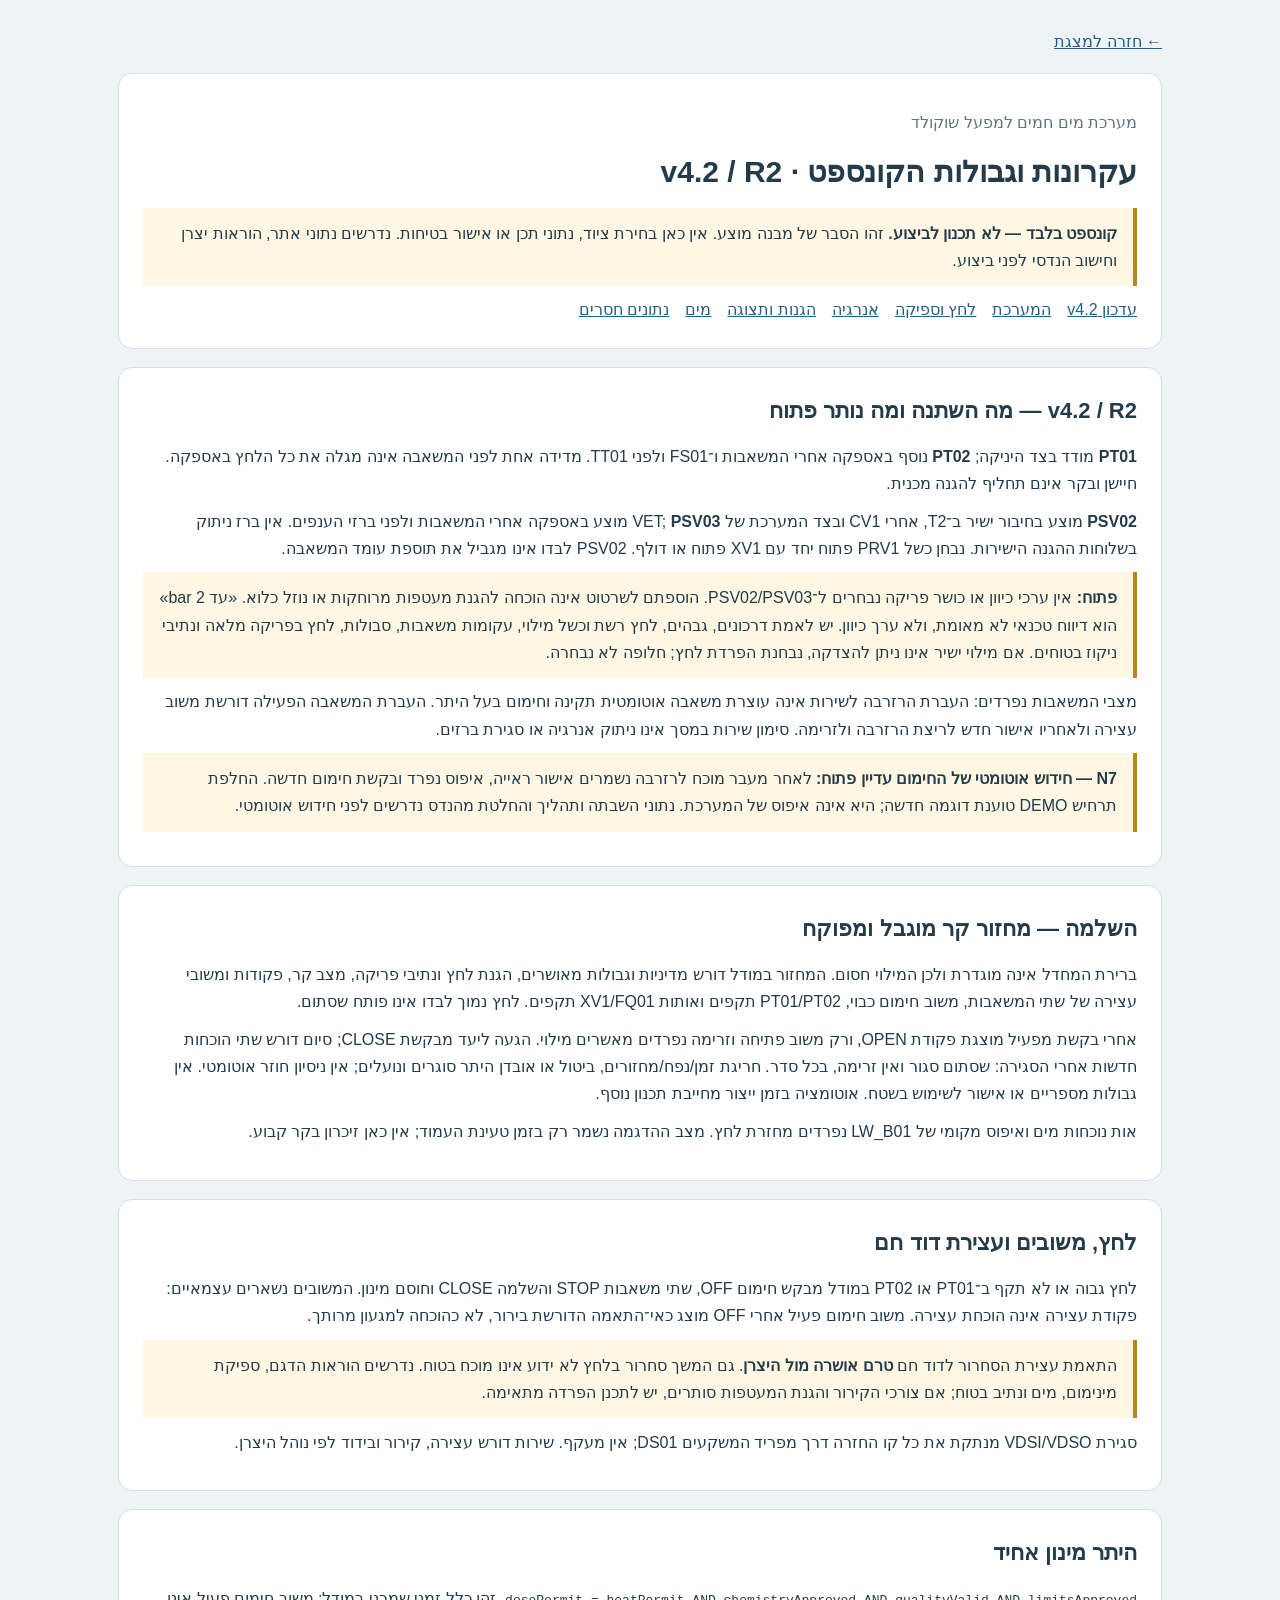
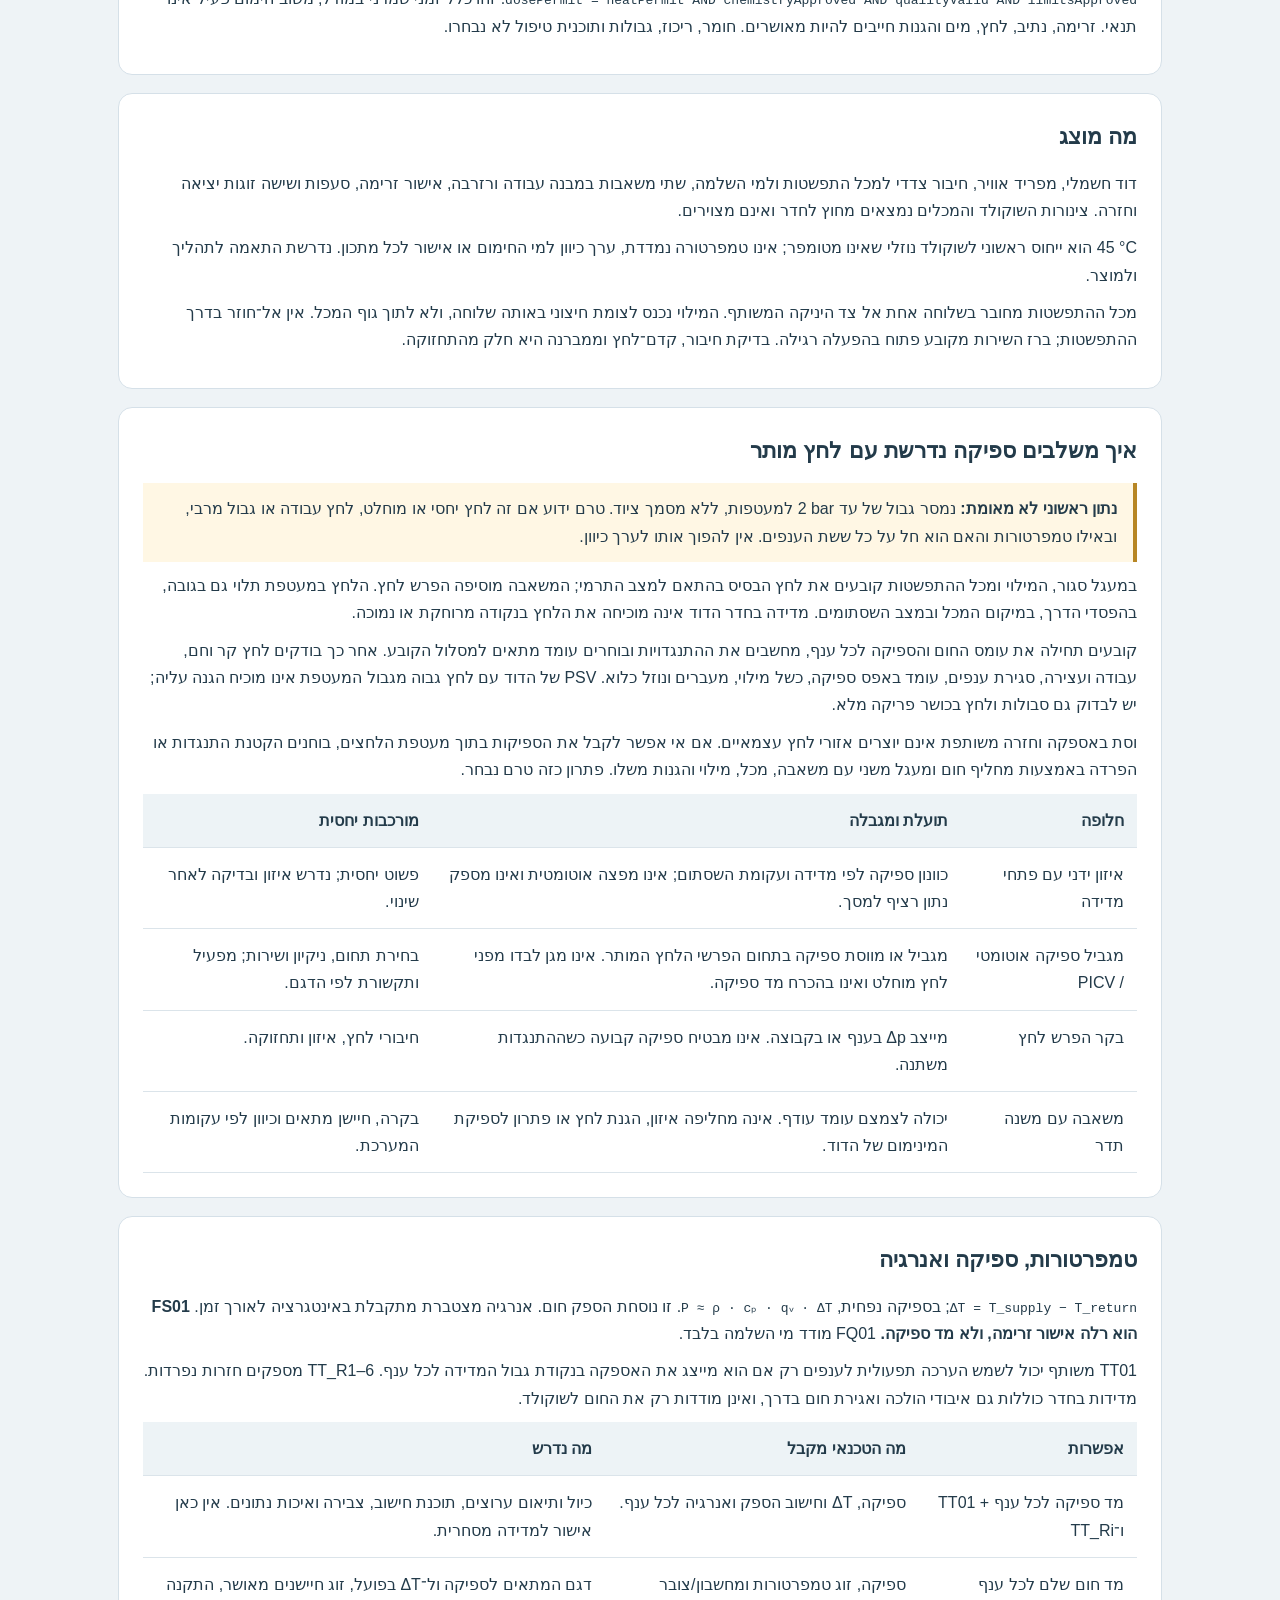
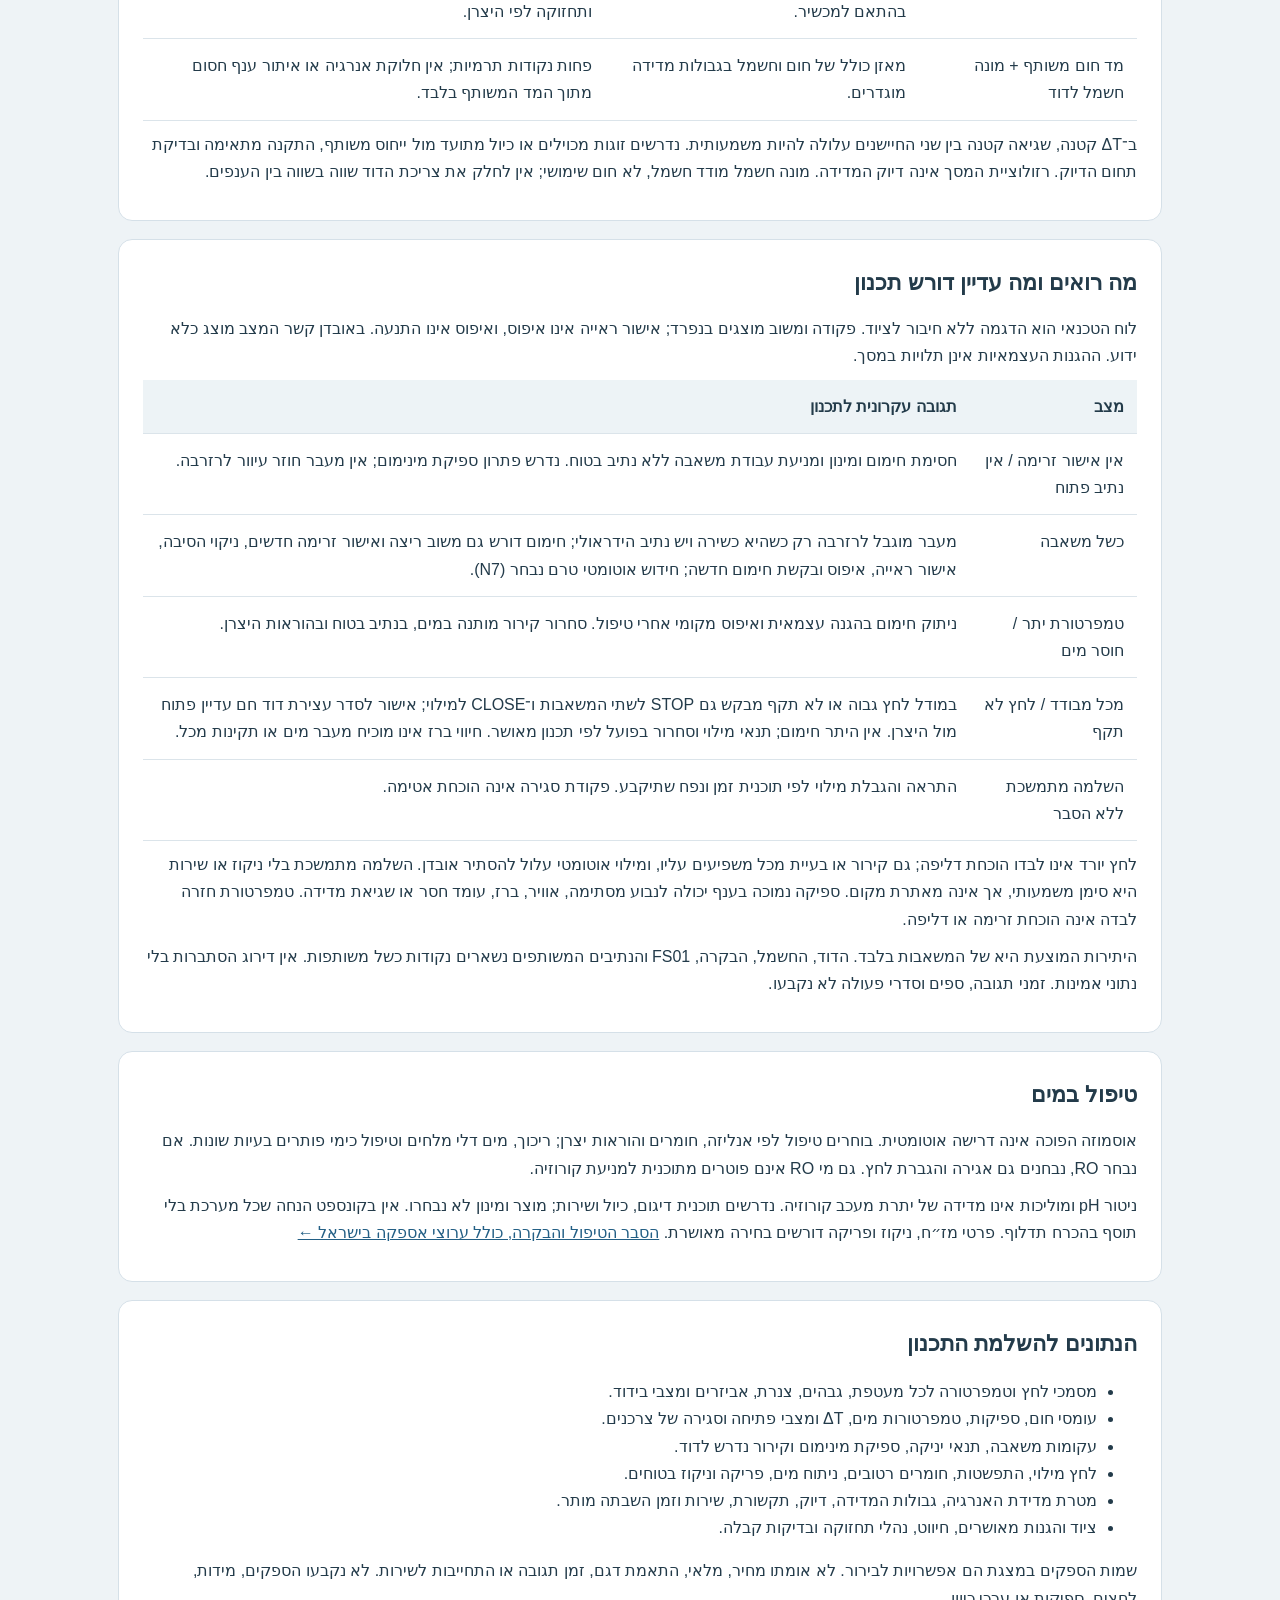
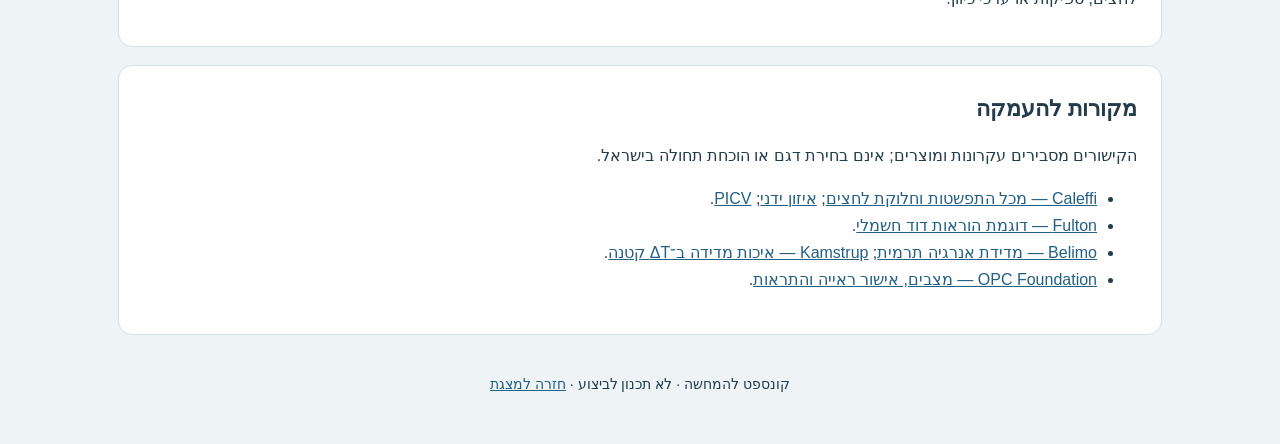
<file: concept-notes-he.html>
<!doctype html>
<html lang="he" dir="rtl">
<head>
<meta charset="utf-8"><meta name="viewport" content="width=device-width, initial-scale=1">
<title>עקרונות וגבולות — מערכת חימום למפעל שוקולד</title>
<style>
:root{font-family:Arial,sans-serif;color:#233b4a;background:#eef3f6;line-height:1.7}*{box-sizing:border-box}body{max-width:1100px;margin:auto;padding:28px}a{color:#235f85}header,section{background:white;border:1px solid #d5e0e8;border-radius:14px;padding:24px;margin:18px 0}h1{font-size:30px;margin:.3em 0}h2{font-size:22px;margin:0 0 14px}p{margin:.65em 0}.note{border-right:4px solid #b78624;padding:12px 16px;background:#fff7e4}.muted{color:#617481}nav{display:flex;gap:16px;flex-wrap:wrap}.table-wrap{overflow-x:auto}table{border-collapse:collapse;width:100%;min-width:620px}th,td{text-align:right;vertical-align:top;padding:13px;border-bottom:1px solid #dbe4ea}th{background:#edf3f6}code{direction:ltr;unicode-bidi:isolate}footer{padding:20px;text-align:center;font-size:14px}@media(max-width:640px){body{padding:12px}header,section{padding:18px}h1{font-size:25px}}
</style>
</head>
<body>
<a href="index.html">← חזרה למצגת</a>
<header><p class="muted">מערכת מים חמים למפעל שוקולד</p><h1>עקרונות וגבולות הקונספט · v4.2 / R2</h1><p class="note"><strong>קונספט בלבד — לא תכנון לביצוע.</strong> זהו הסבר של מבנה מוצע. אין כאן בחירת ציוד, נתוני תכן או אישור בטיחות. נדרשים נתוני אתר, הוראות יצרן וחישוב הנדסי לפני ביצוע.</p><nav><a href="#r2">עדכון v4.2</a><a href="#scope">המערכת</a><a href="#pressure">לחץ וספיקה</a><a href="#energy">אנרגיה</a><a href="#safety">הגנות ותצוגה</a><a href="#water">מים</a><a href="#data">נתונים חסרים</a></nav></header>
<section id="r2"><h2>v4.2 / R2 — מה השתנה ומה נותר פתוח</h2>
<p><strong>PT01</strong> מודד בצד היניקה; <strong>PT02</strong> נוסף באספקה אחרי המשאבות ו־FS01 ולפני TT01. מדידה אחת לפני המשאבה אינה מגלה את כל הלחץ באספקה. חיישן ובקר אינם תחליף להגנה מכנית.</p>
<p><strong>PSV02</strong> מוצע בחיבור ישיר ב־T2, אחרי CV1 ובצד המערכת של VET; <strong>PSV03</strong> מוצע באספקה אחרי המשאבות ולפני ברזי הענפים. אין ברז ניתוק בשלוחות ההגנה הישירות. נבחן כשל PRV1 פתוח יחד עם XV1 פתוח או דולף. PSV02 לבדו אינו מגביל את תוספת עומד המשאבה.</p>
<p class="note"><strong>פתוח:</strong> אין ערכי כיוון או כושר פריקה נבחרים ל־PSV02/PSV03. הוספתם לשרטוט אינה הוכחה להגנת מעטפות מרוחקות או נוזל כלוא. «עד 2 bar» הוא דיווח טכנאי לא מאומת, ולא ערך כיוון. יש לאמת דרכונים, גבהים, לחץ רשת וכשל מילוי, עקומות משאבות, סבולות, לחץ בפריקה מלאה ונתיבי ניקוז בטוחים. אם מילוי ישיר אינו ניתן להצדקה, נבחנת הפרדת לחץ; חלופה לא נבחרה.</p>
<p>מצבי המשאבות נפרדים: העברת הרזרבה לשירות אינה עוצרת משאבה אוטומטית תקינה וחימום בעל היתר. העברת המשאבה הפעילה דורשת משוב עצירה ולאחריו אישור חדש לריצת הרזרבה ולזרימה. סימון שירות במסך אינו ניתוק אנרגיה או סגירת ברזים.</p>
<p class="note"><strong>N7 — חידוש אוטומטי של החימום עדיין פתוח:</strong> לאחר מעבר מוכח לרזרבה נשמרים אישור ראייה, איפוס נפרד ובקשת חימום חדשה. החלפת תרחיש DEMO טוענת דוגמה חדשה; היא אינה איפוס של המערכת. נתוני השבתה ותהליך והחלטת מהנדס נדרשים לפני חידוש אוטומטי.</p></section>
<section id="fill"><h2>השלמה — מחזור קר מוגבל ומפוקח</h2><p>ברירת המחדל אינה מוגדרת ולכן המילוי חסום. המחזור במודל דורש מדיניות וגבולות מאושרים, הגנת לחץ ונתיבי פריקה, מצב קר, פקודות ומשובי עצירה של שתי המשאבות, משוב חימום כבוי, PT01/PT02 תקפים ואותות XV1/FQ01 תקפים. לחץ נמוך לבדו אינו פותח שסתום.</p><p>אחרי בקשת מפעיל מוצגת פקודת OPEN, ורק משוב פתיחה וזרימה נפרדים מאשרים מילוי. הגעה ליעד מבקשת CLOSE; סיום דורש שתי הוכחות חדשות אחרי הסגירה: שסתום סגור ואין זרימה, בכל סדר. חריגת זמן/נפח/מחזורים, ביטול או אובדן היתר סוגרים ונועלים; אין ניסיון חוזר אוטומטי. אין גבולות מספריים או אישור לשימוש בשטח. אוטומציה בזמן ייצור מחייבת תכנון נוסף.</p><p>אות נוכחות מים ואיפוס מקומי של LW_B01 נפרדים מחזרת לחץ. מצב ההדגמה נשמר רק בזמן טעינת העמוד; אין כאן זיכרון בקר קבוע.</p></section>
<section id="events"><h2>לחץ, משובים ועצירת דוד חם</h2><p>לחץ גבוה או לא תקף ב־PT01 או PT02 במודל מבקש חימום OFF, שתי משאבות STOP והשלמה CLOSE וחוסם מינון. המשובים נשארים עצמאיים: פקודת עצירה אינה הוכחת עצירה. משוב חימום פעיל אחרי OFF מוצג כאי־התאמה הדורשת בירור, לא כהוכחה למגעון מרותך.</p><p class="note">התאמת עצירת הסחרור לדוד חם <strong>טרם אושרה מול היצרן</strong>. גם המשך סחרור בלחץ לא ידוע אינו מוכח בטוח. נדרשים הוראות הדגם, ספיקת מינימום, מים ונתיב בטוח; אם צורכי הקירור והגנת המעטפות סותרים, יש לתכנן הפרדה מתאימה.</p><p>סגירת VDSI/VDSO מנתקת את כל קו החזרה דרך מפריד המשקעים DS01; אין מעקף. שירות דורש עצירה, קירור ובידוד לפי נוהל היצרן.</p></section>
<section id="dose"><h2>היתר מינון אחיד</h2><p><code>dosePermit = heatPermit AND chemistryApproved AND qualityValid AND limitsApproved</code>. זהו כלל זמני שמרני במודל; משוב חימום פעיל אינו תנאי. זרימה, נתיב, לחץ, מים והגנות חייבים להיות מאושרים. חומר, ריכוז, גבולות ותוכנית טיפול לא נבחרו.</p></section>
<section id="scope"><h2>מה מוצג</h2><p>דוד חשמלי, מפריד אוויר, חיבור צדדי למכל התפשטות ולמי השלמה, שתי משאבות במבנה עבודה ורזרבה, אישור זרימה, סעפות ושישה זוגות יציאה וחזרה. צינורות השוקולד והמכלים נמצאים מחוץ לחדר ואינם מצוירים.</p><p><bdi>45 °C</bdi> הוא ייחוס ראשוני לשוקולד נוזלי שאינו מטומפר; אינו טמפרטורה נמדדת, ערך כיוון למי החימום או אישור לכל מתכון. נדרשת התאמה לתהליך ולמוצר.</p><p>מכל ההתפשטות מחובר בשלוחה אחת אל צד היניקה המשותף. המילוי נכנס לצומת חיצוני באותה שלוחה, ולא לתוך גוף המכל. אין אל־חוזר בדרך ההתפשטות; ברז השירות מקובע פתוח בהפעלה רגילה. בדיקת חיבור, קדם־לחץ וממברנה היא חלק מהתחזוקה.</p></section>
<section id="pressure"><h2>איך משלבים ספיקה נדרשת עם לחץ מותר</h2><p class="note"><strong>נתון ראשוני לא מאומת:</strong> נמסר גבול של עד <bdi>2 bar</bdi> למעטפות, ללא מסמך ציוד. טרם ידוע אם זה לחץ יחסי או מוחלט, לחץ עבודה או גבול מרבי, ובאילו טמפרטורות והאם הוא חל על כל ששת הענפים. אין להפוך אותו לערך כיוון.</p><p>במעגל סגור, המילוי ומכל ההתפשטות קובעים את לחץ הבסיס בהתאם למצב התרמי; המשאבה מוסיפה הפרש לחץ. הלחץ במעטפת תלוי גם בגובה, בהפסדי הדרך, במיקום המכל ובמצב השסתומים. מדידה בחדר הדוד אינה מוכיחה את הלחץ בנקודה מרוחקת או נמוכה.</p><p>קובעים תחילה את עומס החום והספיקה לכל ענף, מחשבים את ההתנגדויות ובוחרים עומד מתאים למסלול הקובע. אחר כך בודקים לחץ קר וחם, עבודה ועצירה, סגירת ענפים, עומד באפס ספיקה, כשל מילוי, מעברים ונוזל כלוא. PSV של הדוד עם לחץ גבוה מגבול המעטפת אינו מוכיח הגנה עליה; יש לבדוק גם סבולות ולחץ בכושר פריקה מלא.</p><p>וסת באספקה וחזרה משותפת אינם יוצרים אזורי לחץ עצמאיים. אם אי אפשר לקבל את הספיקות בתוך מעטפת הלחצים, בוחנים הקטנת התנגדות או הפרדה באמצעות מחליף חום ומעגל משני עם משאבה, מכל, מילוי והגנות משלו. פתרון כזה טרם נבחר.</p><div class="table-wrap"><table><thead><tr><th>חלופה</th><th>תועלת ומגבלה</th><th>מורכבות יחסית</th></tr></thead><tbody>
<tr><td>איזון ידני עם פתחי מדידה</td><td>כוונון ספיקה לפי מדידה ועקומת השסתום; אינו מפצה אוטומטית ואינו מספק נתון רציף למסך.</td><td>פשוט יחסית; נדרש איזון ובדיקה לאחר שינוי.</td></tr>
<tr><td>מגביל ספיקה אוטומטי / PICV</td><td>מגביל או מווסת ספיקה בתחום הפרשי הלחץ המותר. אינו מגן לבדו מפני לחץ מוחלט ואינו בהכרח מד ספיקה.</td><td>בחירת תחום, ניקיון ושירות; מפעיל ותקשורת לפי הדגם.</td></tr>
<tr><td>בקר הפרש לחץ</td><td>מייצב Δp בענף או בקבוצה. אינו מבטיח ספיקה קבועה כשההתנגדות משתנה.</td><td>חיבורי לחץ, איזון ותחזוקה.</td></tr>
<tr><td>משאבה עם משנה תדר</td><td>יכולה לצמצם עומד עודף. אינה מחליפה איזון, הגנת לחץ או פתרון לספיקת המינימום של הדוד.</td><td>בקרה, חיישן מתאים וכיוון לפי עקומות המערכת.</td></tr>
</tbody></table></div></section>
<section id="energy"><h2>טמפרטורות, ספיקה ואנרגיה</h2><p><code>ΔT = T_supply − T_return</code>; בספיקה נפחית, <code>P ≈ ρ · cₚ · qᵥ · ΔT</code>. זו נוסחת הספק חום. אנרגיה מצטברת מתקבלת באינטגרציה לאורך זמן. <strong>FS01 הוא רלה אישור זרימה, ולא מד ספיקה.</strong> FQ01 מודד מי השלמה בלבד.</p><p>TT01 משותף יכול לשמש הערכה תפעולית לענפים רק אם הוא מייצג את האספקה בנקודת גבול המדידה לכל ענף. TT_R1–6 מספקים חזרות נפרדות. מדידות בחדר כוללות גם איבודי הולכה ואגירת חום בדרך, ואינן מודדות רק את החום לשוקולד.</p><div class="table-wrap"><table><thead><tr><th>אפשרות</th><th>מה הטכנאי מקבל</th><th>מה נדרש</th></tr></thead><tbody>
<tr><td>מד ספיקה לכל ענף + TT01 ו־TT_Ri</td><td>ספיקה, ΔT וחישוב הספק ואנרגיה לכל ענף.</td><td>כיול ותיאום ערוצים, תוכנת חישוב, צבירה ואיכות נתונים. אין כאן אישור למדידה מסחרית.</td></tr>
<tr><td>מד חום שלם לכל ענף</td><td>ספיקה, זוג טמפרטורות ומחשבון/צובר בהתאם למכשיר.</td><td>דגם המתאים לספיקה ול־ΔT בפועל, זוג חיישנים מאושר, התקנה ותחזוקה לפי היצרן.</td></tr>
<tr><td>מד חום משותף + מונה חשמל לדוד</td><td>מאזן כולל של חום וחשמל בגבולות מדידה מוגדרים.</td><td>פחות נקודות תרמיות; אין חלוקת אנרגיה או איתור ענף חסום מתוך המד המשותף בלבד.</td></tr>
</tbody></table></div><p>ב־ΔT קטנה, שגיאה קטנה בין שני החיישנים עלולה להיות משמעותית. נדרשים זוגות מכוילים או כיול מתועד מול ייחוס משותף, התקנה מתאימה ובדיקת תחום הדיוק. רזולוציית המסך אינה דיוק המדידה. מונה חשמל מודד חשמל, לא חום שימושי; אין לחלק את צריכת הדוד שווה בשווה בין הענפים.</p></section>
<section id="safety"><h2>מה רואים ומה עדיין דורש תכנון</h2><p>לוח הטכנאי הוא הדגמה ללא חיבור לציוד. פקודה ומשוב מוצגים בנפרד; אישור ראייה אינו איפוס, ואיפוס אינו התנעה. באובדן קשר המצב מוצג כלא ידוע. ההגנות העצמאיות אינן תלויות במסך.</p><div class="table-wrap"><table><thead><tr><th>מצב</th><th>תגובה עקרונית לתכנון</th></tr></thead><tbody>
<tr><td>אין אישור זרימה / אין נתיב פתוח</td><td>חסימת חימום ומינון ומניעת עבודת משאבה ללא נתיב בטוח. נדרש פתרון ספיקת מינימום; אין מעבר חוזר עיוור לרזרבה.</td></tr>
<tr><td>כשל משאבה</td><td>מעבר מוגבל לרזרבה רק כשהיא כשירה ויש נתיב הידראולי; חימום דורש גם משוב ריצה ואישור זרימה חדשים, ניקוי הסיבה, אישור ראייה, איפוס ובקשת חימום חדשה; חידוש אוטומטי טרם נבחר (N7).</td></tr>
<tr><td>טמפרטורת יתר / חוסר מים</td><td>ניתוק חימום בהגנה עצמאית ואיפוס מקומי אחרי טיפול. סחרור קירור מותנה במים, בנתיב בטוח ובהוראות היצרן.</td></tr>
<tr><td>מכל מבודד / לחץ לא תקף</td><td>במודל לחץ גבוה או לא תקף מבקש גם STOP לשתי המשאבות ו־CLOSE למילוי; אישור לסדר עצירת דוד חם עדיין פתוח מול היצרן. אין היתר חימום; תנאי מילוי וסחרור בפועל לפי תכנון מאושר. חיווי ברז אינו מוכיח מעבר מים או תקינות מכל.</td></tr>
<tr><td>השלמה מתמשכת ללא הסבר</td><td>התראה והגבלת מילוי לפי תוכנית זמן ונפח שתיקבע. פקודת סגירה אינה הוכחת אטימה.</td></tr>
</tbody></table></div><p>לחץ יורד אינו לבדו הוכחת דליפה; גם קירור או בעיית מכל משפיעים עליו, ומילוי אוטומטי עלול להסתיר אובדן. השלמה מתמשכת בלי ניקוז או שירות היא סימן משמעותי, אך אינה מאתרת מקום. ספיקה נמוכה בענף יכולה לנבוע מסתימה, אוויר, ברז, עומד חסר או שגיאת מדידה. טמפרטורת חזרה לבדה אינה הוכחת זרימה או דליפה.</p><p>היתירות המוצעת היא של המשאבות בלבד. הדוד, החשמל, הבקרה, FS01 והנתיבים המשותפים נשארים נקודות כשל משותפות. אין דירוג הסתברות בלי נתוני אמינות. זמני תגובה, ספים וסדרי פעולה לא נקבעו.</p></section>
<section id="water"><h2>טיפול במים</h2><p>אוסמוזה הפוכה אינה דרישה אוטומטית. בוחרים טיפול לפי אנליזה, חומרים והוראות יצרן; ריכוך, מים דלי מלחים וטיפול כימי פותרים בעיות שונות. אם נבחר RO, נבחנים גם אגירה והגברת לחץ. גם מי RO אינם פוטרים מתוכנית למניעת קורוזיה.</p><p>ניטור pH ומוליכות אינו מדידה של יתרת מעכב קורוזיה. נדרשים תוכנית דיגום, כיול ושירות; מוצר ומינון לא נבחרו. אין בקונספט הנחה שכל מערכת בלי תוסף בהכרח תדלוף. פרטי מז״ח, ניקוז ופריקה דורשים בחירה מאושרת. <a href="assets/water-treatment-control-he.html">הסבר הטיפול והבקרה, כולל ערוצי אספקה בישראל ←</a></p></section>
<section id="data"><h2>הנתונים להשלמת התכנון</h2><ul><li>מסמכי לחץ וטמפרטורה לכל מעטפת, גבהים, צנרת, אביזרים ומצבי בידוד.</li><li>עומסי חום, ספיקות, טמפרטורות מים, ΔT ומצבי פתיחה וסגירה של צרכנים.</li><li>עקומות משאבה, תנאי יניקה, ספיקת מינימום וקירור נדרש לדוד.</li><li>לחץ מילוי, התפשטות, חומרים רטובים, ניתוח מים, פריקה וניקוז בטוחים.</li><li>מטרת מדידת האנרגיה, גבולות המדידה, דיוק, תקשורת, שירות וזמן השבתה מותר.</li><li>ציוד והגנות מאושרים, חיווט, נהלי תחזוקה ובדיקות קבלה.</li></ul><p>שמות הספקים במצגת הם אפשרויות לבירור. לא אומתו מחיר, מלאי, התאמת דגם, זמן תגובה או התחייבות לשירות. לא נקבעו הספקים, מידות, לחצים, ספיקות או ערכי כיוון.</p></section>
<section><h2>מקורות להעמקה</h2><p>הקישורים מסבירים עקרונות ומוצרים; אינם בחירת דגם או הוכחת תחולה בישראל.</p><ul>
<li><a href="https://www.caleffi.com/en-us/blog/2-basic-concepts-detailing">Caleffi — מכל התפשטות וחלוקת לחצים</a>; <a href="https://www.caleffi.com/en-us/blog/3-manual-balancing-valves">איזון ידני</a>; <a href="https://www.caleffi.com/en-us/blog/5-pressure-independent-control-valves-picv">PICV</a>.</li>
<li><a href="https://fulton.com/app/uploads/2021/01/FBW-IOM-2023-0124.pdf">Fulton — דוגמת הוראות דוד חשמלי</a>.</li>
<li><a href="https://www.belimo.com/mam/americas/technical_documents/Tech%20docs/belimo_tem-non-mid-operations_manual_en-us.pdf">Belimo — מדידת אנרגיה תרמית</a>; <a href="https://www.kamstrup.com/en-en/insights/how-to-improve-data-quality-in-a-bms-system">Kamstrup — איכות מדידה ב־ΔT קטנה</a>.</li>
<li><a href="https://reference.opcfoundation.org/specs/OPC-10000-9/3">OPC Foundation — מצבים, אישור ראייה והתראות</a>.</li>
</ul></section><footer>קונספט להמחשה · לא תכנון לביצוע · <a href="index.html">חזרה למצגת</a></footer>
</body></html>
</file>
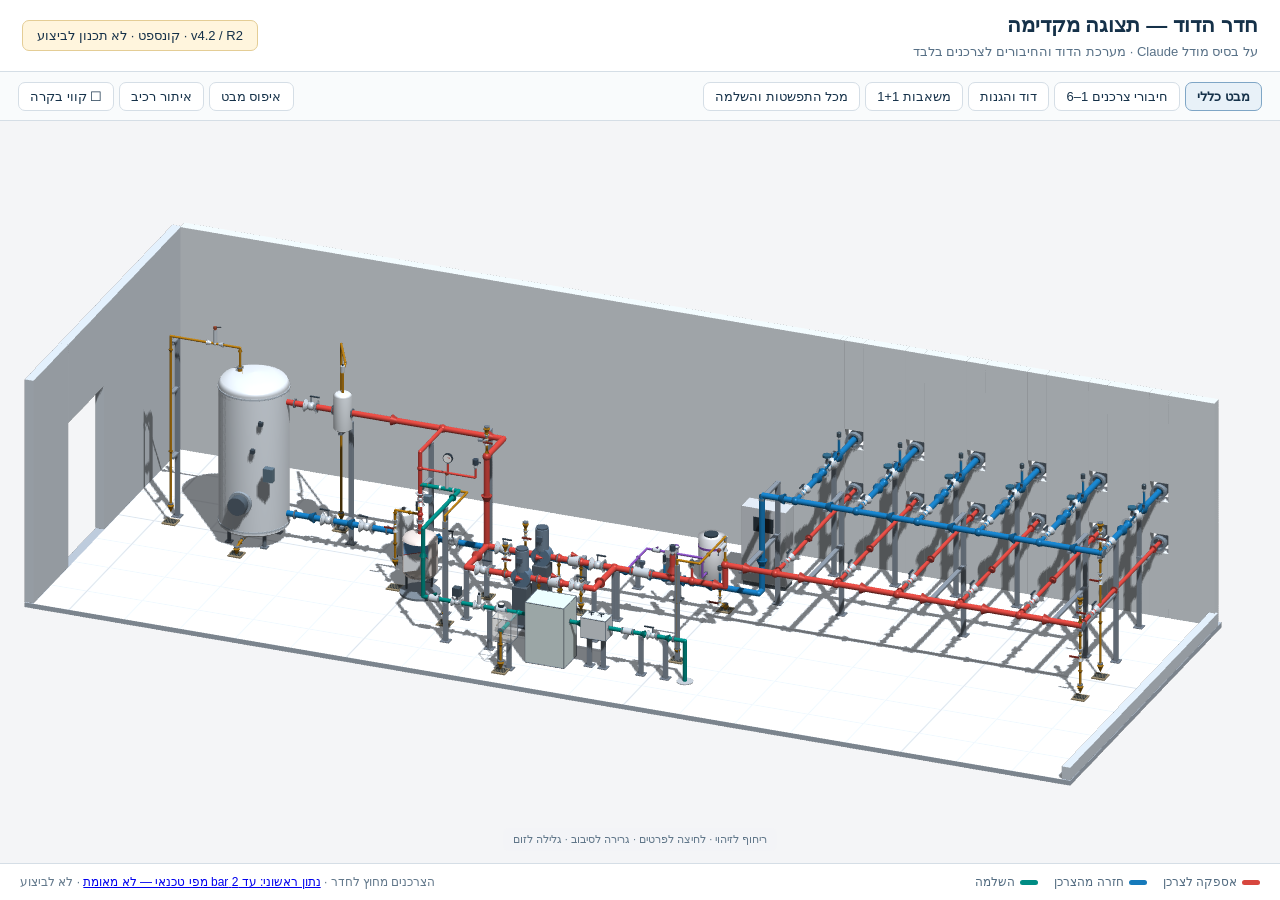
<file: assets/selected-model-view-he.html>
<!doctype html>
<html lang="he" dir="rtl"><head><meta charset="utf-8"><meta name="viewport" content="width=device-width, initial-scale=1">
<title>חדר הדוד — תצוגה מקדימה לאישור</title><style>
  :root {
    --ink: #153149; --muted: #577086; --line: #d5dee6; --bg: #f3f5f7; --card: #ffffffee;
    --hot: #d7463e; --ret: #167abb; --fill: #008c84; --chem: #8850bc; --drain: #b47a12; --signal: #85919e;
    --product: #6b3a1f; --warn: #b8322a; --ls: 1;
    font-family: "Arial Hebrew", "Noto Sans Hebrew", "Segoe UI", Arial, sans-serif;
  }
  * { box-sizing: border-box; }
  html, body { margin: 0; height: 100%; background: var(--bg); color: var(--ink); overflow: hidden; }
  header { position: absolute; inset: 0 0 auto 0; z-index: 5; display: flex; flex-wrap: wrap; gap: 8px 16px;
    align-items: center; justify-content: space-between; padding: 10px 16px; background: #ffffffd9;
    border-bottom: 1px solid var(--line); backdrop-filter: blur(4px); }
  header h1 { margin: 0; font-size: 18px; line-height: 1.25; }
  header p { margin: 2px 0 0; font-size: 13px; color: var(--muted); }
  .badges { display: flex; gap: 6px; flex-wrap: wrap; }
  .badge { font-size: 12px; padding: 3px 9px; border-radius: 999px; border: 1px solid #e3c98b; background: #fff7e3; color: #7d5a10; }
  .badge.stop { border-color: #f0b8b3; background: #fff0ef; color: var(--warn); }
  .toolbar { position: absolute; z-index: 5; top: 74px; right: 12px; display: flex; flex-direction: column; gap: 6px; max-width: 240px; }
  .group { background: var(--card); border: 1px solid var(--line); border-radius: 10px; padding: 8px; display: flex; flex-direction: column; gap: 5px; }
  .group h3 { margin: 0 0 2px; font-size: 12px; color: var(--muted); font-weight: 600; }
  button { font: inherit; font-size: 13px; text-align: right; padding: 7px 10px; border-radius: 7px; border: 1px solid var(--line);
    background: #fff; color: var(--ink); cursor: pointer; }
  button:hover { border-color: #9fb3c4; }
  button.on { background: #e8f1f8; border-color: #7fa6c6; font-weight: 600; }
  button.tg::before { content: "☐ "; } button.tg.on::before { content: "☑ "; }
  #stage { position: absolute; inset: 0; }
  canvas { display: block; width: 100%; height: 100%; touch-action: none; cursor: grab; }
  #labels { position: absolute; inset: 0; pointer-events: none; }
  .leaders { position: absolute; inset: 0; overflow: visible; }
  .ln { stroke: #5f7184; opacity: .85; } .dt { fill: #fff; stroke: #33475a; }
  .lbl { position: absolute; display: none; max-width: calc(300px * var(--ls)); padding: calc(4px * var(--ls)) calc(8px * var(--ls));
    background: #fffffff2; border: 1px solid #c9d5df; border-right: calc(4px * var(--ls)) solid var(--ink); border-radius: calc(6px * var(--ls));
    font-size: calc(12.5px * var(--ls)); line-height: 1.3; color: var(--ink); box-shadow: 0 1px 3px #0b20331a; white-space: normal; }
  .lbl b { display: block; font-weight: 700; }
  .lbl span { display: block; font-size: calc(11px * var(--ls)); color: var(--muted); font-weight: 400; }
  .c-hot { border-right-color: var(--hot) !important; } .c-ret { border-right-color: var(--ret) !important; }
  .c-fill { border-right-color: var(--fill) !important; } .c-chem { border-right-color: var(--chem) !important; }
  .c-drain { border-right-color: var(--drain) !important; } .c-signal { border-right-color: var(--signal) !important; }
  .c-product { border-right-color: var(--product) !important; } .c-note { border-right-color: #9aabbb !important; }
  .c-warn { border-right-color: var(--warn) !important; background: #fff6f5; } .lbl.c-warn b { color: var(--warn); }
  .ln.c-hot { stroke: var(--hot); } .ln.c-ret { stroke: var(--ret); } .ln.c-fill { stroke: var(--fill); }
  .ln.c-chem { stroke: var(--chem); } .ln.c-drain { stroke: var(--drain); } .ln.c-warn { stroke: var(--warn); }
  .ln.c-product { stroke: var(--product); }
  .legend { position: absolute; z-index: 5; bottom: 12px; right: 12px; background: var(--card); border: 1px solid var(--line);
    border-radius: 10px; padding: calc(8px * var(--ls)) calc(12px * var(--ls)); font-size: calc(12.5px * var(--ls)); display: grid;
    grid-template-columns: auto auto; gap: calc(3px * var(--ls)) calc(18px * var(--ls)); }
  .legend .row { display: flex; align-items: center; gap: 8px; white-space: nowrap; }
  .legend i { display: inline-block; width: calc(26px * var(--ls)); height: calc(6px * var(--ls)); border-radius: 3px; }
  .legend i.dash { height: 0; border-top: calc(3px * var(--ls)) dashed var(--signal); border-radius: 0; }
  .legend .full { grid-column: 1 / -1; color: var(--muted); font-size: calc(11px * var(--ls)); }
  .info { position: absolute; z-index: 5; bottom: 12px; left: 12px; max-width: 420px; background: var(--card); border: 1px solid var(--line);
    border-radius: 10px; padding: 10px 14px; font-size: 12.5px; line-height: 1.45; }
  .info summary { cursor: pointer; font-weight: 700; }
  .info ul { margin: 6px 0 0; padding-inline-start: 18px; }
  .help { color: var(--muted); font-size: 11.5px; margin-top: 4px; }
  #err { display: none; position: absolute; inset: 40% 20% auto 20%; z-index: 9; padding: 16px; background: #fff0ef; border: 1px solid #f0b8b3; border-radius: 10px; }
  .titlebox, .stamp { display: none; }
  body.capture header, body.capture .toolbar, body.capture .info, body.capture .legend { display: none; }
  .lmini { display: flex; flex-wrap: wrap; gap: calc(4px * var(--ls)) calc(14px * var(--ls)); margin-top: calc(8px * var(--ls)); font-size: calc(12.5px * var(--ls)); }
  .lmini span { display: inline-flex; align-items: center; gap: calc(6px * var(--ls)); white-space: nowrap; }
  .lmini i { display: inline-block; width: calc(22px * var(--ls)); height: calc(6px * var(--ls)); border-radius: 3px; }
  .lmini i.dash { height: 0; border-top: calc(3px * var(--ls)) dashed var(--signal); border-radius: 0; }
  .lmini em { font-style: normal; color: var(--muted); font-size: calc(11px * var(--ls)); flex-basis: 100%; }
  body.capture .titlebox { display: block; position: absolute; z-index: 5; top: calc(18px * var(--ls)); right: calc(22px * var(--ls));
    background: var(--card); border: 1px solid var(--line); border-radius: calc(10px * var(--ls)); padding: calc(10px * var(--ls)) calc(16px * var(--ls)); }
  .titlebox h2 { margin: 0; font-size: calc(20px * var(--ls)); } .titlebox p { margin: calc(3px * var(--ls)) 0 0; font-size: calc(13px * var(--ls)); color: var(--muted); }
  body.capture .stamp { display: block; position: absolute; z-index: 5; bottom: calc(14px * var(--ls)); left: calc(18px * var(--ls));
    font-size: calc(12.5px * var(--ls)); color: var(--warn); background: #fff6f5; border: 1px solid #f0b8b3; border-radius: calc(8px * var(--ls));
    padding: calc(6px * var(--ls)) calc(12px * var(--ls)); line-height: 1.4; }
  @media (max-width: 760px) {
    header h1 { font-size: 15px; } header p { display: none; }
    .toolbar { top: auto; bottom: 12px; right: 12px; left: 12px; max-width: none; flex-direction: row; overflow-x: auto; }
    .group { flex-direction: row; flex-shrink: 0; } .group h3 { display: none; }
    .legend, .info { display: none; }
  }

header{height:72px;padding:12px 22px;background:#fff;backdrop-filter:none;flex-wrap:nowrap}
header h1{font-size:21px}header p{font-size:13px;margin-top:5px}.preview-status{background:#fff5dd;border:1px solid #e4cd95;padding:7px 14px;border-radius:7px;font-size:13px;white-space:nowrap}
.toolbar{top:72px;right:0;left:0;bottom:auto;height:49px;max-width:none;flex-direction:row;justify-content:space-between;align-items:center;padding:6px 18px;border-bottom:1px solid #d5dee6;background:#f9fbfc;overflow-x:auto}
.group{padding:0;border:0;background:none;flex-direction:row;flex-shrink:0}.toolbar button{font-size:13px;padding:6px 11px;white-space:nowrap}button:focus-visible,a:focus-visible{outline:3px solid #1c83b0;outline-offset:2px}
#stage{inset:121px 0 37px}footer{position:absolute;inset:auto 0 0 0;min-height:37px;display:flex;align-items:center;justify-content:space-between;gap:10px;padding:8px 20px;background:#fff;border-top:1px solid #d5dee6;font-size:12px;color:#526b80}.flow-key{display:flex;gap:16px;white-space:nowrap}.flow-key i{display:inline-block;width:18px;height:5px;vertical-align:middle;margin-left:5px;border-radius:3px}.page-note{color:#62788b}#viewTitle{display:none}#tProj{display:none}#exportFrame[hidden]{display:none}.lbl{box-shadow:0 2px 5px #20384c13}
@media(max-width:760px){header{padding:10px 12px;height:72px}header h1{font-size:17px}header p{display:none}.preview-status{font-size:11px;padding:5px 8px}.toolbar{top:72px;bottom:auto;left:0;right:0;gap:12px;padding:6px 10px}.group{flex-shrink:0}.toolbar button{font-size:12px}footer{font-size:11px;padding:7px 10px}.page-note{display:none}}
body.embedded header{display:none}body.embedded .toolbar{top:0}body.embedded #stage{inset:49px 0 37px}
</style><link rel="stylesheet" href="selected-model-interaction.css?rev=cards-1"></head><body>
<header><div><h1>חדר הדוד — תצוגה מקדימה</h1><p>על בסיס מודל Claude · מערכת הדוד והחיבורים לצרכנים בלבד</p></div><span class="preview-status">v4.2 / R2 · קונספט · לא תכנון לביצוע</span></header>
<div class="toolbar" role="group" aria-label="בחירת מבט">
 <div class="group"><button type="button" data-view="iso">מבט כללי</button><button type="button" data-view="jacket">חיבורי צרכנים 1–6</button><button type="button" data-view="boiler">דוד והגנות</button><button type="button" data-view="pump">משאבות 1+1</button><button type="button" data-view="exp">מכל התפשטות והשלמה</button></div>
 <div class="group"><button type="button" id="bReset">איפוס מבט</button><button type="button" id="find-component" aria-controls="component-panel" aria-expanded="false">איתור רכיב</button><button type="button" id="tSignals" class="tg on">קווי בקרה</button><button type="button" id="tProj">פרספקטיבה</button><button type="button" id="exportFrame" hidden>שמירת מבט נקי</button></div>
</div>
<div id="model-workspace"><main id="stage"><canvas id="gl" tabindex="0" aria-describedby="model-hint" aria-label="חדר דוד בתלת־ממד: דוד, מכל התפשטות, שתי משאבות על בסיסי רצפה, טיפול במים ושש אספקות ושש חזרות דרך קיר החדר"></canvas><div id="labels" aria-hidden="true"></div><div id="component-tooltip" role="tooltip" hidden></div><div id="selection-marker" aria-hidden="true" hidden></div><div id="model-hint"><span>ריחוף לזיהוי · לחיצה לפרטים · גרירה לסיבוב · גלילה לזום</span></div></main>
<aside id="component-panel" aria-labelledby="component-title" hidden><div class="component-panel-bar"><span>פרטי רכיב</span><button id="component-list" type="button">איתור רכיב אחר</button><button id="close-component" type="button" aria-label="סגירת פרטי רכיב">×</button></div><div id="component-content"></div></aside></div>
<footer><span class="flow-key"><span><i style="background:#d7463e"></i>אספקה לצרכן</span><span><i style="background:#167abb"></i>חזרה מהצרכן</span><span><i style="background:#008c84"></i>השלמה</span></span><span class="page-note">הצרכנים מחוץ לחדר · <a href="../concept-notes-he.html#pressure" target="_blank" rel="noopener">נתון ראשוני: עד 2 bar מפי טכנאי — לא מאומת</a> · לא לביצוע</span></footer>
<span id="viewTitle"></span><div id="err" role="alert"></div>
<script>if(new URLSearchParams(location.search).get('embedded')==='1')document.body.classList.add('embedded');window.addEventListener('error',function(e){var el=document.getElementById('err');el.style.display='block';el.textContent+='שגיאה: '+e.message+'\n';});</script>
<script src="model-base/scene/topology-v3.js?rev=4.2-r2"></script>
<script src="model-base/scene/scene-source.js?rev=4.2-r2"></script>
<script src="model-base/scene/scene-objects.js?rev=4.2-r2"></script>
<script src="model-base/scene/scene-labels.js?rev=4.2-r2"></script>
<script src="model-base/viewer/js/math.js?rev=4.2-r2"></script>
<script src="model-base/viewer/js/geometry.js?rev=4.2-r2"></script>
<script src="model-base/viewer/js/renderer.js?rev=4.2-r2"></script>
<script src="model-base/viewer/js/build-pipes.js?rev=cards-1"></script>
<script src="model-base/viewer/js/build-components.js?rev=cards-1"></script>
<script src="model-base/viewer/js/build-objects.js?rev=cards-1"></script>
<script src="model-base/viewer/js/labels.js?rev=4.2-r2"></script>
<script src="selected-model-scene.js?rev=4.2-r2"></script>
<script src="selected-model-interaction.js?rev=4.2-r2"></script>
<script src="model-base/viewer/js/app.js?rev=cards-1"></script>
<script>
(function(){
 var p=new URLSearchParams(location.search);
 document.getElementById('tSignals').click();
 var exporter=document.getElementById('exportFrame');
 exporter.hidden=p.get('export')!=='1';
 exporter.addEventListener('click',function(){
  var canvas=document.getElementById('gl');
  var panel=document.createElement('dialog');panel.style.cssText='width:90vw;max-width:1600px;border:1px solid #a9bbc8;border-radius:8px;padding:16px';
  var close=document.createElement('button');close.textContent='סגירת תמונת הייצוא';close.onclick=function(){panel.close();panel.remove();};
  var img=document.createElement('img');img.id='cleanExport';img.alt='תמונה נקייה של חדר הדוד עבור מסך הטכנאי';img.src=canvas.toDataURL('image/png');img.style.cssText='display:block;width:100%;height:auto;margin-top:10px';
  panel.append(close,img);document.body.appendChild(panel);panel.showModal();
 });
 window.addEventListener('message',function(e){
  if(e.origin!==location.origin||e.source!==parent||e.data!=='fit-selected-model')return;
  var active=document.querySelector('[data-view].on');HE3D.app.setView(active?active.dataset.view:'iso');
 });
})();
</script></body></html>
</file>
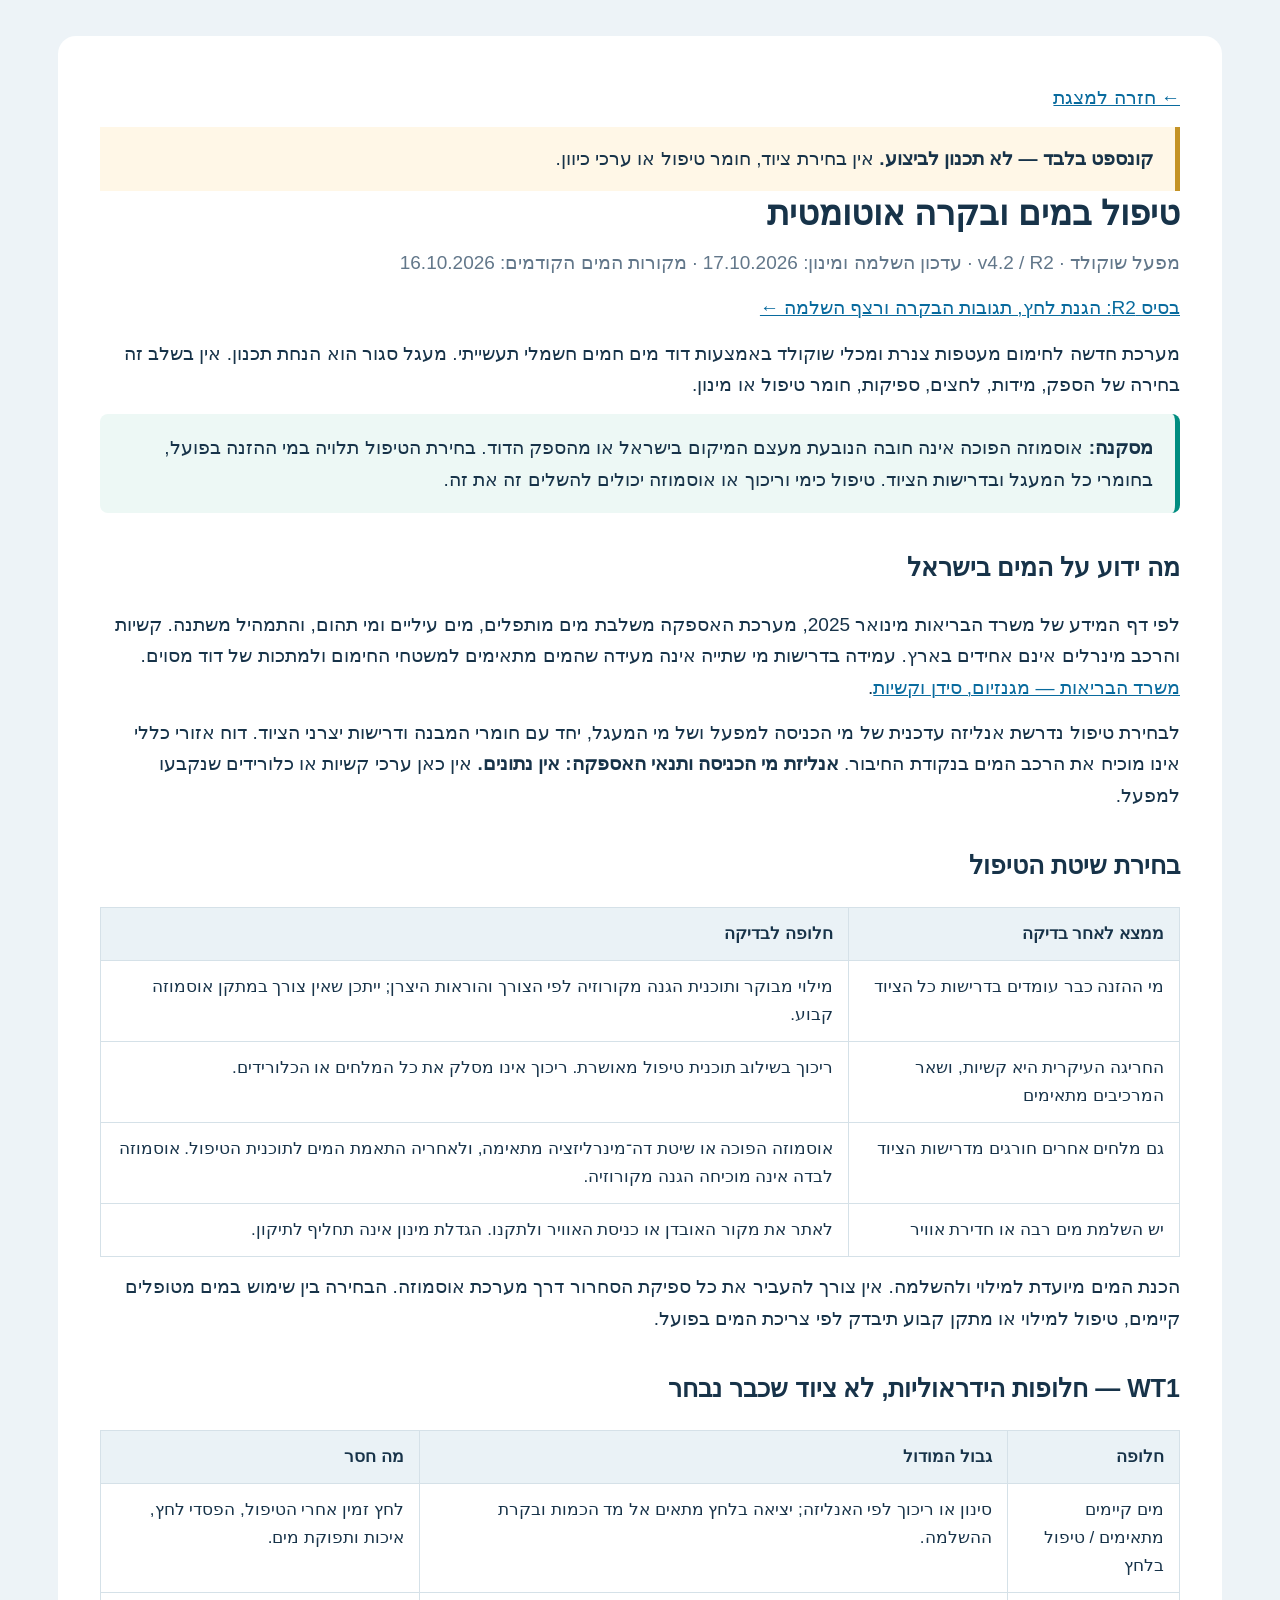
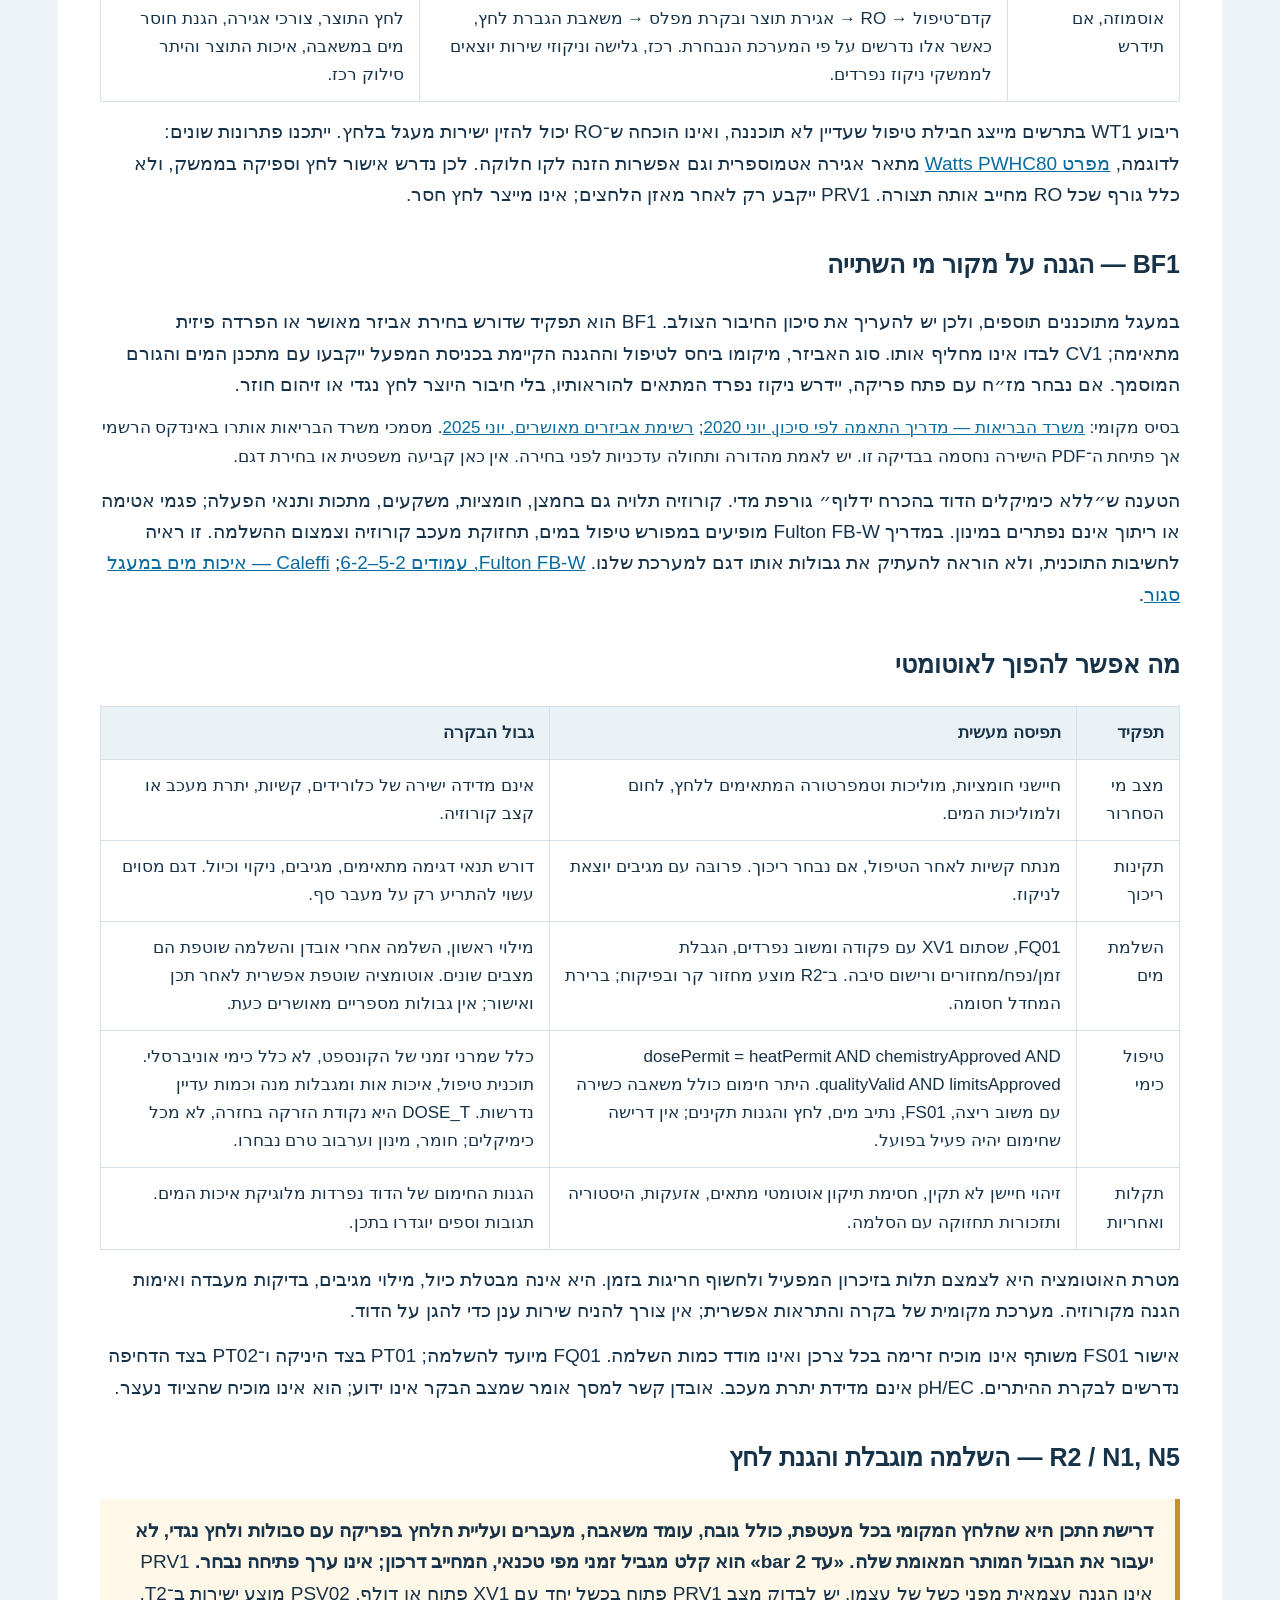
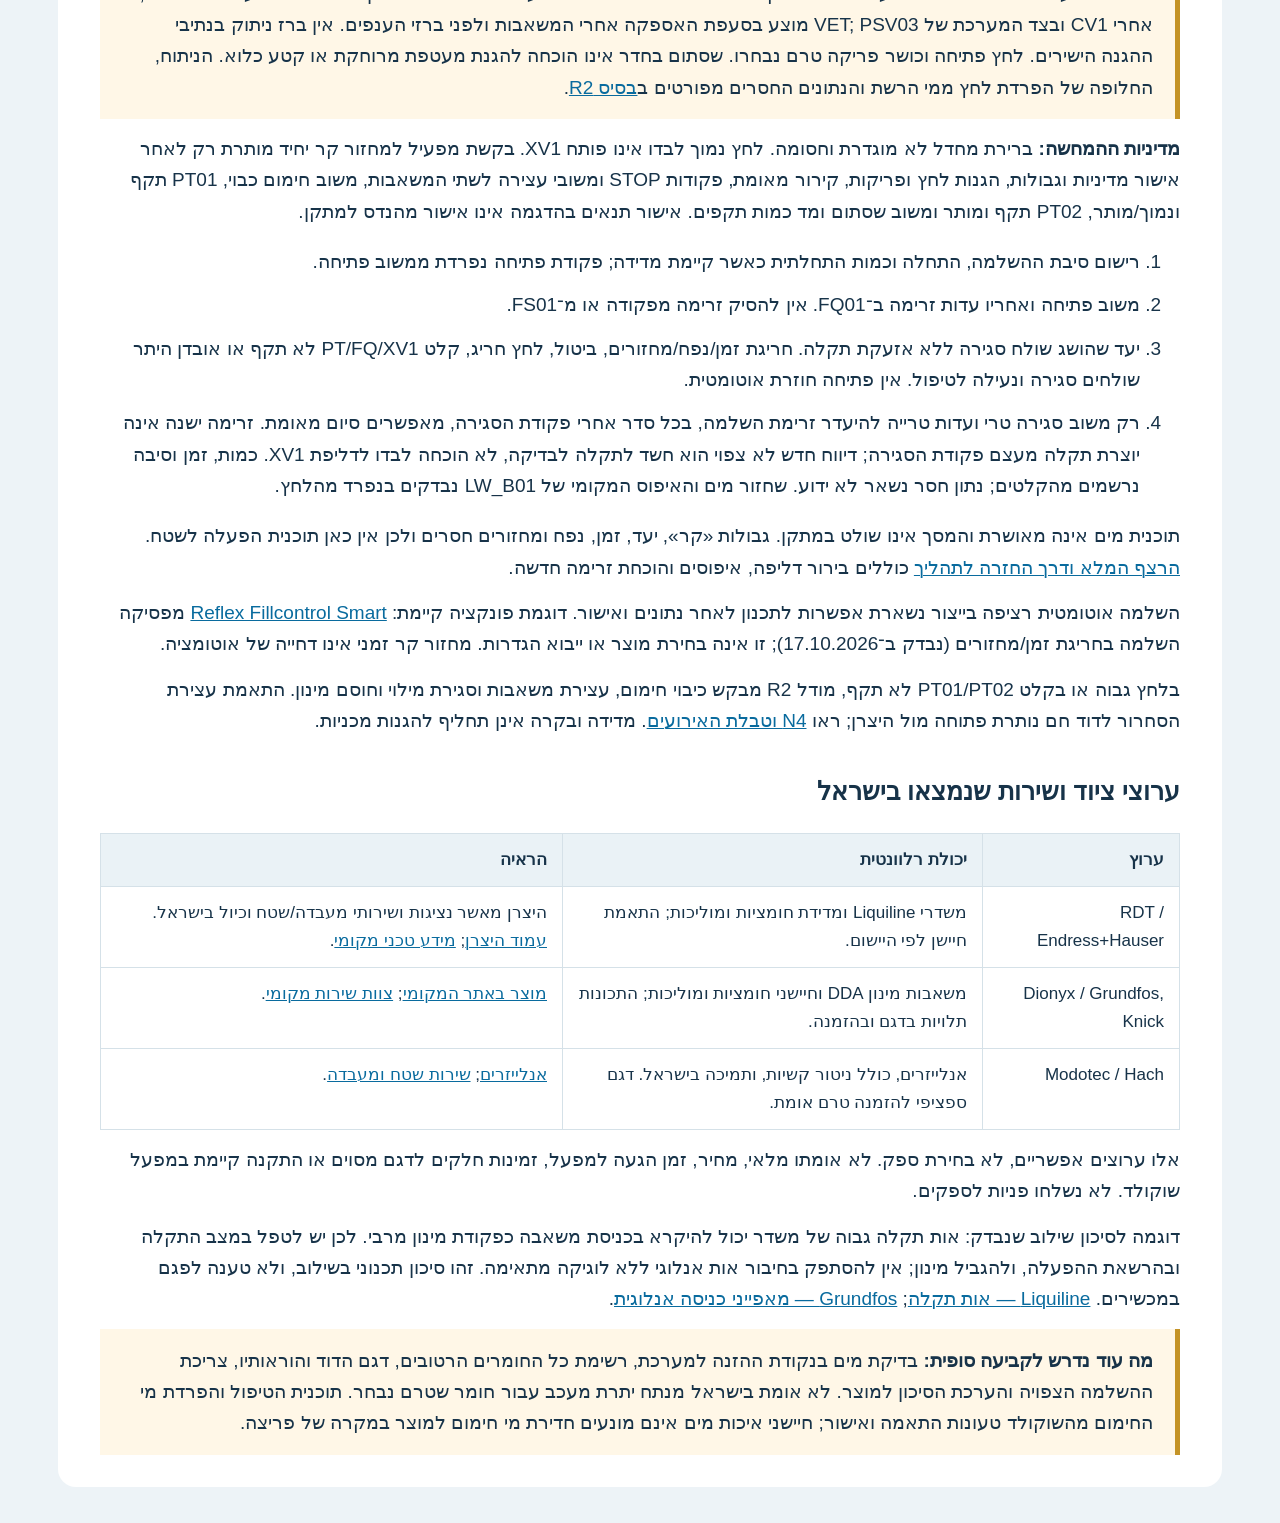
<file: assets/water-treatment-control-he.html>
<!doctype html>
<html lang="he" dir="rtl"><head><meta charset="utf-8"><meta name="viewport" content="width=device-width,initial-scale=1"><title>טיפול במים ובקרה אוטומטית — בסיס לתפיסה</title>
<style>body{margin:0;background:#edf3f7;color:#173349;font:19px/1.65 Arial,sans-serif}main{max-width:1080px;margin:36px auto;padding:32px 42px;background:white;border-radius:18px}h1{font-size:34px;line-height:1.3;margin:0 0 12px}h2{font-size:25px;margin-top:34px}p{margin:14px 0}a{color:#096b9e;text-decoration-thickness:1px}small,.muted{color:#62778a}table{border-collapse:collapse;width:100%;font-size:17px}td,th{padding:12px 15px;border:1px solid #d5e1e8;text-align:right;vertical-align:top}th{background:#eaf2f6}.decision{padding:18px 22px;background:#edf8f5;border-right:5px solid #008d80;border-radius:8px}.scope{padding:16px 22px;background:#fff7e7;border-right:5px solid #c49326}.links{font-size:17px}li{margin:12px 0}@media(max-width:700px){main{padding:22px;margin:12px}h1{font-size:28px}table{font-size:14px}td,th{padding:8px}}</style></head><body><main><p><a href="../index.html#suppliers">← חזרה למצגת</a></p><div class="scope"><strong>קונספט בלבד — לא תכנון לביצוע.</strong> אין בחירת ציוד, חומר טיפול או ערכי כיוון.</div>
<h1>טיפול במים ובקרה אוטומטית</h1>
<div class="muted">מפעל שוקולד · v4.2 / R2 · עדכון השלמה ומינון: 17.10.2026 · מקורות המים הקודמים: 16.10.2026</div>
<p><a href="../concept-notes-he.html">בסיס R2: הגנת לחץ, תגובות הבקרה ורצף השלמה ←</a></p>
<p>מערכת חדשה לחימום מעטפות צנרת ומכלי שוקולד באמצעות דוד מים חמים חשמלי תעשייתי. מעגל סגור הוא הנחת תכנון. אין בשלב זה בחירה של הספק, מידות, לחצים, ספיקות, חומר טיפול או מינון.</p>
<div class="decision"><strong>מסקנה:</strong> אוסמוזה הפוכה אינה חובה הנובעת מעצם המיקום בישראל או מהספק הדוד. בחירת הטיפול תלויה במי ההזנה בפועל, בחומרי כל המעגל ובדרישות הציוד. טיפול כימי וריכוך או אוסמוזה יכולים להשלים זה את זה.</div>

<h2>מה ידוע על המים בישראל</h2>
<p>לפי דף המידע של משרד הבריאות מינואר 2025, מערכת האספקה משלבת מים מותפלים, מים עיליים ומי תהום, והתמהיל משתנה. קשיות והרכב מינרלים אינם אחידים בארץ. עמידה בדרישות מי שתייה אינה מעידה שהמים מתאימים למשטחי החימום ולמתכות של דוד מסוים. <a href="https://www.gov.il/BlobFolder/reports/magnesium-calcium-drinking-water-supply-systems-survey-2023/he/files_publications_units_environmental_health_Magnesium-calcium-drinking-water-info.pdf">משרד הבריאות — מגנזיום, סידן וקשיות</a>.</p>
<p>לבחירת טיפול נדרשת אנליזה עדכנית של מי הכניסה למפעל ושל מי המעגל, יחד עם חומרי המבנה ודרישות יצרני הציוד. דוח אזורי כללי אינו מוכיח את הרכב המים בנקודת החיבור. <strong>אנליזת מי הכניסה ותנאי האספקה: אין נתונים.</strong> אין כאן ערכי קשיות או כלורידים שנקבעו למפעל.</p>

<h2>בחירת שיטת הטיפול</h2>
<table><thead><tr><th>ממצא לאחר בדיקה</th><th>חלופה לבדיקה</th></tr></thead><tbody>
<tr><td>מי ההזנה כבר עומדים בדרישות כל הציוד</td><td>מילוי מבוקר ותוכנית הגנה מקורוזיה לפי הצורך והוראות היצרן; ייתכן שאין צורך במתקן אוסמוזה קבוע.</td></tr>
<tr><td>החריגה העיקרית היא קשיות, ושאר המרכיבים מתאימים</td><td>ריכוך בשילוב תוכנית טיפול מאושרת. ריכוך אינו מסלק את כל המלחים או הכלורידים.</td></tr>
<tr><td>גם מלחים אחרים חורגים מדרישות הציוד</td><td>אוסמוזה הפוכה או שיטת דה־מינרליזציה מתאימה, ולאחריה התאמת המים לתוכנית הטיפול. אוסמוזה לבדה אינה מוכיחה הגנה מקורוזיה.</td></tr>
<tr><td>יש השלמת מים רבה או חדירת אוויר</td><td>לאתר את מקור האובדן או כניסת האוויר ולתקנו. הגדלת מינון אינה תחליף לתיקון.</td></tr>
</tbody></table>
<p>הכנת המים מיועדת למילוי ולהשלמה. אין צורך להעביר את כל ספיקת הסחרור דרך מערכת אוסמוזה. הבחירה בין שימוש במים מטופלים קיימים, טיפול למילוי או מתקן קבוע תיבדק לפי צריכת המים בפועל.</p>
<h2>WT1 — חלופות הידראוליות, לא ציוד שכבר נבחר</h2>
<table><thead><tr><th>חלופה</th><th>גבול המודול</th><th>מה חסר</th></tr></thead><tbody>
<tr><td>מים קיימים מתאימים / טיפול בלחץ</td><td>סינון או ריכוך לפי האנליזה; יציאה בלחץ מתאים אל מד הכמות ובקרת ההשלמה.</td><td>לחץ זמין אחרי הטיפול, הפסדי לחץ, איכות ותפוקת מים.</td></tr>
<tr><td>אוסמוזה, אם תידרש</td><td>קדם־טיפול → RO → אגירת תוצר ובקרת מפלס → משאבת הגברת לחץ, כאשר אלו נדרשים על פי המערכת הנבחרת. רכז, גלישה וניקוזי שירות יוצאים לממשקי ניקוז נפרדים.</td><td>לחץ התוצר, צורכי אגירה, הגנת חוסר מים במשאבה, איכות התוצר והיתר סילוק רכז.</td></tr>
</tbody></table>
<p>ריבוע WT1 בתרשים מייצג חבילת טיפול שעדיין לא תוכננה, ואינו הוכחה ש־RO יכול להזין ישירות מעגל בלחץ. ייתכנו פתרונות שונים: לדוגמה, <a href="https://www.watts.com/dfsmedia/0533dbba17714b1ab581ab07a4cbb521/665901-source/639015103990000000/es-wq-pwhc80-2545.pdf">מפרט Watts PWHC80</a> מתאר אגירה אטמוספרית וגם אפשרות הזנה לקו חלוקה. לכן נדרש אישור לחץ וספיקה בממשק, ולא כלל גורף שכל RO מחייב אותה תצורה. PRV1 ייקבע רק לאחר מאזן הלחצים; אינו מייצר לחץ חסר.</p>

<h2>BF1 — הגנה על מקור מי השתייה</h2>
<p>במעגל מתוכננים תוספים, ולכן יש להעריך את סיכון החיבור הצולב. BF1 הוא תפקיד שדורש בחירת אביזר מאושר או הפרדה פיזית מתאימה; CV1 לבדו אינו מחליף אותו. סוג האביזר, מיקומו ביחס לטיפול וההגנה הקיימת בכניסת המפעל ייקבעו עם מתכנן המים והגורם המוסמך. אם נבחר מז״ח עם פתח פריקה, יידרש ניקוז נפרד המתאים להוראותיו, בלי חיבור היוצר לחץ נגדי או זיהום חוזר.</p>
<p class="links">בסיס מקומי: <a href="https://www.gov.il/BlobFolder/policy/bsv-254172020/he/units_environmental_health_guide_mazach_21082018.pdf">משרד הבריאות — מדריך התאמה לפי סיכון, יוני 2020</a>; <a href="https://www.gov.il/BlobFolder/guide/mazah/he/units_environmental_health_mazach-list.pdf">רשימת אביזרים מאושרים, יוני 2025</a>. מסמכי משרד הבריאות אותרו באינדקס הרשמי אך פתיחת ה־PDF הישירה נחסמה בבדיקה זו. יש לאמת מהדורה ותחולה עדכניות לפני בחירה. אין כאן קביעה משפטית או בחירת דגם.</p>
<p>הטענה ש״ללא כימיקלים הדוד בהכרח ידלוף״ גורפת מדי. קורוזיה תלויה גם בחמצן, חומציות, משקעים, מתכות ותנאי הפעלה; פגמי אטימה או ריתוך אינם נפתרים במינון. במדריך Fulton FB‑W מופיעים במפורש טיפול במים, תחזוקת מעכב קורוזיה וצמצום ההשלמה. זו ראיה לחשיבות התוכנית, ולא הוראה להעתיק את גבולות אותו דגם למערכת שלנו. <a href="https://fulton.com/app/uploads/2021/01/FBW-IOM-2023-0124.pdf#page=11">Fulton FB‑W, עמודים 2‑5–2‑6</a>; <a href="https://www.caleffi.com/en-us/blog/hydronic-system-fluid-quality-bad">Caleffi — איכות מים במעגל סגור</a>.</p>

<h2>מה אפשר להפוך לאוטומטי</h2>
<table><thead><tr><th>תפקיד</th><th>תפיסה מעשית</th><th>גבול הבקרה</th></tr></thead><tbody>
<tr><td>מצב מי הסחרור</td><td>חיישני חומציות, מוליכות וטמפרטורה המתאימים ללחץ, לחום ולמוליכות המים.</td><td>אינם מדידה ישירה של כלורידים, קשיות, יתרת מעכב או קצב קורוזיה.</td></tr>
<tr><td>תקינות ריכוך</td><td>מנתח קשיות לאחר הטיפול, אם נבחר ריכוך. פרובּה עם מגיבים יוצאת לניקוז.</td><td>דורש תנאי דגימה מתאימים, מגיבים, ניקוי וכיול. דגם מסוים עשוי להתריע רק על מעבר סף.</td></tr>
<tr><td>השלמת מים</td><td>FQ01, שסתום XV1 עם פקודה ומשוב נפרדים, הגבלת זמן/נפח/מחזורים ורישום סיבה. ב־R2 מוצע מחזור קר ובפיקוח; ברירת המחדל חסומה.</td><td>מילוי ראשון, השלמה אחרי אובדן והשלמה שוטפת הם מצבים שונים. אוטומציה שוטפת אפשרית לאחר תכן ואישור; אין גבולות מספריים מאושרים כעת.</td></tr>
<tr><td>טיפול כימי</td><td><bdi>dosePermit = heatPermit AND chemistryApproved AND qualityValid AND limitsApproved</bdi>. היתר חימום כולל משאבה כשירה עם משוב ריצה, FS01, נתיב מים, לחץ והגנות תקינים; אין דרישה שחימום יהיה פעיל בפועל.</td><td>כלל שמרני זמני של הקונספט, לא כלל כימי אוניברסלי. תוכנית טיפול, איכות אות ומגבלות מנה וכמות עדיין נדרשות. DOSE_T היא נקודת הזרקה בחזרה, לא מכל כימיקלים; חומר, מינון וערבוב טרם נבחרו.</td></tr>
<tr><td>תקלות ואחריות</td><td>זיהוי חיישן לא תקין, חסימת תיקון אוטומטי מתאים, אזעקות, היסטוריה ותזכורות תחזוקה עם הסלמה.</td><td>הגנות החימום של הדוד נפרדות מלוגיקת איכות המים. תגובות וספים יוגדרו בתכן.</td></tr>
</tbody></table>
<p>מטרת האוטומציה היא לצמצם תלות בזיכרון המפעיל ולחשוף חריגות בזמן. היא אינה מבטלת כיול, מילוי מגיבים, בדיקות מעבדה ואימות הגנה מקורוזיה. מערכת מקומית של בקרה והתראות אפשרית; אין צורך להניח שירות ענן כדי להגן על הדוד.</p>
<p>אישור FS01 משותף אינו מוכיח זרימה בכל צרכן ואינו מודד כמות השלמה. FQ01 מיועד להשלמה; PT01 בצד היניקה ו־PT02 בצד הדחיפה נדרשים לבקרת ההיתרים. pH/EC אינם מדידת יתרת מעכב. אובדן קשר למסך אומר שמצב הבקר אינו ידוע; הוא אינו מוכיח שהציוד נעצר.</p>

<h2>R2 / N1, N5 — השלמה מוגבלת והגנת לחץ</h2>
<div class="scope"><strong>דרישת התכן היא שהלחץ המקומי בכל מעטפת, כולל גובה, עומד משאבה, מעברים ועליית הלחץ בפריקה עם סבולות ולחץ נגדי, לא יעבור את הגבול המותר המאומת שלה. «עד 2 bar» הוא קלט מגביל זמני מפי טכנאי, המחייב דרכון; אינו ערך פתיחה נבחר.</strong> PRV1 אינו הגנה עצמאית מפני כשל של עצמו. יש לבדוק מצב PRV1 פתוח בכשל יחד עם XV1 פתוח או דולף. PSV02 מוצע ישירות ב־T2, אחרי CV1 ובצד המערכת של VET; PSV03 מוצע בסעפת האספקה אחרי המשאבות ולפני ברזי הענפים. אין ברז ניתוק בנתיבי ההגנה הישירים. לחץ פתיחה וכושר פריקה טרם נבחרו. שסתום בחדר אינו הוכחה להגנת מעטפת מרוחקת או קטע כלוא. הניתוח, החלופה של הפרדת לחץ ממי הרשת והנתונים החסרים מפורטים ב<a href="../concept-notes-he.html#pressure">בסיס R2</a>.</div>
<p><strong>מדיניות ההמחשה:</strong> ברירת מחדל לא מוגדרת וחסומה. לחץ נמוך לבדו אינו פותח XV1. בקשת מפעיל למחזור קר יחיד מותרת רק לאחר אישור מדיניות וגבולות, הגנות לחץ ופריקות, קירור מאומת, פקודות STOP ומשובי עצירה לשתי המשאבות, משוב חימום כבוי, PT01 תקף ונמוך/מותר, PT02 תקף ומותר ומשוב שסתום ומד כמות תקפים. אישור תנאים בהדגמה אינו אישור מהנדס למתקן.</p>
<ol>
<li>רישום סיבת ההשלמה, התחלה וכמות התחלתית כאשר קיימת מדידה; פקודת פתיחה נפרדת ממשוב פתיחה.</li>
<li>משוב פתיחה ואחריו עדות זרימה ב־FQ01. אין להסיק זרימה מפקודה או מ־FS01.</li>
<li>יעד שהושג שולח סגירה ללא אזעקת תקלה. חריגת זמן/נפח/מחזורים, ביטול, לחץ חריג, קלט PT/FQ/XV1 לא תקף או אובדן היתר שולחים סגירה ונעילה לטיפול. אין פתיחה חוזרת אוטומטית.</li>
<li>רק משוב סגירה טרי ועדות טרייה להיעדר זרימת השלמה, בכל סדר אחרי פקודת הסגירה, מאפשרים סיום מאומת. זרימה ישנה אינה יוצרת תקלה מעצם פקודת הסגירה; דיווח חדש לא צפוי הוא חשד לתקלה לבדיקה, לא הוכחה לבדו לדליפת XV1. כמות, זמן וסיבה נרשמים מהקלטים; נתון חסר נשאר לא ידוע. שחזור מים והאיפוס המקומי של LW_B01 נבדקים בנפרד מהלחץ.</li>
</ol>
<p>תוכנית מים אינה מאושרת והמסך אינו שולט במתקן. גבולות «קר», יעד, זמן, נפח ומחזורים חסרים ולכן אין כאן תוכנית הפעלה לשטח. <a href="../concept-notes-he.html#fill">הרצף המלא ודרך החזרה לתהליך</a> כוללים בירור דליפה, איפוסים והוכחת זרימה חדשה.</p>
<p>השלמה אוטומטית רציפה בייצור נשארת אפשרות לתכנון לאחר נתונים ואישור. דוגמת פונקציה קיימת: <a href="https://reflex-winkelmann.de/en-gb/products/6813500">Reflex Fillcontrol Smart</a> מפסיקה השלמה בחריגת זמן/מחזורים (נבדק ב־17.10.2026); זו אינה בחירת מוצר או ייבוא הגדרות. מחזור קר זמני אינו דחייה של אוטומציה.</p>
<p>בלחץ גבוה או בקלט PT01/PT02 לא תקף, מודל R2 מבקש כיבוי חימום, עצירת משאבות וסגירת מילוי וחוסם מינון. התאמת עצירת הסחרור לדוד חם נותרת פתוחה מול היצרן; ראו <a href="../concept-notes-he.html#events">N4 וטבלת האירועים</a>. מדידה ובקרה אינן תחליף להגנות מכניות.</p>

<h2>ערוצי ציוד ושירות שנמצאו בישראל</h2>
<table><thead><tr><th>ערוץ</th><th>יכולת רלוונטית</th><th>הראיה</th></tr></thead><tbody>
<tr><td>RDT / Endress+Hauser</td><td>משדרי Liquiline ומדידת חומציות ומוליכות; התאמת חיישן לפי היישום.</td><td>היצרן מאשר נציגות ושירותי מעבדה/שטח וכיול בישראל. <a href="https://www.endress.com/en/endress-hauser-group/endresshauser-at-a-glance/worldwide-network/israel">עמוד היצרן</a>; <a href="https://rdt.co.il/wp-content/uploads/2023/08/1.pdf">מידע טכני מקומי</a>.</td></tr>
<tr><td>Dionyx / Grundfos, Knick</td><td>משאבות מינון DDA וחיישני חומציות ומוליכות; התכונות תלויות בדגם ובהזמנה.</td><td><a href="https://dionyx.co.il/משאבות-מינון-dosing-dda-family/">מוצר באתר המקומי</a>; <a href="https://dionyx.co.il/צור-קשר/">צוות שירות מקומי</a>.</td></tr>
<tr><td>Modotec / Hach</td><td>אנלייזרים, כולל ניטור קשיות, ותמיכה בישראל. דגם ספציפי להזמנה טרם אומת.</td><td><a href="https://www.modotec.co.il/אנלייזרים/">אנלייזרים</a>; <a href="https://www.modotec.co.il/תמיכה-טכנית/">שירות שטח ומעבדה</a>.</td></tr>
</tbody></table>
<p>אלו ערוצים אפשריים, לא בחירת ספק. לא אומתו מלאי, מחיר, זמן הגעה למפעל, זמינות חלקים לדגם מסוים או התקנה קיימת במפעל שוקולד. לא נשלחו פניות לספקים.</p>
<p>דוגמה לסיכון שילוב שנבדק: אות תקלה גבוה של משדר יכול להיקרא בכניסת משאבה כפקודת מינון מרבי. לכן יש לטפל במצב התקלה ובהרשאת ההפעלה, ולהגביל מינון; אין להסתפק בחיבור אות אנלוגי ללא לוגיקה מתאימה. זהו סיכון תכנוני בשילוב, ולא טענה לפגם במכשירים. <a href="https://rdt.co.il/wp-content/uploads/2023/08/1.pdf#page=27">Liquiline — אות תקלה</a>; <a href="https://api.grundfos.com/literature/Grundfosliterature-6910071.pdf">Grundfos — מאפייני כניסה אנלוגית</a>.</p>

<div class="scope"><strong>מה עוד נדרש לקביעה סופית:</strong> בדיקת מים בנקודת ההזנה למערכת, רשימת כל החומרים הרטובים, דגם הדוד והוראותיו, צריכת ההשלמה הצפויה והערכת הסיכון למוצר. לא אומת בישראל מנתח יתרת מעכב עבור חומר שטרם נבחר. תוכנית הטיפול והפרדת מי החימום מהשוקולד טעונות התאמה ואישור; חיישני איכות מים אינם מונעים חדירת מי חימום למוצר במקרה של פריצה.</div>
</main></body></html>
</file>
<file: assets/site-input-ui.css>
.site-input-app{--si-ink:#183348;--si-muted:#5d7382;--si-line:#d4e0e7;--si-blue:#215f86;--si-bg:#f4f7f9;color:var(--si-ink);font-family:inherit;line-height:1.55}.site-input-app *{box-sizing:border-box}.site-shell{max-width:1320px;margin:auto;background:white;border:1px solid var(--si-line);border-radius:18px;padding:clamp(16px,3vw,36px)}.site-heading h1{font-size:clamp(24px,3vw,36px);margin:0 0 10px}.site-eyebrow{font-weight:800;color:var(--si-blue);margin:0 0 6px}.site-heading p{max-width:880px}.site-toolbar,.site-levels,.site-groups,.site-section-head,.site-repeat-nav,.site-input-row{display:flex;align-items:center;gap:10px;flex-wrap:wrap}.site-input-app button{font:inherit;font-weight:600;padding:9px 14px;min-height:42px;border:1px solid var(--si-line);border-radius:8px;background:#fff;color:var(--si-ink);cursor:pointer;line-height:1.3}.site-input-app button:hover{background:#edf4f8}.site-input-app button:focus-visible,.site-input-app input:focus-visible,.site-input-app select:focus-visible,.site-input-app textarea:focus-visible,.site-input-app summary:focus-visible{outline:3px solid #168bb9;outline-offset:3px}.site-input-app button.site-primary{background:var(--si-ink);border-color:var(--si-ink);color:white}.site-note,.site-hint{color:var(--si-muted);font-size:14px}.site-note{margin:12px 0}.site-notice:empty{display:none}.site-notice{padding:10px;border-radius:8px;background:#edf4f8;margin:12px 0}.site-mapping{padding:12px 14px;background:#fff8e7;border-right:4px solid #aa7629;border-radius:8px;font-size:14px;margin:16px 0}.site-levels{padding:6px 0 12px;align-items:stretch}.site-levels button{flex:1 1 160px}.site-levels [aria-pressed=true],.site-groups [aria-current=page]{background:#e5eff5;border-color:#5892b8;color:#123e5a}.site-progress{display:flex;gap:8px 18px;flex-wrap:wrap;padding:10px 0 16px;font-size:14px;color:var(--si-muted)}.site-progress small{display:block;width:100%;overflow-wrap:anywhere}.site-groups{padding:12px 0;border-top:1px solid var(--si-line);border-bottom:1px solid var(--si-line);gap:6px}.site-groups button{font-size:13px;padding:8px 11px}.site-section-head{justify-content:space-between;margin:16px 0}.site-section-head h2{font-size:22px;margin:0}.site-toggle{display:flex;align-items:center;gap:7px;font-size:14px}.site-toggle input{width:18px;height:18px}.site-scope{padding:16px 0;border-bottom:1px solid var(--si-line)}.site-repeat-nav{background:var(--si-bg);border:1px solid var(--si-line);border-radius:10px;padding:12px;margin-bottom:12px}.site-repeat-nav>span{font-weight:700}.site-repeat-nav select{flex:1;min-width:130px;max-width:380px}.site-fields{display:grid;grid-template-columns:repeat(2,minmax(0,1fr));gap:22px 28px}.site-field{min-width:0}.site-field>label{display:block;font-weight:650;margin-bottom:7px}.site-input-row{gap:6px;align-items:stretch;flex-wrap:nowrap}.site-input-app input:not([type=checkbox]):not([type=file]),.site-input-app select,.site-input-app textarea{font:inherit;color:var(--si-ink);min-width:0;max-width:100%;padding:9px 10px;border:1px solid #afc2ce;border-radius:7px;background:#fff;min-height:42px}.site-input-row>input,.site-input-row>select:first-child{flex:1;width:100px}.site-input-row>select:not(:first-child){width:95px;direction:ltr}.site-input-app input[type=number]{direction:ltr;text-align:right}.site-input-row .site-source{font-size:12px;padding:6px 8px;max-width:132px;font-weight:500;flex-shrink:0}.site-hint{display:block;margin-top:6px;font-size:12px}.site-id{font-size:13px;display:block;overflow-wrap:anywhere}.site-field-error,.site-error{color:#9a2525;background:#fff0ef}.site-field-error{display:block;margin:6px 0;font-size:13px}.site-input-app [aria-invalid=true]{border-color:#b64b42!important}.site-validation{margin-top:18px;padding:12px;background:#fff6f1;border-radius:8px}.site-validation button{font-size:12px;text-align:right;overflow-wrap:anywhere}.site-validation summary{cursor:pointer}.site-dialog{width:min(620px,calc(100vw - 30px));max-height:88vh;overflow-y:auto;border:1px solid #afc2ce;border-radius:16px;padding:24px;color:var(--si-ink);font-family:inherit;line-height:1.5}.site-dialog::backdrop{background:rgba(13,32,47,.6)}.site-dialog h2{font-size:22px;margin:0 0 18px}.site-dialog .site-dialog-close{float:left;margin:0 10px 10px 0}.site-dialog-field{display:flex;flex-direction:column;gap:5px;margin:12px 0;font-weight:600;font-size:14px}.site-dialog-field input,.site-dialog-field select{width:100%}.site-dialog textarea{width:100%;font-family:monospace;font-size:13px}.site-path{display:block;direction:ltr;text-align:left;font-size:11px;overflow-wrap:anywhere;margin:8px 0;color:var(--si-muted)}.site-value-heading{font-size:24px;font-weight:700;direction:ltr;text-align:right}.site-dialog>button:last-child{margin-top:12px}.site-result{padding:14px 0;border-bottom:1px solid var(--si-line);display:flex;gap:20px;justify-content:space-between;flex-wrap:wrap}.site-result>span{color:var(--si-muted)}.site-result p{width:100%;font-size:13px}.site-input-app input:disabled{background:#f0f1f2;color:#6b7377}@media(max-width:700px){.site-fields{grid-template-columns:1fr;gap:20px}.site-shell{border-radius:12px;padding:15px}.site-levels{gap:6px}.site-levels button{flex-basis:calc(50% - 6px);font-size:13px}.site-groups{flex-wrap:nowrap;overflow-x:auto;justify-content:flex-start;padding-bottom:14px;max-width:100%}.site-groups button{flex-shrink:0;max-width:220px}.site-toolbar{gap:6px}.site-toolbar button{font-size:13px;flex:1 1 42%}.site-input-row{flex-wrap:wrap}.site-input-row>input,.site-input-row>select:first-child{flex:1 1 55%}.site-input-row .site-source{max-width:100%;flex-basis:100%;min-height:34px;text-align:right;background:#f4f7f9}.site-repeat-nav{padding:9px}.site-repeat-nav button{font-size:12px}.site-dialog{padding:18px}.site-section-head h2{font-size:20px}.site-note,.site-mapping{font-size:13px}}@media(prefers-reduced-motion:reduce){.site-input-app *{scroll-behavior:auto}}

.site-field-warning{display:block;margin:6px 0;font-size:12px;color:#865c17;background:#fff9e9;padding:5px 7px;border-radius:5px;overflow-wrap:anywhere}
/* The presentation's global sticky nav is for its main tabs only. */
.site-input-app nav.site-levels,.site-input-app nav.site-groups{position:static;top:auto;z-index:auto;background:transparent;color:var(--si-ink);padding-inline:0}
</file>
<file: assets/site-input-bindings.css>
.site-binding-summary{margin:0 0 16px;padding:14px 18px;background:#f8fafb;border:1px solid #c8d7e1;border-radius:10px;color:#344f60;font-size:13px;line-height:1.6}
.site-binding-summary p{margin:7px 0}.site-binding-list{display:flex;flex-wrap:wrap;gap:7px;align-items:center}.site-binding-summary button,.site-value-dialog button{font:inherit;color:#29495e;background:white;border:1px solid #b9cdd9;border-radius:7px;padding:8px 11px;cursor:pointer;overflow-wrap:anywhere}
.site-binding-summary button:hover,.site-value-dialog button:hover{background:#eaf2f6}.site-binding-summary button:focus-visible,.site-value-dialog button:focus-visible{outline:3px solid #c78618;outline-offset:2px}.site-data-value{font-size:12px!important}.site-empty-reading{padding:6px 10px;background:#edf0f2;border-radius:5px}.site-value-dialog{padding:0;max-width:700px;width:calc(100% - 24px);max-height:88vh;border:1px solid #9db3c3;border-radius:12px;color:#203d51}.site-value-dialog::backdrop{background:#152d4166}.site-value-dialog header{padding:15px 20px;display:flex;justify-content:space-between;gap:15px;align-items:center;background:#eff4f7;position:sticky;top:0}.site-value-dialog h2{font-size:20px;margin:0}.site-value-body{padding:16px 20px;overflow-wrap:anywhere}.site-value-body section{padding:14px;margin:0 0 12px}.site-value-number{font-size:23px;font-weight:bold;direction:ltr;text-align:right}.site-value-body dl>div{display:grid;grid-template-columns:130px 1fr;gap:15px;padding:6px 0;border-bottom:1px solid #e2e9ed}.site-value-body dd{margin:0;unicode-bidi:plaintext}.site-value-body dt{color:#5b7281}.site-schematic{display:block;width:100%;height:auto}.site-schematic [data-site-target]{cursor:pointer}.site-schematic [data-site-target]:focus rect{stroke:#b67b13;stroke-width:5}#site-export-annotated-graph{margin-top:12px}
@media(max-width:650px){.topbar .tabs{width:100%;overflow-x:auto;gap:3px}.topbar .tab{padding:10px 12px}.site-binding-summary{padding:10px;font-size:12px}.site-value-body{padding:10px}.site-value-body dl>div{grid-template-columns:1fr;gap:3px}.site-value-dialog header{padding:12px}.site-binding-list{max-height:180px;overflow:auto}}

/* Calculated specification values never use process status colours. */
.site-calculated-value{border-style:dashed!important;border-width:2px!important;background:#f8fafb!important}.site-calculated-value::before{content:"מחושב · לא מאושר · ";font-weight:bold}.site-schematic [data-site-target] rect[stroke-dasharray]{fill:#f7f9fa}
</file>
<file: assets/site-calc-ui.css>
.site-calc-panel{padding:20px;margin:22px 0;border:1px solid #c0d3e0;border-radius:14px;background:#f5f9fc}.site-calc-headline{display:flex;gap:12px;align-items:center;justify-content:space-between;flex-wrap:wrap}.site-calc-headline h2{font-size:21px;margin:0}.site-calc-badge{font-size:12px;background:#e6edf2;padding:7px 11px;border-radius:8px}.site-calc-badge[data-validity=current]{border:1px dashed #215f86;background:white}.site-calc-actions{display:flex;gap:8px;flex-wrap:wrap;margin:15px 0 10px}.site-calc-actions .site-calc-run{font-size:19px;min-width:95px}.site-calc-actions button:disabled{opacity:.5;cursor:default}.site-calc-summary{font-weight:650}.site-calc-panel>button[hidden]{display:none}.site-calc-hashes{font-size:13px}.site-calc-hashes summary,.site-calc-results summary,.site-calc-dialog summary,.site-calc-assessments summary,.site-calc-plots summary{cursor:pointer;min-height:36px;padding-block:6px}.site-calc-hash-row{display:grid;grid-template-columns:150px minmax(0,1fr);gap:10px;margin:8px 0}.site-calc-hash-row code{direction:ltr;text-align:left;overflow-wrap:anywhere;font-size:11px}.site-calc-path{display:block;overflow-wrap:anywhere;direction:ltr;text-align:left;font-family:monospace;font-size:11px;margin:5px 0}.site-input-app button.site-calc-path{font-size:11px;min-height:32px;text-align:left;max-width:100%;font-weight:400;padding:6px 9px;white-space:normal}.site-calc-json{direction:ltr;text-align:left;white-space:pre-wrap;overflow-wrap:anywhere;background:#f2f6f8;padding:12px;border:1px solid #d4e0e7;border-radius:7px;font-size:12px;max-width:100%;max-height:440px;overflow:auto}.site-calc-dialog{width:min(920px,calc(100vw - 24px))}.site-calc-dialog button{font:inherit;border:1px solid #afc2ce;border-radius:7px;min-height:42px;padding:8px 12px;background:white;color:#183348;cursor:pointer}.site-calc-dialog button.site-primary{background:#183348;color:white}.site-calc-dialog select,.site-calc-dialog input{font:inherit;padding:8px 10px;min-height:42px;border:1px solid #afc2ce;border-radius:7px;min-width:0;max-width:100%}.site-calc-dialog textarea{min-height:200px;line-height:1.45;padding:10px;border:1px solid #afc2ce;border-radius:7px}.site-calc-dialog button:focus-visible,.site-calc-dialog input:focus-visible,.site-calc-dialog select:focus-visible,.site-calc-dialog summary:focus-visible,.site-calc-dialog textarea:focus-visible{outline:3px solid #168bb9;outline-offset:3px}.site-calc-method-fields{display:grid;grid-template-columns:repeat(2,minmax(0,1fr));gap:0 18px;padding:10px 12px}.site-calc-method-fields .site-dialog-field{min-width:0}.site-calc-method-fields .site-dialog-field span{overflow-wrap:anywhere}.site-calc-method-record,.site-calc-method-nested{border:1px solid #d4e0e7;border-radius:8px;padding:7px 10px;margin:10px 0;min-width:0}.site-calc-method-nested{grid-column:1/-1;background:#fafcfd}.site-calc-method-form>h3{margin-bottom:4px}.site-calc-raw-editor{margin:14px 0}.site-calc-result{padding:17px 0;border-bottom:1px solid #d4e0e7}.site-calc-result h3{font-size:16px;margin:0 0 9px}.site-calc-result-row{display:flex;gap:10px;align-items:center;flex-wrap:wrap;padding:7px 10px;border-right:3px dashed #8299aa;background:#f8fafc;margin:8px 0}.site-calc-result-row>span{font-size:12px}.site-calc-result-row>.site-calc-path{width:100%;margin:0}.site-calc-result-row[data-validity=invalid]{border-color:#9a2525;background:#fff3f1}.site-calc-result-row[data-validity=stale]{border-color:#a87925;background:#fff9ea}.site-input-app .site-calc-result-value{font-size:18px;direction:ltr;white-space:normal;overflow-wrap:anywhere;max-width:100%;text-align:right}.site-calc-diagnostic{padding:8px 12px;border-radius:7px;background:#f2f6f8;margin:7px 0;font-size:12px;overflow-wrap:anywhere}.site-calc-diagnostic p{margin:6px 0}.site-calc-assessments{padding-top:22px}.site-calc-assessments h3{font-size:19px}.site-calc-check-row{display:flex;align-items:center;gap:8px;flex-wrap:wrap;border-bottom:1px solid #d4e0e7;padding:10px 0}.site-calc-check-row>strong{flex-basis:230px;font-size:14px}.site-calc-check-row>code{font-size:11px;overflow-wrap:anywhere}.site-calc-check-row>span{font-size:12px;color:#675f48}.site-calc-check-row button{font-size:12px;max-width:100%;overflow-wrap:anywhere}.site-calc-check-row [data-verdict=FAIL]{border-color:#b16a60;background:#fff0ec}.site-calc-check-row [data-verdict=UNKNOWN]{background:#fff8e8;border-color:#c6ad76}.site-calc-check-row [data-verdict=PASS]{background:#eef5f7;border-style:dashed}.site-calc-pressure-families{margin-top:18px}.site-calc-stale-notice,.site-calc-example-notice{padding:12px 14px;background:#fff7df;border:1px solid #dac282;border-radius:8px;font-size:14px}.site-calc-example{border:2px dashed #a46b17;background:#fffaf0}.site-calc-example .site-calc-badge:before{content:'דוגמה בלבד · '}.site-calc-plots{border:1px solid #d4e0e7;border-radius:10px;padding:14px;margin-top:24px}.site-calc-plots svg{width:100%;max-width:650px;height:auto;direction:ltr;display:block;background:white;border:1px solid #d4e0e7;border-radius:8px}.site-calc-plots svg text{font:12px sans-serif;fill:#183348}.site-calc-plots table{border-collapse:collapse;width:100%;max-width:650px}.site-calc-plots th,.site-calc-plots td{padding:7px;border-bottom:1px solid #d4e0e7;font-size:13px;text-align:right}.site-calc-plots td{direction:ltr}.site-calc-plots caption{text-align:right;font-size:12px;font-weight:650;margin-bottom:7px}.site-calc-dialog .site-value-heading{overflow-wrap:anywhere;max-width:100%}@media(max-width:700px){.site-calc-panel{padding:14px;margin:16px 0}.site-calc-headline h2{font-size:19px}.site-calc-actions button{flex:1 1 42%;font-size:12px}.site-calc-actions .site-calc-run{flex-basis:100%;font-size:18px}.site-calc-hash-row{grid-template-columns:1fr;gap:3px}.site-calc-method-fields{grid-template-columns:1fr;padding:5px}.site-calc-method-nested{grid-column:auto}.site-calc-dialog{padding:16px}.site-calc-result-row{padding:7px}.site-calc-check-row>strong{flex-basis:100%}.site-calc-check-row>code{flex-basis:100%}.site-calc-method-record,.site-calc-method-nested{padding:7px}.site-calc-plots{padding:10px}.site-calc-json{padding:9px;font-size:11px}}
</file>
<file: assets/site-calc-graphs.css>
.site-calc-plots{margin:18px 0;border-top:1px solid #cbd5da;padding-top:12px}.site-calc-plots h3{font-size:17px;margin:4px 0}.site-calc-plot-note{font-size:12px;color:#536773;line-height:1.6;overflow-wrap:anywhere}.site-calc-plot-grid{display:grid;grid-template-columns:repeat(2,minmax(0,1fr));gap:14px}.site-calc-plot-card{min-width:0;border:1px dashed #9aaebc;border-radius:9px;padding:14px;background:#fbfcfd}.site-calc-plot-card h4{margin:0 0 12px;font-size:15px}.site-calc-plot-card p{font-size:12px;line-height:1.6;overflow-wrap:anywhere}.site-calc-plot-card svg{display:block;width:100%;height:auto;direction:ltr;background:#fff;margin:8px 0}.site-calc-plot-card svg text{fill:#344c5c;font-family:Arial,sans-serif}.site-calc-plot-card details{font-size:12px;margin-top:10px}.site-calc-plot-table{max-width:100%;overflow:auto}.site-calc-plot-table table{width:100%;border-collapse:collapse;font-size:11px}.site-calc-plot-table th,.site-calc-plot-table td{padding:8px;border-bottom:1px solid #dce4e9;text-align:right;overflow-wrap:anywhere}@media(max-width:900px){.site-calc-plot-grid{grid-template-columns:1fr}}@media(max-width:450px){.site-calc-plot-card{padding:9px}.site-calc-plots{margin-top:12px}}
</file>
<file: assets/selected-model-interaction.css>
/* One explanation beside the model. No mass annotations on the canvas. */
#model-workspace{position:absolute;inset:121px 0 37px;display:flex;direction:ltr;min-height:0;overflow:hidden}
body.embedded #model-workspace{inset:49px 0 37px}
#model-workspace #stage{position:relative;inset:auto;flex:1;min-width:0;min-height:0;overflow:hidden}
#labels{display:none!important}
#component-panel{direction:rtl;flex:0 0 320px;max-width:38%;min-width:0;overflow:auto;background:#fff;border-left:1px solid #d5dee6;box-shadow:-4px 0 18px #17324908;overscroll-behavior:contain}
#component-panel[hidden]{display:none}
.component-panel-bar{position:sticky;top:0;z-index:2;display:flex;align-items:center;justify-content:space-between;gap:8px;padding:12px 16px;background:#fff;border-bottom:1px solid #e4e9ed}
.component-panel-bar span{font-size:12px;color:#62798a}.component-panel-bar button{padding:5px 9px;font-size:12px}
#close-component{font-size:22px;line-height:1;padding:3px 8px}
#component-content{padding:22px 22px 12px;font-size:14px;line-height:1.65;overflow-wrap:anywhere}
#component-content h2{margin:4px 0 14px;font-size:24px;line-height:1.25;outline:none}
#component-content h3{font-size:12px;color:#576c7e;margin:0 0 6px}
.component-tag{display:inline-block;color:#526b7f;background:#f1f4f6;border-radius:4px;padding:2px 7px;font-size:12px;font-weight:700;letter-spacing:.04em}
.component-role{margin:0 0 20px;color:#233f54}
.component-note{padding:14px;background:#f5f7f8;border:1px solid #e4e9ed;border-radius:7px;margin-bottom:16px}.component-note p{margin:0;font-size:13px}
#component-content details{padding:10px 0;border-top:1px solid #e3e9ed;border-bottom:1px solid #e3e9ed;font-size:12px}#component-content summary{cursor:pointer;font-weight:bold}#component-content ul{padding:0 18px;direction:ltr;text-align:left}
.component-related{display:flex;flex-wrap:wrap;gap:6px;margin:18px 0}.component-related h3{flex-basis:100%}.component-related button{font-size:11px;padding:5px 7px}
.component-view{width:100%;text-align:center;margin-top:16px;background:#edf3f7;border-color:#b9cad6}
.component-pending{color:#6b7b87;font-size:11px;margin:18px 0 8px;padding-top:12px;border-top:1px solid #e6eaed}
#component-content label{display:block;font-size:12px;margin-bottom:5px}#component-search{font:inherit;direction:rtl;width:100%;padding:10px;border:1px solid #a8bac8;border-radius:6px;background:#fff;color:#153149}
#component-search:focus-visible{outline:2px solid #2777a2;outline-offset:2px}
.component-results{display:grid;gap:6px;margin-top:14px}.component-results button{font-size:12px;line-height:1.4;padding:9px 10px}
#component-tooltip{position:absolute;z-index:3;pointer-events:none;direction:rtl;background:#173249;color:#fff;border:1px solid #fff;border-radius:5px;padding:7px 10px;font-size:12px;line-height:1.2;white-space:nowrap;max-width:calc(100% - 16px);overflow:hidden;text-overflow:ellipsis;box-shadow:0 2px 8px #17324920}
#selection-marker{position:absolute;pointer-events:none;z-index:2;width:15px;height:15px;border:2px solid #173249;box-shadow:0 0 0 3px #fff;border-radius:50%;transform:translate(-50%,-50%);background:#fff5}
#model-hint{position:absolute;bottom:12px;right:14px;left:14px;text-align:center;font-size:11px;color:#61778a;pointer-events:none;direction:rtl}
#model-hint span{background:#f3f5f7e8;padding:5px 10px;border-radius:6px;display:inline-block}
#gl:focus-visible{outline:2px solid #2777a2;outline-offset:-3px}
body.capture #model-hint,body.capture #component-panel{display:none}
@media(max-width:760px){
 #model-workspace{flex-direction:column}
 #component-panel{flex:0 0 46%;max-width:none;width:100%;border-left:0;border-top:1px solid #c8d3dc}
 #component-content{padding:14px 18px}#component-content h2{font-size:21px}
 .component-panel-bar{padding:8px 12px}#model-hint{font-size:10px;bottom:6px}
}
</file>
